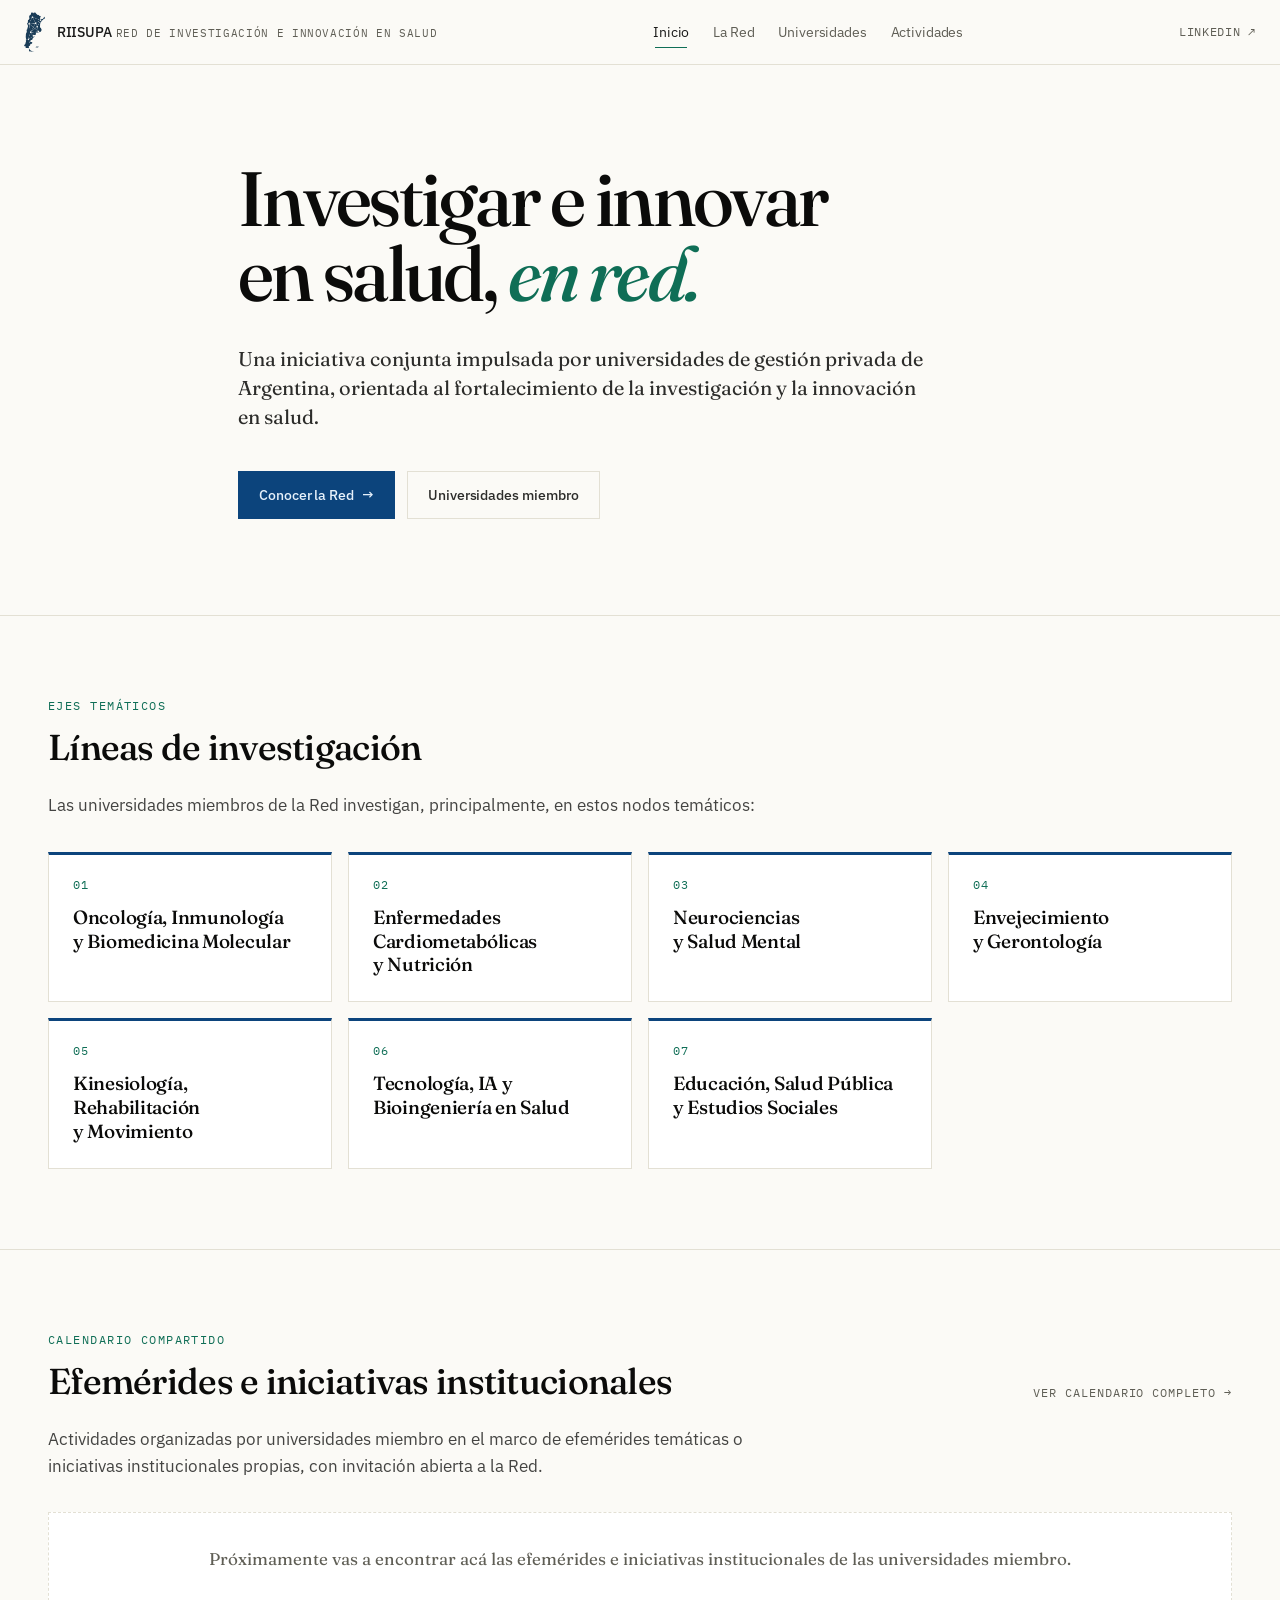
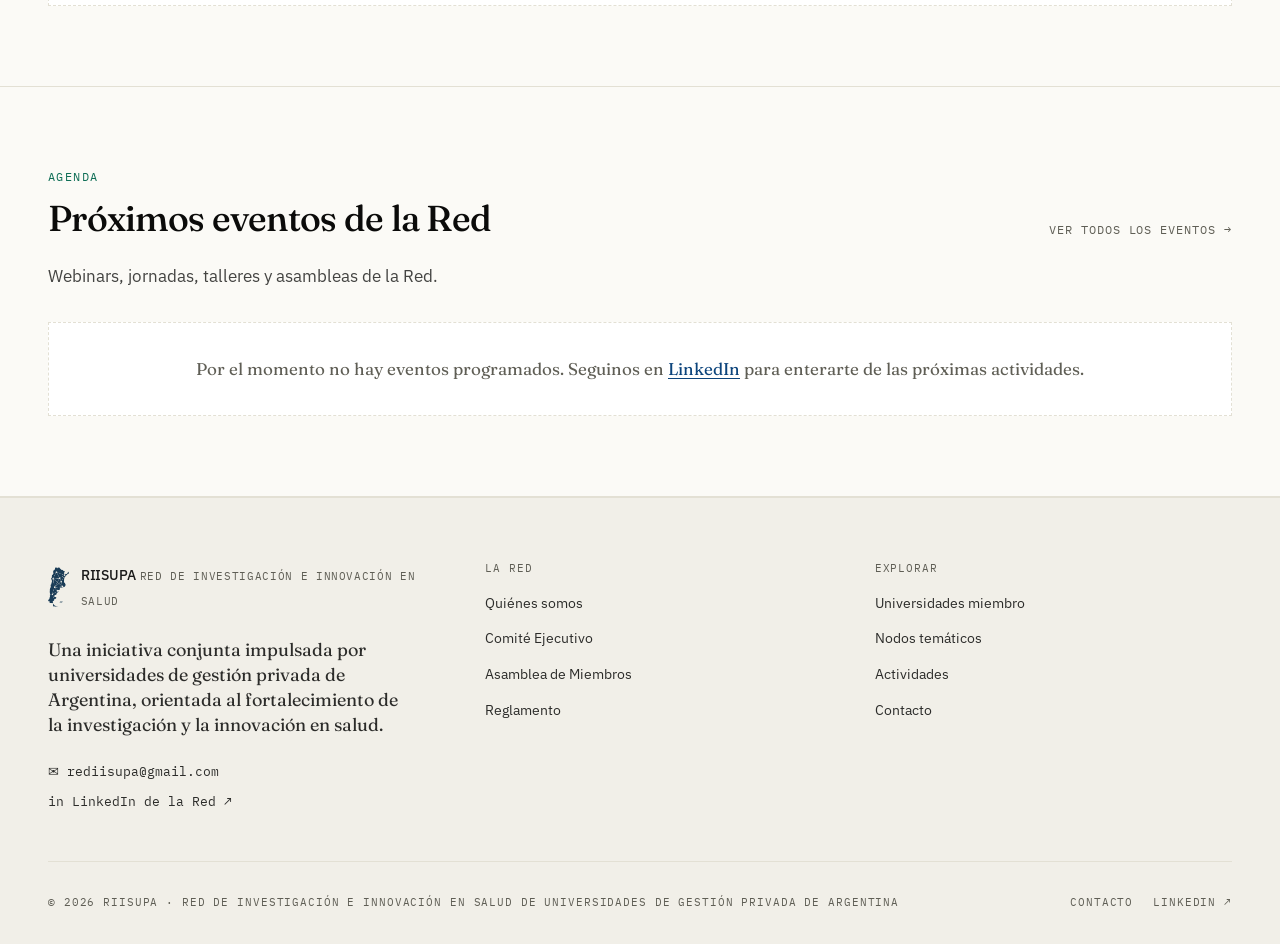
<file: index.html>
<!doctype html>
<html lang="es-AR">
<head>
  <meta charset="UTF-8" />
  <meta name="viewport" content="width=device-width, initial-scale=1.0" />
  <link rel="icon" type="image/svg+xml" href="favicon.svg" />
  <meta name="theme-color" content="#0C447C" />
  <title>RIISUPA · Investigación en Salud, en Red</title>
  <meta name="description" content="Red de Investigación e Innovación en Salud de Universidades de Gestión Privada de Argentina. Una iniciativa conjunta de 20 universidades, orientada al fortalecimiento de la investigación y la innovación en salud." />

  <meta property="og:type" content="website" />
  <meta property="og:title" content="RIISUPA · Investigación en Salud, en Red" />
  <meta property="og:description" content="Una iniciativa conjunta impulsada por universidades de gestión privada de Argentina, orientada al fortalecimiento de la investigación y la innovación en salud." />
  <meta property="og:locale" content="es_AR" />
  <meta property="og:site_name" content="RIISUPA" />

  <meta name="twitter:card" content="summary" />
  <meta name="twitter:title" content="RIISUPA · Investigación en Salud, en Red" />
  <meta name="twitter:description" content="Una iniciativa conjunta impulsada por universidades de gestión privada de Argentina, orientada al fortalecimiento de la investigación y la innovación en salud." />

  <link rel="stylesheet" href="https://fonts.googleapis.com/css2?family=Fraunces:ital,opsz,wght@0,9..144,400;0,9..144,500;0,9..144,600;1,9..144,400&family=IBM+Plex+Mono:wght@400;500&family=IBM+Plex+Sans:ital,wght@0,400;0,500;0,600;1,400&display=swap" />
  <link rel="stylesheet" href="assets/css/riisupa.css" />
</head>
<body>

  <a href="#main" class="skip-link">Saltar al contenido principal</a>

  <div data-slot="header"></div>

  <main id="main">

    <!-- HERO -------------------------------------------------------------- -->
    <section class="hero">
      <div class="container hero-inner">
        <h1 class="display-xl text-balance">
          Investigar e innovar en salud,
          <span class="italic-accent">en red.</span>
        </h1>
        <p class="lead" style="margin-top: 2rem; max-width: 720px;">
          Una iniciativa conjunta impulsada por universidades de gestión privada de Argentina, orientada al fortalecimiento de la investigación y la innovación en salud.
        </p>
        <div class="hero-cta">
          <a href="la_red.html" class="btn btn-primary">
            Conocer la Red
            <span aria-hidden="true">→</span>
          </a>
          <a href="universidades.html" class="btn btn-ghost">
            Universidades miembro
          </a>
        </div>
      </div>
    </section>

    <!-- NODOS TEMÁTICOS ---------------------------------------------------- -->
    <section class="section" id="nodos">
      <div class="container">
        <div class="section-header">
          <div>
            <p class="eyebrow">Ejes temáticos</p>
            <h2 class="display-md" style="margin-top: 0.75rem;">Líneas de investigación</h2>
          </div>
        </div>
        <p class="section-intro">
          Las universidades miembros de la Red investigan, principalmente, en estos nodos temáticos:
        </p>
        <ol class="nodos-grid" id="nodos-listado"></ol>
      </div>
    </section>

    <!-- CALENDARIO DE EFEMÉRIDES + INICIATIVAS INSTITUCIONALES ------------ -->
    <section class="section">
      <div class="container">
        <div class="section-header">
          <div>
            <p class="eyebrow">Calendario compartido</p>
            <h2 class="display-md" style="margin-top: 0.75rem;">Efemérides e iniciativas institucionales</h2>
          </div>
          <a href="eventos.html" class="section-link">Ver calendario completo →</a>
        </div>
        <p class="section-intro">
          Actividades organizadas por universidades miembro en el marco de efemérides temáticas o iniciativas institucionales propias, con invitación abierta a la Red.
        </p>
        <div id="efemerides-listado" style="display: flex; flex-direction: column; gap: 1rem;"></div>
      </div>
    </section>

    <!-- EVENTOS DE LA RED ------------------------------------------------- -->
    <section class="section">
      <div class="container">
        <div class="section-header">
          <div>
            <p class="eyebrow">Agenda</p>
            <h2 class="display-md" style="margin-top: 0.75rem;">Próximos eventos de la Red</h2>
          </div>
          <a href="eventos.html" class="section-link">Ver todos los eventos →</a>
        </div>
        <p class="section-intro">
          Webinars, jornadas, talleres y asambleas de la Red.
        </p>
        <div id="eventos-listado" style="display: flex; flex-direction: column; gap: 1rem;"></div>
      </div>
    </section>

  </main>

  <div data-slot="footer"></div>

  <script src="assets/js/data.js"></script>
  <script src="assets/js/riisupa.js"></script>
  <script>
    RIISUPA_UI.mount('inicio');

    const { escapeHTML, getUniversidad } = RIISUPA.helpers;
    const ahora = new Date();
    const CALENDARIO = ['efemeride', 'iniciativa-institucional'];

    /* -----------------------------------------------------------
       Nodos temáticos (solo el nombre de cada nodo)
       ----------------------------------------------------------- */
    document.getElementById('nodos-listado').innerHTML = RIISUPA.nodos.map((n, i) => `
      <li class="nodo-card" id="nodo-${n.id}">
        <span class="nodo-num" aria-hidden="true">${String(i + 1).padStart(2, '0')}</span>
        <h3 class="nodo-nombre">${escapeHTML(n.nombre)}</h3>
      </li>
    `).join('');

    /* -----------------------------------------------------------
       Actividades: calendario compartido + agenda de la Red
       ----------------------------------------------------------- */
    function tarjeta(e) {
      const f = RIISUPA_UI.partesFecha(e.fechaInicio);
      const organizador = e.organizador ? getUniversidad(e.organizador) : null;
      const esCalendario = CALENDARIO.includes(e.tipo);
      const dias = RIISUPA_UI.diasHasta(e.fechaInicio);
      const cuando = dias <= 0 ? 'Hoy' : dias === 1 ? 'Mañana' : `en ${dias} días`;
      return `
        <a href="eventos.html#${e.id}" class="evento-card">
          <div class="evento-fecha-block">
            <div class="evento-fecha-dia">${f.dia}</div>
            <div class="evento-fecha-mes">${f.mes}</div>
            <div class="evento-fecha-anio">${f.anio}</div>
          </div>
          <div>
            <div class="evento-body-head">
              <span class="tag ${esCalendario && e.tipo === 'efemeride' ? 'tag-accent' : 'tag-primary'}">${RIISUPA.tipoEventoLabels[e.tipo] || e.tipo}</span>
              ${!esCalendario ? `<span class="tag tag-accent">${cuando}</span>` : ''}
              ${e.modalidad ? `<span class="tag">${RIISUPA.modalidadLabels[e.modalidad] || e.modalidad}</span>` : ''}
              ${organizador ? `<span class="tag">Organiza: ${escapeHTML(organizador.sigla)}</span>` : ''}
            </div>
            <h3 class="evento-titulo">${escapeHTML(e.titulo)}</h3>
            ${e.resumen ? `<p class="evento-resumen">${escapeHTML(e.resumen)}</p>` : ''}
            <div class="evento-meta">
              <span class="evento-meta-item">${RIISUPA_UI.formatoFechaHora(e.fechaInicio)}</span>
            </div>
          </div>
        </a>
      `;
    }

    function renderLista(id, eventos, vacio) {
      document.getElementById(id).innerHTML = eventos.length
        ? eventos.map(tarjeta).join('')
        : `<p class="lista-vacia">${vacio}</p>`;
    }

    const proximos = RIISUPA.eventos
      .filter(e => RIISUPA_UI.esProximo(e, ahora))
      .sort((a, b) => RIISUPA_UI.parseFecha(a.fechaInicio) - RIISUPA_UI.parseFecha(b.fechaInicio));

    renderLista(
      'efemerides-listado',
      proximos.filter(e => CALENDARIO.includes(e.tipo)).slice(0, 4),
      'Próximamente vas a encontrar acá las efemérides e iniciativas institucionales de las universidades miembro.'
    );
    renderLista(
      'eventos-listado',
      proximos.filter(e => !CALENDARIO.includes(e.tipo)).slice(0, 4),
      `Por el momento no hay eventos programados. Seguinos en <a href="${RIISUPA.contacto.linkedin}" target="_blank" rel="noopener">LinkedIn</a> para enterarte de las próximas actividades.`
    );

    RIISUPA_UI.scrollToHash();
  </script>
</body>
</html>
</file>
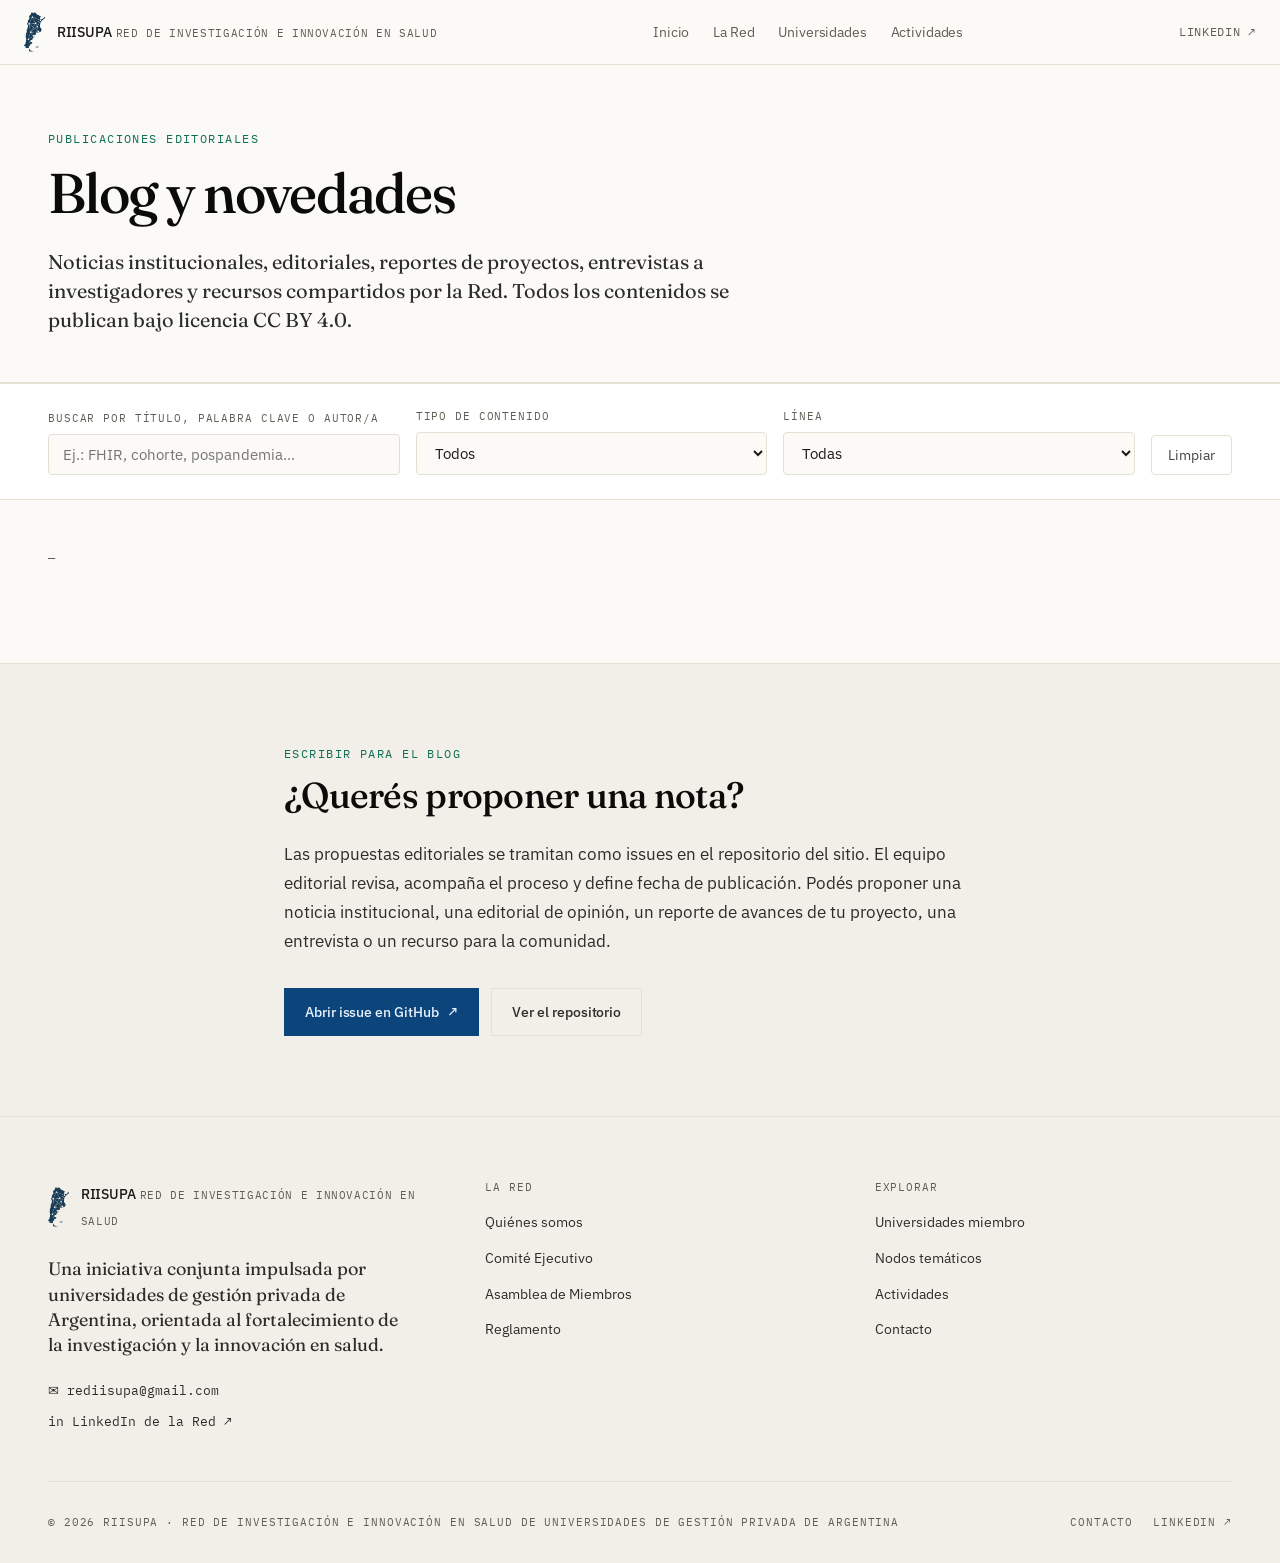
<file: blog.html>
<!doctype html>
<html lang="es-AR">
<head>
  <meta charset="UTF-8" />
  <meta name="viewport" content="width=device-width, initial-scale=1.0" />
  <link rel="icon" type="image/svg+xml" href="favicon.svg" />
  <meta name="theme-color" content="#0C447C" />
  <title>Blog y novedades · RIISUPA</title>
  <meta name="description" content="Noticias, editoriales, reportes de proyectos, entrevistas y recursos de la Red de Investigación e Innovación en Salud de Universidades de gestión Privada de Argentina." />

  <meta property="og:type" content="website" />
  <meta property="og:title" content="Blog y novedades · RIISUPA" />
  <meta property="og:description" content="Noticias, editoriales, reportes de proyectos y recursos de la Red de Investigación e Innovación en Salud de Universidades Privadas argentinas." />
  <meta property="og:locale" content="es_AR" />
  <meta property="og:site_name" content="RIISUPA" />

  <meta name="twitter:card" content="summary_large_image" />
  <meta name="twitter:title" content="Blog y novedades · RIISUPA" />
  <meta name="twitter:description" content="Noticias, editoriales, reportes de proyectos y recursos de la Red de Investigación e Innovación en Salud de Universidades Privadas argentinas." />


  <link rel="stylesheet" href="https://fonts.googleapis.com/css2?family=Fraunces:ital,opsz,wght@0,9..144,400;0,9..144,500;0,9..144,600;1,9..144,400&family=IBM+Plex+Mono:wght@400;500&family=IBM+Plex+Sans:ital,wght@0,400;0,500;0,600;1,400&display=swap" />
  <link rel="stylesheet" href="assets/css/riisupa.css" />

  <style>
    .post-feature {
      grid-column: 1 / -1;
      background: white;
      border: 1px solid var(--rule);
      padding: 2rem;
      display: grid;
      gap: 1.5rem;
      grid-template-columns: 1fr;
      text-decoration: none;
      color: inherit;
      transition: border-color 180ms ease;
    }

    .post-feature:hover {
      border-color: var(--primary-400);
      color: inherit;
    }

    @media (min-width: 768px) {
      .post-feature {
        grid-template-columns: 1fr 1fr;
        gap: 2.5rem;
        padding: 2.5rem;
      }
    }

    .post-feature-meta {
      display: flex;
      gap: 0.5rem;
      flex-wrap: wrap;
      align-items: center;
      margin-bottom: 1rem;
    }

    .post-feature h2 {
      font-family: var(--font-serif);
      font-size: clamp(1.5rem, 3vw, 2rem);
      line-height: 1.1;
      letter-spacing: -0.025em;
      font-weight: 500;
      margin: 0 0 1rem;
      color: var(--ink-900);
    }

    .post-feature p {
      font-family: var(--font-serif);
      font-size: 1.125rem;
      line-height: 1.5;
      color: var(--ink-700);
    }

    .post-feature-side {
      display: flex;
      flex-direction: column;
      justify-content: flex-end;
      gap: 1rem;
    }

    .post-card {
      background: white;
      border: 1px solid var(--rule);
      padding: 1.5rem;
      text-decoration: none;
      color: inherit;
      display: flex;
      flex-direction: column;
      transition: border-color 180ms ease;
    }

    .post-card:hover {
      border-color: var(--primary-400);
      color: inherit;
    }

    .post-card-meta {
      display: flex;
      gap: 0.5rem;
      flex-wrap: wrap;
      align-items: center;
      margin-bottom: 1rem;
    }

    .post-card h3 {
      font-family: var(--font-serif);
      font-size: 1.1875rem;
      line-height: 1.2;
      letter-spacing: -0.02em;
      font-weight: 500;
      color: var(--ink-900);
      margin: 0 0 0.75rem;
    }

    .post-card-bajada {
      font-size: 0.9375rem;
      line-height: 1.55;
      color: var(--ink-600);
      margin: 0;
      display: -webkit-box;
      -webkit-line-clamp: 3;
      -webkit-box-orient: vertical;
      overflow: hidden;
    }

    .post-card-footer {
      margin-top: auto;
      padding-top: 1.25rem;
      display: flex;
      justify-content: space-between;
      align-items: center;
      gap: 0.5rem;
    }

    .post-date {
      font-family: var(--font-mono);
      font-size: 0.6875rem;
      text-transform: uppercase;
      letter-spacing: 0.08em;
      color: var(--ink-500);
    }

    .read-time {
      font-family: var(--font-mono);
      font-size: 0.6875rem;
      color: var(--ink-500);
    }
  </style>
</head>
<body>

  <a href="#main" class="skip-link">Saltar al contenido principal</a>

  <div data-slot="header"></div>

  <main id="main">

    <header class="page-header">
      <div class="container">
        <p class="eyebrow">Publicaciones editoriales</p>
        <h1 class="display-lg text-balance">Blog y novedades</h1>
        <p class="lead">
          Noticias institucionales, editoriales, reportes de proyectos, entrevistas a investigadores y recursos compartidos por la Red. Todos los contenidos se publican bajo licencia CC BY 4.0.
        </p>
      </div>
    </header>

    <section class="filters">
      <div class="container">
        <form id="filtros-blog" style="--filter-count: 2;" class="filters-inner" onsubmit="event.preventDefault();" role="search" aria-label="Filtrar posts">
          <div class="filter-field">
            <label for="busqueda">Buscar por título, palabra clave o autor/a</label>
            <input type="search" id="busqueda" name="busqueda" placeholder="Ej.: FHIR, cohorte, pospandemia..." autocomplete="off" />
          </div>
          <div class="filter-field">
            <label for="tipo">Tipo de contenido</label>
            <select id="tipo" name="tipo">
              <option value="">Todos</option>
            </select>
          </div>
          <div class="filter-field">
            <label for="linea">Línea</label>
            <select id="linea" name="linea">
              <option value="">Todas</option>
            </select>
          </div>
          <button type="button" id="reset-filtros" class="filter-reset">Limpiar</button>
        </form>
      </div>
    </section>

    <section class="section" style="padding-top: 2rem;">
      <div class="container">
        <p class="results-meta" id="resultados-meta">—</p>
        <div class="grid" id="resultados" style="grid-template-columns: repeat(auto-fill, minmax(320px, 1fr));"></div>
      </div>
    </section>

    <section class="section" style="background: var(--surface-muted); border-bottom: 0;">
      <div class="container-narrow">
        <p class="eyebrow">Escribir para el blog</p>
        <h2 class="display-md" style="margin-top: 0.75rem;">¿Querés proponer una nota?</h2>
        <p style="margin-top: 1.5rem; font-size: 1.0625rem; line-height: 1.7; color: var(--ink-700);">
          Las propuestas editoriales se tramitan como issues en el repositorio del sitio. El equipo editorial revisa, acompaña el proceso y define fecha de publicación. Podés proponer una noticia institucional, una editorial de opinión, un reporte de avances de tu proyecto, una entrevista o un recurso para la comunidad.
        </p>
        <div style="margin-top: 2rem; display: flex; gap: 0.75rem; flex-wrap: wrap;">
          <a href="https://github.com/riisupa/riisupa.org.ar/issues/new?template=propuesta-post.yml" class="btn btn-primary">
            Abrir issue en GitHub
            <span aria-hidden="true">↗</span>
          </a>
          <a href="https://github.com/riisupa/riisupa.org.ar" class="btn btn-ghost">
            Ver el repositorio
          </a>
        </div>
      </div>
    </section>

  </main>

  <div data-slot="footer"></div>

  <script src="assets/js/data.js"></script>
  <script src="assets/js/riisupa.js"></script>
  <script>
    RIISUPA_UI.mount('blog');

    const posts = [...RIISUPA.posts].sort((a, b) => b.fechaPublicacion.localeCompare(a.fechaPublicacion));

    /* Selects */
    const tipoSelect = document.getElementById('tipo');
    const tiposUsados = [...new Set(posts.map(p => p.tipo))];
    tiposUsados.forEach(t => {
      const opt = document.createElement('option');
      opt.value = t;
      opt.textContent = RIISUPA.tipoPostLabels[t] || t;
      tipoSelect.appendChild(opt);
    });

    const lineaSelect = document.getElementById('linea');
    RIISUPA.lineas.filter(l => l.activa).forEach(l => {
      const opt = document.createElement('option');
      opt.value = l.id;
      opt.textContent = l.nombre;
      lineaSelect.appendChild(opt);
    });

    /* Separar destacados del resto */
    const destacados = posts.filter(p => p.destacado);
    const otros = posts.filter(p => !p.destacado);

    function renderAutores(post) {
      const internos = post.autores
        .map(id => RIISUPA.helpers.getInvestigador(id))
        .filter(Boolean)
        .map(i => RIISUPA.helpers.escapeHTML(i.nombre + ' ' + i.apellido));
      const externos = (post.autoresExternos || []).map(a => RIISUPA.helpers.escapeHTML(a.nombre));
      const todos = [...internos, ...externos];
      if (todos.length === 0) return 'RIISUPA';
      if (todos.length === 1) return todos[0];
      if (todos.length === 2) return todos.join(' + ');
      return todos[0] + ' y ' + (todos.length - 1) + ' más';
    }

    /* Render */
    function renderFeature(post) {
      const linea = post.linea ? RIISUPA.helpers.getLinea(post.linea) : null;
      return `
        <a href="#${post.id}" class="post-feature">
          <div>
            <div class="post-feature-meta">
              <span class="tag tag-accent">Destacado</span>
              <span class="tag">${RIISUPA.tipoPostLabels[post.tipo]}</span>
              ${linea ? `<span class="tag tag-primary">${RIISUPA.helpers.escapeHTML(linea.nombre)}</span>` : ''}
            </div>
            <h2>${RIISUPA.helpers.escapeHTML(post.titulo)}</h2>
            <p>${RIISUPA.helpers.escapeHTML(post.bajada)}</p>
          </div>
          <div class="post-feature-side">
            <div>
              <p class="metadata" style="margin-bottom: 0.375rem;">Publicado</p>
              <p style="font-family: var(--font-serif); font-size: 1.125rem; color: var(--ink-800);">${RIISUPA_UI.formatoFechaLarga(post.fechaPublicacion)}</p>
            </div>
            <div>
              <p class="metadata" style="margin-bottom: 0.375rem;">Autoría</p>
              <p style="font-size: 0.9375rem; color: var(--ink-700);">${renderAutores(post)}</p>
            </div>
            <div>
              <p class="metadata">${post.tiempoLectura} min de lectura</p>
            </div>
          </div>
        </a>
      `;
    }

    function renderCard(post) {
      const linea = post.linea ? RIISUPA.helpers.getLinea(post.linea) : null;
      return `
        <a href="#${post.id}" class="post-card" id="${post.id}">
          <div class="post-card-meta">
            <span class="tag">${RIISUPA.tipoPostLabels[post.tipo]}</span>
            ${linea ? `<span class="tag tag-primary">${RIISUPA.helpers.escapeHTML(linea.nombre)}</span>` : ''}
          </div>
          <h3>${RIISUPA.helpers.escapeHTML(post.titulo)}</h3>
          <p class="post-card-bajada">${RIISUPA.helpers.escapeHTML(post.bajada)}</p>
          <div class="post-card-footer">
            <span class="post-date">${RIISUPA_UI.formatoFechaCorta(post.fechaPublicacion)}</span>
            <span class="read-time">${post.tiempoLectura} min</span>
          </div>
        </a>
      `;
    }

    /* Filter logic */
    function filtrar(datos, state) {
      return datos.filter(p => {
        if (state.busqueda) {
          const q = RIISUPA.helpers.normalize(state.busqueda);
          const autoresNombres = p.autores.map(id => {
            const i = RIISUPA.helpers.getInvestigador(id);
            return i ? (i.nombre + ' ' + i.apellido) : '';
          }).join(' ');
          const hay = RIISUPA.helpers.normalize(
            p.titulo + ' ' + p.bajada + ' ' + p.tags.join(' ') + ' ' + autoresNombres
          );
          if (!hay.includes(q)) return false;
        }
        if (state.tipo && p.tipo !== state.tipo) return false;
        if (state.linea && p.linea !== state.linea) return false;
        return true;
      });
    }

    /* Render con feature + grid */
    function renderAll(filtrados) {
      const destacadosFiltrados = filtrados.filter(p => p.destacado);
      const otrosFiltrados = filtrados.filter(p => !p.destacado);
      const contenedor = document.getElementById('resultados');

      let html = '';
      if (destacadosFiltrados.length > 0) {
        html += renderFeature(destacadosFiltrados[0]);
      }
      destacadosFiltrados.slice(1).forEach(p => { html += renderCard(p); });
      otrosFiltrados.forEach(p => { html += renderCard(p); });

      contenedor.innerHTML = html || '<div class="empty-state" style="grid-column: 1 / -1;"><p>No hay posts que coincidan con los filtros.</p></div>';

      const metaEl = document.getElementById('resultados-meta');
      if (metaEl) metaEl.innerHTML = `<strong>${filtrados.length}</strong> de ${posts.length} publicaciones`;
    }

    /* Hook inicial */
    const selects = document.querySelectorAll('#filtros-blog select, #filtros-blog input[type="search"]');
    function aplicar() {
      const state = {};
      selects.forEach(el => { state[el.name] = el.value; });
      renderAll(filtrar(posts, state));
    }
    selects.forEach(el => el.addEventListener('input', aplicar));
    document.getElementById('reset-filtros').addEventListener('click', () => {
      selects.forEach(el => { el.value = ''; });
      aplicar();
    });
    aplicar();

    if (window.location.hash) {
      setTimeout(() => {
        const target = document.querySelector(window.location.hash);
        if (target) target.scrollIntoView({ behavior: 'smooth', block: 'start' });
      }, 100);
    }
  </script>
</body>
</html>
</file>
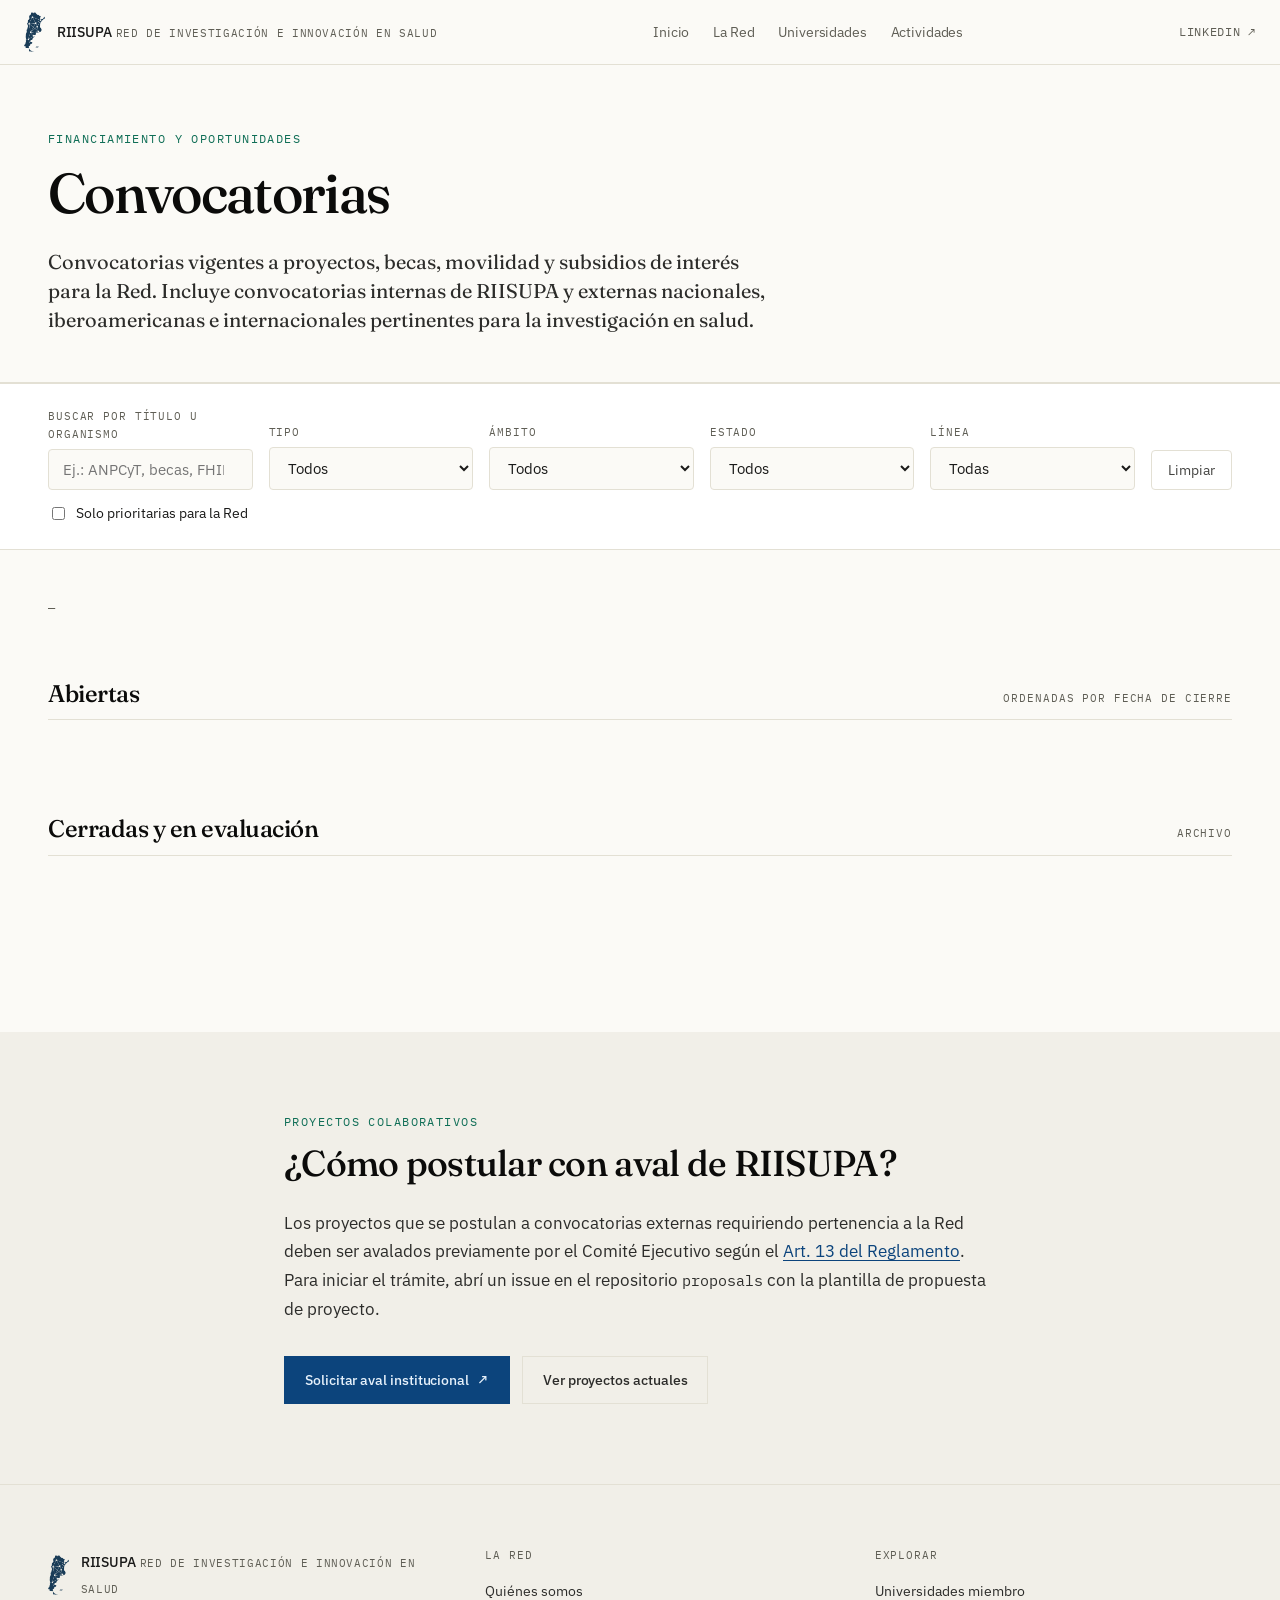
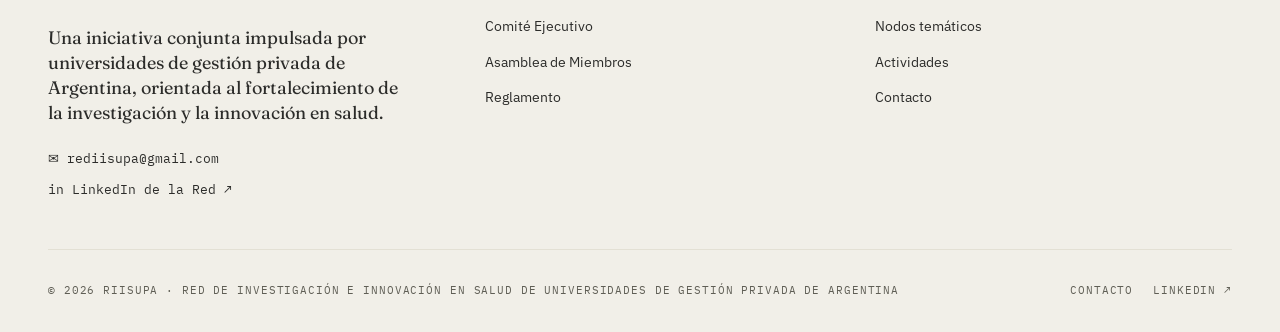
<file: convocatorias.html>
<!doctype html>
<html lang="es-AR">
<head>
  <meta charset="UTF-8" />
  <meta name="viewport" content="width=device-width, initial-scale=1.0" />
  <link rel="icon" type="image/svg+xml" href="favicon.svg" />
  <meta name="theme-color" content="#0C447C" />
  <title>Convocatorias · RIISUPA</title>
  <meta name="description" content="Convocatorias a proyectos, becas, movilidad y financiamiento. Nacionales, internacionales e iberoamericanas, con foco en salud e investigación colaborativa." />

  <meta property="og:type" content="website" />
  <meta property="og:title" content="Convocatorias · RIISUPA" />
  <meta property="og:description" content="Convocatorias abiertas a proyectos, becas y movilidad en investigación en salud. Oportunidades nacionales, iberoamericanas e internacionales." />
  <meta property="og:locale" content="es_AR" />
  <meta property="og:site_name" content="RIISUPA" />

  <meta name="twitter:card" content="summary_large_image" />
  <meta name="twitter:title" content="Convocatorias · RIISUPA" />
  <meta name="twitter:description" content="Convocatorias abiertas a proyectos, becas y movilidad en investigación en salud. Oportunidades nacionales, iberoamericanas e internacionales." />


  <link rel="stylesheet" href="https://fonts.googleapis.com/css2?family=Fraunces:ital,opsz,wght@0,9..144,400;0,9..144,500;0,9..144,600;1,9..144,400&family=IBM+Plex+Mono:wght@400;500&family=IBM+Plex+Sans:ital,wght@0,400;0,500;0,600;1,400&display=swap" />
  <link rel="stylesheet" href="assets/css/riisupa.css" />

  <style>
    .conv-card {
      background: white;
      border: 1px solid var(--rule);
      padding: 1.75rem;
      display: grid;
      gap: 1.25rem;
      grid-template-columns: 1fr;
      text-decoration: none;
      color: inherit;
      transition: border-color 180ms ease;
    }

    @media (min-width: 768px) {
      .conv-card {
        grid-template-columns: 1fr 240px;
        gap: 2rem;
      }
    }

    .conv-card:hover {
      border-color: var(--primary-400);
      color: inherit;
    }

    .conv-card.prioritaria {
      border-left: 3px solid var(--accent-600);
    }

    .conv-header {
      display: flex;
      gap: 0.5rem;
      flex-wrap: wrap;
      align-items: center;
      margin-bottom: 0.75rem;
    }

    .conv-titulo {
      font-family: var(--font-serif);
      font-size: 1.25rem;
      line-height: 1.2;
      letter-spacing: -0.02em;
      color: var(--ink-900);
      font-weight: 500;
      margin: 0 0 0.5rem;
    }

    .conv-organismo {
      font-family: var(--font-mono);
      font-size: 0.75rem;
      text-transform: uppercase;
      letter-spacing: 0.06em;
      color: var(--ink-600);
      margin: 0 0 1rem;
    }

    .conv-descripcion {
      font-size: 0.9375rem;
      line-height: 1.55;
      color: var(--ink-700);
      margin: 0;
      display: -webkit-box;
      -webkit-line-clamp: 3;
      -webkit-box-orient: vertical;
      overflow: hidden;
    }

    .conv-aside {
      background: var(--surface-muted);
      padding: 1.25rem;
      display: flex;
      flex-direction: column;
      gap: 1rem;
    }

    .conv-aside-block {
      display: flex;
      flex-direction: column;
      gap: 0.25rem;
    }

    .conv-aside-block dt {
      font-family: var(--font-mono);
      font-size: 0.6875rem;
      text-transform: uppercase;
      letter-spacing: 0.08em;
      color: var(--ink-500);
      margin: 0;
    }

    .conv-aside-block dd {
      margin: 0;
      font-family: var(--font-serif);
      font-size: 1.0625rem;
      color: var(--ink-800);
      line-height: 1.2;
    }

    .conv-deadline {
      background: var(--accent-50);
      padding: 0.625rem 0.875rem;
      margin: 0;
    }

    .conv-deadline.urgente {
      background: var(--amber-50);
    }

    .conv-deadline.vencido {
      background: var(--surface-muted);
    }

    .conv-deadline-dias {
      font-family: var(--font-mono);
      font-size: 0.75rem;
      color: var(--accent-800);
      font-weight: 500;
      letter-spacing: 0.02em;
    }

    .conv-deadline.urgente .conv-deadline-dias {
      color: var(--amber-800);
    }

    .conv-deadline.vencido .conv-deadline-dias {
      color: var(--ink-500);
    }

    .conv-meta {
      margin-top: 1rem;
      padding-top: 0.875rem;
      border-top: 1px solid var(--rule);
      display: flex;
      gap: 1.25rem;
      flex-wrap: wrap;
      align-items: center;
    }

    .conv-meta-item {
      display: flex;
      align-items: center;
      gap: 0.375rem;
      font-family: var(--font-mono);
      font-size: 0.6875rem;
      text-transform: uppercase;
      letter-spacing: 0.06em;
      color: var(--ink-500);
    }

    .conv-meta-link {
      margin-left: auto;
      font-family: var(--font-mono);
      font-size: 0.75rem;
      text-transform: uppercase;
      letter-spacing: 0.06em;
      color: var(--primary-800);
      text-decoration: none;
    }

    .section-divider-conv {
      margin: 3rem 0 2rem;
      padding-bottom: 0.75rem;
      border-bottom: 1px solid var(--ink-200);
      display: flex;
      align-items: baseline;
      justify-content: space-between;
      gap: 1rem;
      flex-wrap: wrap;
    }

    .section-divider-conv h2 {
      font-family: var(--font-serif);
      font-size: 1.5rem;
      font-weight: 500;
      letter-spacing: -0.02em;
      margin: 0;
    }

    .prioritaria-badge {
      background: var(--accent-600);
      color: white;
      padding: 0.125rem 0.625rem;
      font-family: var(--font-mono);
      font-size: 0.625rem;
      text-transform: uppercase;
      letter-spacing: 0.08em;
      font-weight: 500;
      border-radius: 999px;
    }
  </style>
</head>
<body>

  <a href="#main" class="skip-link">Saltar al contenido principal</a>

  <div data-slot="header"></div>

  <main id="main">

    <header class="page-header">
      <div class="container">
        <p class="eyebrow">Financiamiento y oportunidades</p>
        <h1 class="display-lg text-balance">Convocatorias</h1>
        <p class="lead">
          Convocatorias vigentes a proyectos, becas, movilidad y subsidios de interés para la Red. Incluye convocatorias internas de RIISUPA y externas nacionales, iberoamericanas e internacionales pertinentes para la investigación en salud.
        </p>
      </div>
    </header>

    <section class="filters">
      <div class="container">
        <form id="filtros-conv" style="--filter-count: 4;" class="filters-inner" onsubmit="event.preventDefault();" role="search" aria-label="Filtrar convocatorias">
          <div class="filter-field">
            <label for="busqueda">Buscar por título u organismo</label>
            <input type="search" id="busqueda" name="busqueda" placeholder="Ej.: ANPCyT, becas, FHIR..." autocomplete="off" />
          </div>
          <div class="filter-field">
            <label for="tipo">Tipo</label>
            <select id="tipo" name="tipo">
              <option value="">Todos</option>
            </select>
          </div>
          <div class="filter-field">
            <label for="ambito">Ámbito</label>
            <select id="ambito" name="ambito">
              <option value="">Todos</option>
            </select>
          </div>
          <div class="filter-field">
            <label for="estado">Estado</label>
            <select id="estado" name="estado">
              <option value="">Todos</option>
            </select>
          </div>
          <div class="filter-field">
            <label for="linea">Línea</label>
            <select id="linea" name="linea">
              <option value="">Todas</option>
            </select>
          </div>
          <button type="button" id="reset-filtros" class="filter-reset">Limpiar</button>
        </form>
        <div style="padding-top: 0.75rem; display: flex; gap: 1rem; flex-wrap: wrap; align-items: center; font-size: 0.875rem;">
          <label style="display: inline-flex; align-items: center; gap: 0.5rem; cursor: pointer;">
            <input type="checkbox" id="solo-prioritarias" />
            <span>Solo prioritarias para la Red</span>
          </label>
        </div>
      </div>
    </section>

    <section class="section" style="padding-top: 2rem; border-bottom: 0;">
      <div class="container">
        <p class="results-meta" id="resultados-meta">—</p>

        <div id="seccion-abiertas">
          <div class="section-divider-conv">
            <h2>Abiertas</h2>
            <span class="metadata">Ordenadas por fecha de cierre</span>
          </div>
          <div id="resultados-abiertas" style="display: flex; flex-direction: column; gap: 1rem;"></div>
        </div>

        <div id="seccion-cerradas" style="margin-top: 4rem;">
          <div class="section-divider-conv">
            <h2>Cerradas y en evaluación</h2>
            <span class="metadata">Archivo</span>
          </div>
          <div id="resultados-cerradas" style="display: flex; flex-direction: column; gap: 1rem;"></div>
        </div>
      </div>
    </section>

    <section class="section" style="background: var(--surface-muted); border-bottom: 0; margin-top: 4rem;">
      <div class="container-narrow">
        <p class="eyebrow">Proyectos colaborativos</p>
        <h2 class="display-md" style="margin-top: 0.75rem;">¿Cómo postular con aval de RIISUPA?</h2>
        <p style="margin-top: 1.5rem; font-size: 1.0625rem; line-height: 1.7; color: var(--ink-700);">
          Los proyectos que se postulan a convocatorias externas requiriendo pertenencia a la Red deben ser avalados previamente por el Comité Ejecutivo según el <a href="reglamento.html#articulo-13">Art. 13 del Reglamento</a>. Para iniciar el trámite, abrí un issue en el repositorio <code style="font-family: var(--font-mono); font-size: 0.9375rem;">proposals</code> con la plantilla de propuesta de proyecto.
        </p>
        <div style="margin-top: 2rem; display: flex; gap: 0.75rem; flex-wrap: wrap;">
          <a href="https://github.com/riisupa/proposals/issues/new?template=propuesta-proyecto.yml" class="btn btn-primary">
            Solicitar aval institucional
            <span aria-hidden="true">↗</span>
          </a>
          <a href="proyectos.html" class="btn btn-ghost">
            Ver proyectos actuales
          </a>
        </div>
      </div>
    </section>

  </main>

  <div data-slot="footer"></div>

  <script src="assets/js/data.js"></script>
  <script src="assets/js/riisupa.js"></script>
  <script>
    RIISUPA_UI.mount('convocatorias');

    const convocatorias = [...RIISUPA.convocatorias];

    /* Selects */
    const tipoSelect = document.getElementById('tipo');
    [...new Set(convocatorias.map(c => c.tipo))].forEach(t => {
      const opt = document.createElement('option');
      opt.value = t;
      opt.textContent = RIISUPA.tipoConvocatoriaLabels[t] || t;
      tipoSelect.appendChild(opt);
    });

    const ambitoSelect = document.getElementById('ambito');
    [...new Set(convocatorias.map(c => c.ambito))].forEach(a => {
      const opt = document.createElement('option');
      opt.value = a;
      opt.textContent = RIISUPA.ambitoLabels[a] || a;
      ambitoSelect.appendChild(opt);
    });

    const estadoSelect = document.getElementById('estado');
    [...new Set(convocatorias.map(c => c.estado))].forEach(e => {
      const opt = document.createElement('option');
      opt.value = e;
      opt.textContent = RIISUPA.estadoConvocatoriaLabels[e] || e;
      estadoSelect.appendChild(opt);
    });

    const lineaSelect = document.getElementById('linea');
    RIISUPA.lineas.filter(l => l.activa).forEach(l => {
      const opt = document.createElement('option');
      opt.value = l.id;
      opt.textContent = l.nombre;
      lineaSelect.appendChild(opt);
    });

    /* Render */
    function formatoMonto(monto, moneda) {
      if (!monto) return '—';
      return new Intl.NumberFormat('es-AR', {
        style: 'currency',
        currency: moneda,
        maximumFractionDigits: 0,
      }).format(monto);
    }

    function renderConvocatoria(c) {
      const diasRestantes = RIISUPA_UI.diasHasta(c.fechaCierre);
      const esAbierta = c.estado === 'abierta' && diasRestantes >= 0;

      let deadlineClass = '';
      let deadlineText = '';
      if (diasRestantes < 0) {
        deadlineClass = 'vencido';
        deadlineText = 'Cerrada';
      } else if (diasRestantes === 0) {
        deadlineClass = 'urgente';
        deadlineText = 'Cierra hoy';
      } else if (diasRestantes === 1) {
        deadlineClass = 'urgente';
        deadlineText = 'Cierra mañana';
      } else if (diasRestantes <= 14) {
        deadlineClass = 'urgente';
        deadlineText = `Cierra en ${diasRestantes} días`;
      } else {
        deadlineText = `Cierra en ${diasRestantes} días`;
      }

      const ambitoTag = c.ambito === 'internacional' || c.ambito === 'iberoamericano' ? 'tag tag-primary' : 'tag';

      return `
        <article class="conv-card ${c.prioritariaParaRed ? 'prioritaria' : ''}" id="${c.id}">
          <div>
            <div class="conv-header">
              <span class="tag tag-primary">${RIISUPA.tipoConvocatoriaLabels[c.tipo]}</span>
              <span class="${ambitoTag}">${RIISUPA.ambitoLabels[c.ambito]}</span>
              ${c.prioritariaParaRed ? '<span class="prioritaria-badge">Prioritaria</span>' : ''}
              <span class="tag">${RIISUPA.estadoConvocatoriaLabels[c.estado]}</span>
            </div>
            <h3 class="conv-titulo">${RIISUPA.helpers.escapeHTML(c.titulo)}</h3>
            <p class="conv-organismo">${RIISUPA.helpers.escapeHTML(c.organismo)}</p>
            <p class="conv-descripcion">${RIISUPA.helpers.escapeHTML(c.descripcion)}</p>

            <div class="conv-meta">
              <span class="conv-meta-item">Apertura: ${RIISUPA_UI.formatoFechaCorta(c.fechaApertura)}</span>
              <span class="conv-meta-item">Cierre: ${RIISUPA_UI.formatoFechaCorta(c.fechaCierre)}</span>
              <a href="${c.linkOficial}" target="_blank" rel="noopener" class="conv-meta-link">Sitio oficial ↗</a>
            </div>
          </div>

          <aside class="conv-aside">
            <div class="conv-deadline ${deadlineClass}">
              <p class="conv-deadline-dias">${deadlineText}</p>
            </div>

            ${c.montoMaximo ? `
              <div class="conv-aside-block">
                <dt>Monto máximo</dt>
                <dd>${formatoMonto(c.montoMaximo, c.moneda)}</dd>
              </div>
            ` : ''}

            ${c.duracionMaxima ? `
              <div class="conv-aside-block">
                <dt>Duración</dt>
                <dd>${RIISUPA.helpers.escapeHTML(c.duracionMaxima)}</dd>
              </div>
            ` : ''}

            <div class="conv-aside-block">
              <dt>Fuente</dt>
              <dd style="font-size: 0.875rem; font-family: var(--font-sans);">${RIISUPA.helpers.escapeHTML(c.fuente)}</dd>
            </div>
          </aside>
        </article>
      `;
    }

    function filtrar(datos, state) {
      const soloPrior = document.getElementById('solo-prioritarias').checked;
      return datos.filter(c => {
        if (state.busqueda) {
          const q = RIISUPA.helpers.normalize(state.busqueda);
          const hay = RIISUPA.helpers.normalize(
            c.titulo + ' ' + c.organismo + ' ' + c.fuente + ' ' + c.descripcion
          );
          if (!hay.includes(q)) return false;
        }
        if (state.tipo && c.tipo !== state.tipo) return false;
        if (state.ambito && c.ambito !== state.ambito) return false;
        if (state.estado && c.estado !== state.estado) return false;
        if (state.linea && !c.lineas.includes(state.linea)) return false;
        if (soloPrior && !c.prioritariaParaRed) return false;
        return true;
      });
    }

    function renderAll(filtrados) {
      const abiertas = filtrados
        .filter(c => c.estado === 'abierta' && RIISUPA_UI.diasHasta(c.fechaCierre) >= 0)
        .sort((a, b) => new Date(a.fechaCierre) - new Date(b.fechaCierre));
      const otras = filtrados
        .filter(c => !(c.estado === 'abierta' && RIISUPA_UI.diasHasta(c.fechaCierre) >= 0))
        .sort((a, b) => new Date(b.fechaCierre) - new Date(a.fechaCierre));

      const abiertasEl = document.getElementById('resultados-abiertas');
      const cerradasEl = document.getElementById('resultados-cerradas');
      const seccionCerradas = document.getElementById('seccion-cerradas');

      abiertasEl.innerHTML = abiertas.length
        ? abiertas.map(renderConvocatoria).join('')
        : '<p style="padding: 2rem; text-align: center; color: var(--ink-500); font-family: var(--font-serif); font-size: 1.0625rem; background: white; border: 1px dashed var(--ink-200);">Sin convocatorias abiertas que coincidan con los filtros.</p>';

      cerradasEl.innerHTML = otras.length
        ? otras.map(renderConvocatoria).join('')
        : '<p style="padding: 2rem; text-align: center; color: var(--ink-500); font-family: var(--font-serif); font-size: 1.0625rem; background: white; border: 1px dashed var(--ink-200);">Sin convocatorias en el archivo.</p>';

      seccionCerradas.style.display = otras.length > 0 ? 'block' : 'none';

      const metaEl = document.getElementById('resultados-meta');
      if (metaEl) metaEl.innerHTML = `<strong>${abiertas.length}</strong> abiertas · <strong>${otras.length}</strong> cerradas/evaluación · de ${convocatorias.length} totales`;
    }

    const selects = document.querySelectorAll('#filtros-conv select, #filtros-conv input[type="search"]');
    function aplicar() {
      const state = {};
      selects.forEach(el => { state[el.name] = el.value; });
      renderAll(filtrar(convocatorias, state));
    }
    selects.forEach(el => el.addEventListener('input', aplicar));
    document.getElementById('solo-prioritarias').addEventListener('change', aplicar);
    document.getElementById('reset-filtros').addEventListener('click', () => {
      selects.forEach(el => { el.value = ''; });
      document.getElementById('solo-prioritarias').checked = false;
      aplicar();
    });
    aplicar();

    if (window.location.hash) {
      setTimeout(() => {
        const target = document.querySelector(window.location.hash);
        if (target) target.scrollIntoView({ behavior: 'smooth', block: 'start' });
      }, 100);
    }
  </script>
</body>
</html>
</file>
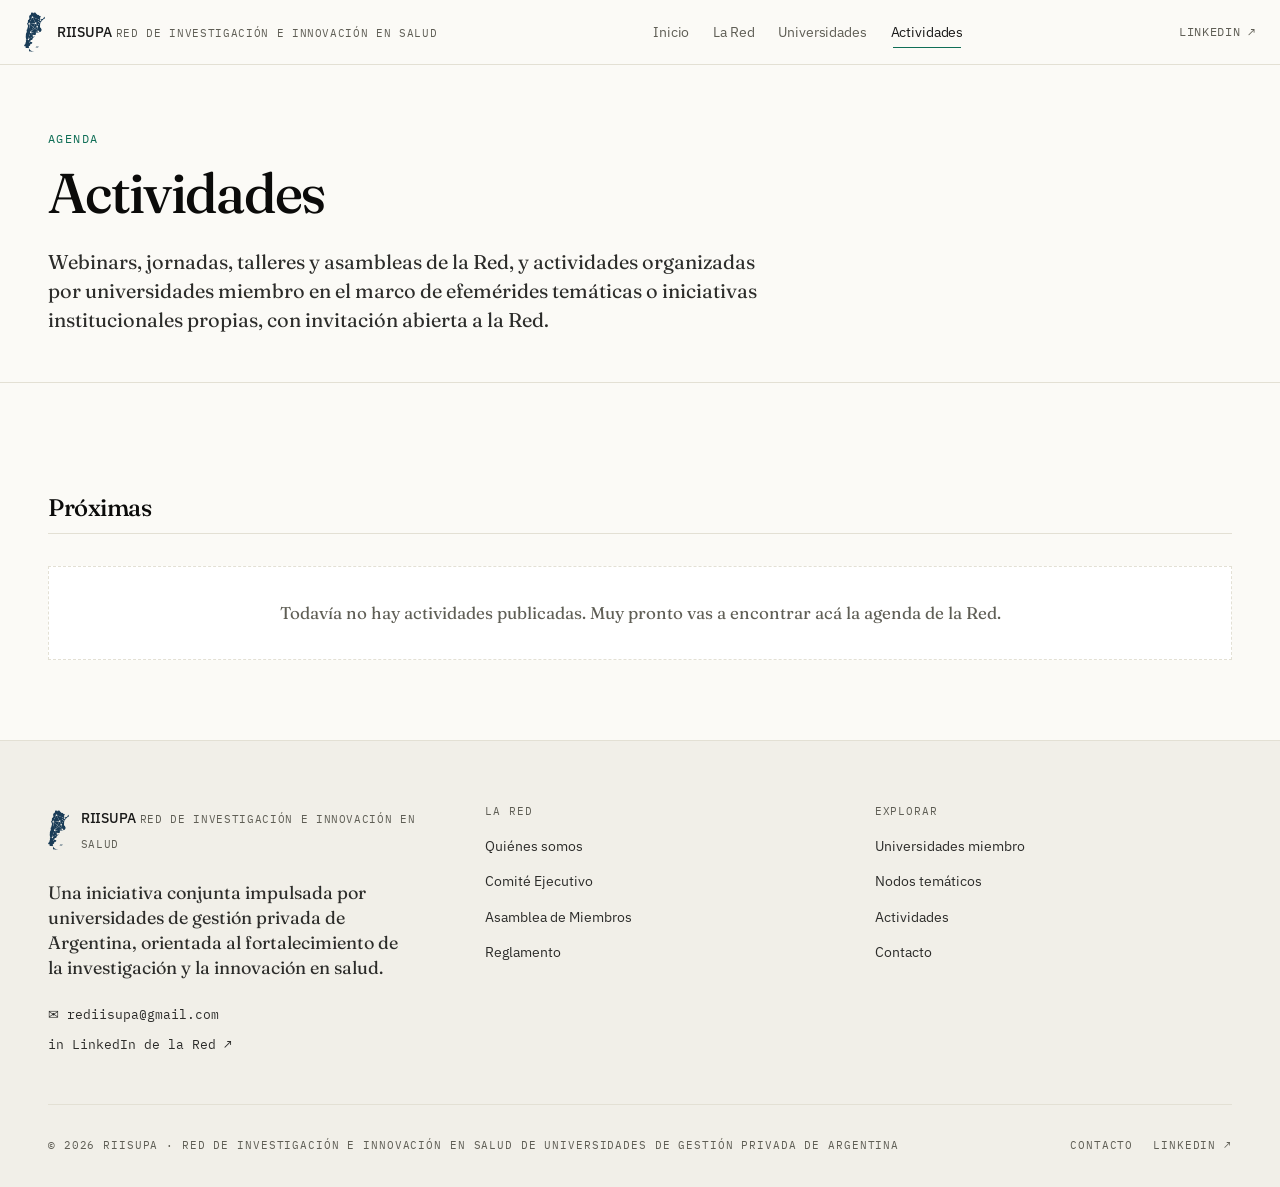
<file: eventos.html>
<!doctype html>
<html lang="es-AR">
<head>
  <meta charset="UTF-8" />
  <meta name="viewport" content="width=device-width, initial-scale=1.0" />
  <link rel="icon" type="image/svg+xml" href="favicon.svg" />
  <meta name="theme-color" content="#0C447C" />
  <title>Actividades · RIISUPA</title>
  <meta name="description" content="Agenda de RIISUPA: webinars, jornadas, talleres y asambleas de la Red, y efemérides e iniciativas institucionales de las universidades miembro." />

  <meta property="og:type" content="website" />
  <meta property="og:title" content="Actividades · RIISUPA" />
  <meta property="og:description" content="Agenda de RIISUPA: webinars, jornadas, talleres y asambleas de la Red, y efemérides e iniciativas institucionales de las universidades miembro." />
  <meta property="og:locale" content="es_AR" />
  <meta property="og:site_name" content="RIISUPA" />

  <meta name="twitter:card" content="summary" />
  <meta name="twitter:title" content="Actividades · RIISUPA" />
  <meta name="twitter:description" content="Agenda de RIISUPA: webinars, jornadas, talleres y asambleas de la Red, y efemérides e iniciativas institucionales de las universidades miembro." />

  <link rel="stylesheet" href="https://fonts.googleapis.com/css2?family=Fraunces:ital,opsz,wght@0,9..144,400;0,9..144,500;0,9..144,600;1,9..144,400&family=IBM+Plex+Mono:wght@400;500&family=IBM+Plex+Sans:ital,wght@0,400;0,500;0,600;1,400&display=swap" />
  <link rel="stylesheet" href="assets/css/riisupa.css" />
</head>
<body>

  <a href="#main" class="skip-link">Saltar al contenido principal</a>

  <div data-slot="header"></div>

  <main id="main">

    <header class="page-header">
      <div class="container">
        <p class="eyebrow">Agenda</p>
        <h1 class="display-lg text-balance">Actividades</h1>
        <p class="lead">
          Webinars, jornadas, talleres y asambleas de la Red, y actividades organizadas por universidades miembro en el marco de efemérides temáticas o iniciativas institucionales propias, con invitación abierta a la Red.
        </p>
      </div>
    </header>

    <section class="filters" id="filtros-bloque" hidden>
      <div class="container">
        <form id="filtros-eventos" style="--filter-count: 3;" class="filters-inner" onsubmit="event.preventDefault();" role="search" aria-label="Filtrar actividades">
          <div class="filter-field">
            <label for="busqueda">Buscar por título o palabra clave</label>
            <input type="search" id="busqueda" name="busqueda" placeholder="Ej.: salud mental, jornada..." autocomplete="off" />
          </div>
          <div class="filter-field">
            <label for="tipo">Tipo</label>
            <select id="tipo" name="tipo">
              <option value="">Todos</option>
            </select>
          </div>
          <div class="filter-field">
            <label for="modalidad">Modalidad</label>
            <select id="modalidad" name="modalidad">
              <option value="">Todas</option>
            </select>
          </div>
          <button type="button" id="reset-filtros" class="filter-reset">Limpiar</button>
        </form>
      </div>
    </section>

    <section class="section" style="padding-top: 2rem; border-bottom: 0;">
      <div class="container">
        <p class="results-meta" id="resultados-meta"></p>

        <div id="seccion-proximos">
          <div class="section-divider-eventos">
            <h2>Próximas</h2>
          </div>
          <div id="resultados-proximos" style="display: flex; flex-direction: column; gap: 1rem;"></div>
        </div>

        <div id="seccion-pasados" style="margin-top: 4rem;" hidden>
          <div class="section-divider-eventos">
            <h2>Archivo</h2>
            <span class="metadata">Actividades realizadas</span>
          </div>
          <div id="resultados-pasados" style="display: flex; flex-direction: column; gap: 1rem;"></div>
        </div>
      </div>
    </section>

  </main>

  <div data-slot="footer"></div>

  <script src="assets/js/data.js"></script>
  <script src="assets/js/riisupa.js"></script>
  <script>
    RIISUPA_UI.mount('eventos');

    const { escapeHTML, normalize, getUniversidad } = RIISUPA.helpers;
    const eventos = [...RIISUPA.eventos];
    const ahora = new Date();
    const linkStyle = 'font-family: var(--font-mono); font-size: 0.75rem; text-transform: uppercase; letter-spacing: 0.06em; color: var(--primary-800);';

    /* Opciones de filtros a partir de los datos cargados */
    function llenarSelect(id, valores, labels) {
      const select = document.getElementById(id);
      [...new Set(valores.filter(Boolean))].forEach(v => {
        const opt = document.createElement('option');
        opt.value = v;
        opt.textContent = labels[v] || v;
        select.appendChild(opt);
      });
    }
    llenarSelect('tipo', eventos.map(e => e.tipo), RIISUPA.tipoEventoLabels);
    llenarSelect('modalidad', eventos.map(e => e.modalidad), RIISUPA.modalidadLabels);

    function renderEvento(e, esPasado) {
      const f = RIISUPA_UI.partesFecha(e.fechaInicio);
      const organizador = e.organizador ? getUniversidad(e.organizador) : null;

      let badgeDias = '';
      if (!esPasado) {
        const dias = RIISUPA_UI.diasHasta(e.fechaInicio);
        const label = dias <= 0 ? 'Hoy' : dias === 1 ? 'Mañana' : `en ${dias} días`;
        badgeDias = `<span class="dias-restantes ${dias <= 14 ? 'urgente' : ''}">${label}</span>`;
      }

      const acciones = [];
      if (!esPasado && e.linkInscripcion) acciones.push(`<a href="${e.linkInscripcion}" target="_blank" rel="noopener" style="${linkStyle}">Inscribirse ↗</a>`);
      if (esPasado && e.linkVideo) acciones.push(`<a href="${e.linkVideo}" target="_blank" rel="noopener" style="${linkStyle}">Ver grabación ↗</a>`);
      if (esPasado && e.linkMateriales) acciones.push(`<a href="${e.linkMateriales}" target="_blank" rel="noopener" style="${linkStyle}">Materiales ↗</a>`);

      return `
        <article class="evento-card" id="${e.id}">
          <div class="evento-fecha-block ${esPasado ? 'pasado' : ''}">
            <div class="evento-fecha-dia">${f.dia}</div>
            <div class="evento-fecha-mes">${f.mes}</div>
            <div class="evento-fecha-anio">${f.anio}</div>
          </div>
          <div>
            <div class="evento-body-head">
              <span class="tag tag-primary">${RIISUPA.tipoEventoLabels[e.tipo] || escapeHTML(e.tipo)}</span>
              ${e.modalidad ? `<span class="tag">${RIISUPA.modalidadLabels[e.modalidad] || escapeHTML(e.modalidad)}</span>` : ''}
              ${!esPasado && e.estado === 'confirmado' ? '<span class="tag tag-accent">Confirmado</span>' : ''}
              ${badgeDias}
            </div>
            <h3 class="evento-titulo">${escapeHTML(e.titulo)}</h3>
            ${e.resumen ? `<p class="evento-resumen">${escapeHTML(e.resumen)}</p>` : ''}
            <div class="evento-meta">
              <span class="evento-meta-item">${RIISUPA_UI.formatoFechaHora(e.fechaInicio)}</span>
              ${e.duracionMinutos ? `<span class="evento-meta-item">${e.duracionMinutos} minutos</span>` : ''}
              ${e.ubicacion ? `<span class="evento-meta-item">${escapeHTML(e.ubicacion)}</span>` : ''}
              ${organizador ? `<span class="evento-meta-item">Organiza: ${escapeHTML(organizador.sigla)}</span>` : ''}
              ${acciones.length ? `<span style="margin-left: auto;">${acciones.join(' · ')}</span>` : ''}
            </div>
          </div>
        </article>
      `;
    }

    function filtrar(datos, state) {
      return datos.filter(e => {
        if (state.busqueda) {
          const q = normalize(state.busqueda);
          if (!normalize(e.titulo + ' ' + (e.resumen || '')).includes(q)) return false;
        }
        if (state.tipo && e.tipo !== state.tipo) return false;
        if (state.modalidad && e.modalidad !== state.modalidad) return false;
        return true;
      });
    }

    function renderAll(filtrados) {
      const porFecha = (a, b) => RIISUPA_UI.parseFecha(a.fechaInicio) - RIISUPA_UI.parseFecha(b.fechaInicio);
      const proximos = filtrados.filter(e => RIISUPA_UI.esProximo(e, ahora)).sort(porFecha);
      const pasados = filtrados.filter(e => !RIISUPA_UI.esProximo(e, ahora) && e.estado !== 'cancelado').sort((a, b) => porFecha(b, a));

      const vacio = eventos.length === 0
        ? 'Todavía no hay actividades publicadas. Muy pronto vas a encontrar acá la agenda de la Red.'
        : 'No hay actividades próximas que coincidan con la búsqueda.';
      document.getElementById('resultados-proximos').innerHTML = proximos.length
        ? proximos.map(e => renderEvento(e, false)).join('')
        : `<p class="lista-vacia">${vacio}</p>`;

      document.getElementById('resultados-pasados').innerHTML = pasados.map(e => renderEvento(e, true)).join('');
      document.getElementById('seccion-pasados').hidden = pasados.length === 0;

      document.getElementById('resultados-meta').innerHTML = eventos.length
        ? `<strong>${proximos.length}</strong> próximas · <strong>${pasados.length}</strong> en archivo`
        : '';
    }

    /* Los filtros solo se muestran cuando hay actividades cargadas */
    document.getElementById('filtros-bloque').hidden = eventos.length === 0;

    const selects = document.querySelectorAll('#filtros-eventos select, #filtros-eventos input[type="search"]');
    function aplicar() {
      const state = {};
      selects.forEach(el => { state[el.name] = el.value; });
      renderAll(filtrar(eventos, state));
    }
    selects.forEach(el => el.addEventListener('input', aplicar));
    document.getElementById('reset-filtros').addEventListener('click', () => {
      selects.forEach(el => { el.value = ''; });
      aplicar();
    });
    aplicar();

    RIISUPA_UI.scrollToHash();
  </script>
</body>
</html>
</file>
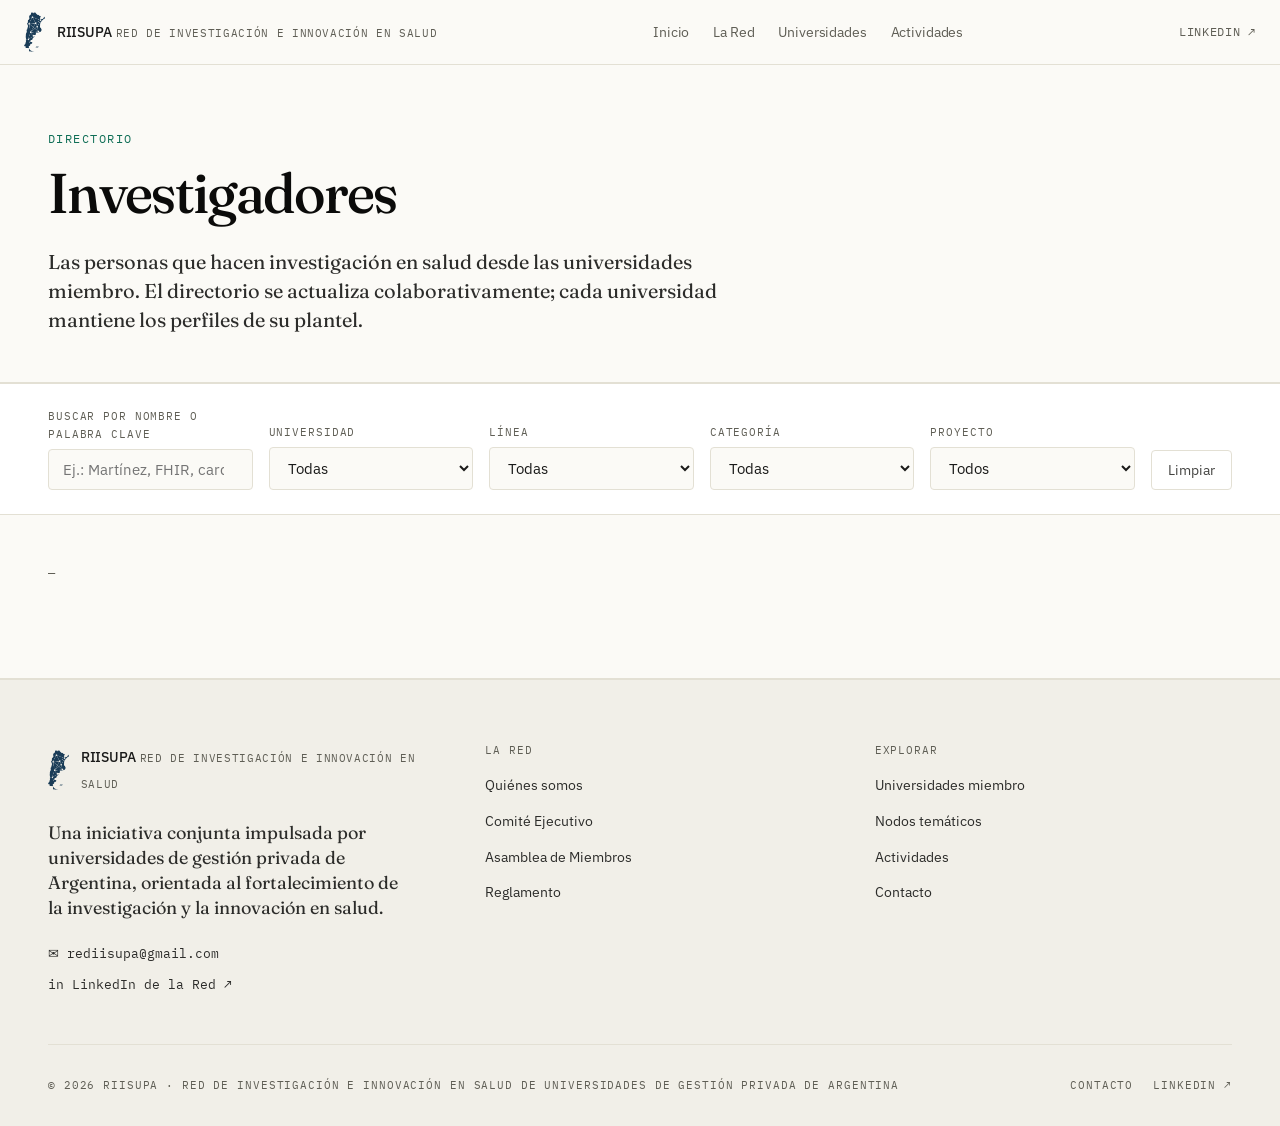
<file: investigadores.html>
<!doctype html>
<html lang="es-AR">
<head>
  <meta charset="UTF-8" />
  <meta name="viewport" content="width=device-width, initial-scale=1.0" />
  <link rel="icon" type="image/svg+xml" href="favicon.svg" />
  <meta name="theme-color" content="#0C447C" />
  <title>Investigadores · RIISUPA</title>
  <meta name="description" content="Directorio de investigadores de las universidades miembros de RIISUPA con filtros por universidad, línea temática y proyecto." />

  <meta property="og:type" content="website" />
  <meta property="og:title" content="Investigadores · RIISUPA" />
  <meta property="og:description" content="Directorio de investigadores de las universidades miembros de RIISUPA, con filtros por universidad, línea temática y proyecto." />
  <meta property="og:locale" content="es_AR" />
  <meta property="og:site_name" content="RIISUPA" />

  <meta name="twitter:card" content="summary_large_image" />
  <meta name="twitter:title" content="Investigadores · RIISUPA" />
  <meta name="twitter:description" content="Directorio de investigadores de las universidades miembros de RIISUPA, con filtros por universidad, línea temática y proyecto." />


  <link rel="stylesheet" href="https://fonts.googleapis.com/css2?family=Fraunces:ital,opsz,wght@0,9..144,400;0,9..144,500;0,9..144,600;1,9..144,400&family=IBM+Plex+Mono:wght@400;500&family=IBM+Plex+Sans:ital,wght@0,400;0,500;0,600;1,400&display=swap" />
  <link rel="stylesheet" href="assets/css/riisupa.css" />
</head>
<body>

  <a href="#main" class="skip-link">Saltar al contenido principal</a>

  <div data-slot="header"></div>

  <main id="main">

    <header class="page-header">
      <div class="container">
        <p class="eyebrow">Directorio</p>
        <h1 class="display-lg text-balance">Investigadores</h1>
        <p class="lead">
          Las personas que hacen investigación en salud desde las universidades miembro. El directorio se actualiza colaborativamente; cada universidad mantiene los perfiles de su plantel.
        </p>
      </div>
    </header>

    <section class="filters">
      <div class="container">
        <form id="filtros-investigadores" style="--filter-count: 4;" class="filters-inner" onsubmit="event.preventDefault();" role="search" aria-label="Filtrar investigadores">
          <div class="filter-field">
            <label for="busqueda">Buscar por nombre o palabra clave</label>
            <input type="search" id="busqueda" name="busqueda" placeholder="Ej.: Martínez, FHIR, cardiología..." autocomplete="off" />
          </div>
          <div class="filter-field">
            <label for="universidad">Universidad</label>
            <select id="universidad" name="universidad">
              <option value="">Todas</option>
            </select>
          </div>
          <div class="filter-field">
            <label for="linea">Línea</label>
            <select id="linea" name="linea">
              <option value="">Todas</option>
            </select>
          </div>
          <div class="filter-field">
            <label for="categoria">Categoría</label>
            <select id="categoria" name="categoria">
              <option value="">Todas</option>
            </select>
          </div>
          <div class="filter-field">
            <label for="proyecto">Proyecto</label>
            <select id="proyecto" name="proyecto">
              <option value="">Todos</option>
            </select>
          </div>
          <button type="button" id="reset-filtros" class="filter-reset">Limpiar</button>
        </form>
      </div>
    </section>

    <section class="section" style="padding-top: 2rem;">
      <div class="container">
        <p class="results-meta" id="resultados-meta">—</p>
        <div class="grid" id="resultados" style="grid-template-columns: repeat(auto-fill, minmax(320px, 1fr));"></div>
      </div>
    </section>

  </main>

  <div data-slot="footer"></div>

  <script src="assets/js/data.js"></script>
  <script src="assets/js/riisupa.js"></script>
  <script>
    RIISUPA_UI.mount('investigadores');

    const activos = RIISUPA.investigadores.filter(i => i.activo);

    /* Populate selects */
    const uniSelect = document.getElementById('universidad');
    [...RIISUPA.universidades].sort((a, b) => a.sigla.localeCompare(b.sigla)).forEach(u => {
      const opt = document.createElement('option');
      opt.value = u.id;
      opt.textContent = u.sigla + ' — ' + u.nombre;
      uniSelect.appendChild(opt);
    });

    const lineaSelect = document.getElementById('linea');
    RIISUPA.lineas.filter(l => l.activa).forEach(l => {
      const opt = document.createElement('option');
      opt.value = l.id;
      opt.textContent = l.nombre;
      lineaSelect.appendChild(opt);
    });

    const catSelect = document.getElementById('categoria');
    const categoriasUsadas = [...new Set(activos.map(i => i.categoria))];
    categoriasUsadas.forEach(c => {
      const opt = document.createElement('option');
      opt.value = c;
      opt.textContent = RIISUPA.categoriaLabels[c] || c;
      catSelect.appendChild(opt);
    });

    const proySelect = document.getElementById('proyecto');
    RIISUPA.proyectos.forEach(p => {
      const opt = document.createElement('option');
      opt.value = p.id;
      opt.textContent = p.titulo.length > 70 ? p.titulo.slice(0, 67) + '…' : p.titulo;
      proySelect.appendChild(opt);
    });

    /* Card render */
    function renderInvestigador(inv) {
      const inicial = (inv.nombre[0] + inv.apellido[0]).toUpperCase();
      const afiliaciones = inv.universidades
        .map(id => RIISUPA.helpers.getUniversidad(id))
        .filter(Boolean)
        .map(u => `<li style="font-size: 0.875rem; color: var(--ink-700);">${RIISUPA.helpers.escapeHTML(u.nombre)} <small style="color: var(--ink-500);">(${RIISUPA.helpers.escapeHTML(u.sigla)})</small></li>`)
        .join('');
      const lineasLabels = inv.lineas
        .map(id => RIISUPA.helpers.getLinea(id))
        .filter(Boolean)
        .map(l => `<span class="tag tag-primary">${RIISUPA.helpers.escapeHTML(l.nombre)}</span>`)
        .join('');
      const proyectosIP = RIISUPA.proyectos.filter(p => p.investigadorPrincipal === inv.id).length;
      const orcid = inv.orcid ? `<a href="https://orcid.org/${inv.orcid}" target="_blank" rel="noopener" style="font-family: var(--font-mono); font-size: 0.75rem;">ORCID ↗</a>` : '';
      return `
        <article class="card" id="${inv.id}">
          <div style="display: flex; gap: 1rem; align-items: flex-start;">
            <div class="card-avatar" aria-hidden="true">${inicial}</div>
            <div style="flex: 1; min-width: 0;">
              <h3 class="card-title" style="font-size: 1.125rem;">${RIISUPA.helpers.escapeHTML(inv.nombre)} ${RIISUPA.helpers.escapeHTML(inv.apellido)}</h3>
              <p style="margin: 0.25rem 0 0; font-size: 0.875rem; color: var(--ink-600);">${RIISUPA.helpers.escapeHTML(inv.cargo)}</p>
              <p class="metadata" style="margin-top: 0.5rem;">${RIISUPA.categoriaLabels[inv.categoria]}</p>
            </div>
          </div>

          <div style="margin-top: 1.25rem; padding-top: 1rem; border-top: 1px solid var(--rule);">
            <p class="metadata">Afiliación</p>
            <ul style="list-style: none; padding: 0; margin: 0.5rem 0 0; display: flex; flex-direction: column; gap: 0.25rem;">
              ${afiliaciones}
            </ul>
          </div>

          ${lineasLabels ? `<div class="card-tags">${lineasLabels}</div>` : ''}

          <div style="margin-top: 1rem; padding-top: 1rem; border-top: 1px solid var(--rule); display: flex; justify-content: space-between; align-items: center; gap: 0.5rem;">
            <span class="metadata">${proyectosIP > 0 ? 'Lidera ' + proyectosIP + ' proyecto' + (proyectosIP === 1 ? '' : 's') : 'Participante'}</span>
            ${orcid}
          </div>
        </article>
      `;
    }

    /* Filter logic */
    function filtrar(datos, state) {
      return datos.filter(inv => {
        if (state.busqueda) {
          const q = RIISUPA.helpers.normalize(state.busqueda);
          const hay = RIISUPA.helpers.normalize(
            inv.nombre + ' ' + inv.apellido + ' ' + inv.cargo + ' ' + inv.palabrasClave.join(' ') + ' ' + inv.bio
          );
          if (!hay.includes(q)) return false;
        }
        if (state.universidad && !inv.universidades.includes(state.universidad)) return false;
        if (state.linea && !inv.lineas.includes(state.linea)) return false;
        if (state.categoria && inv.categoria !== state.categoria) return false;
        if (state.proyecto) {
          const proy = RIISUPA.helpers.getProyecto(state.proyecto);
          if (!proy) return false;
          const involved = proy.investigadorPrincipal === inv.id;
          if (!involved) return false;
        }
        return true;
      });
    }

    RIISUPA_UI.initFiltros({
      filtrosId: 'filtros-investigadores',
      resultadosId: 'resultados',
      metaId: 'resultados-meta',
      resetId: 'reset-filtros',
      datos: activos.sort((a, b) => a.apellido.localeCompare(b.apellido)),
      filtrar,
      render: renderInvestigador,
      etiquetaResultado: 'investigadores',
    });

    if (window.location.hash) {
      setTimeout(() => {
        const target = document.querySelector(window.location.hash);
        if (target) target.scrollIntoView({ behavior: 'smooth', block: 'start' });
      }, 100);
    }
  </script>
</body>
</html>
</file>
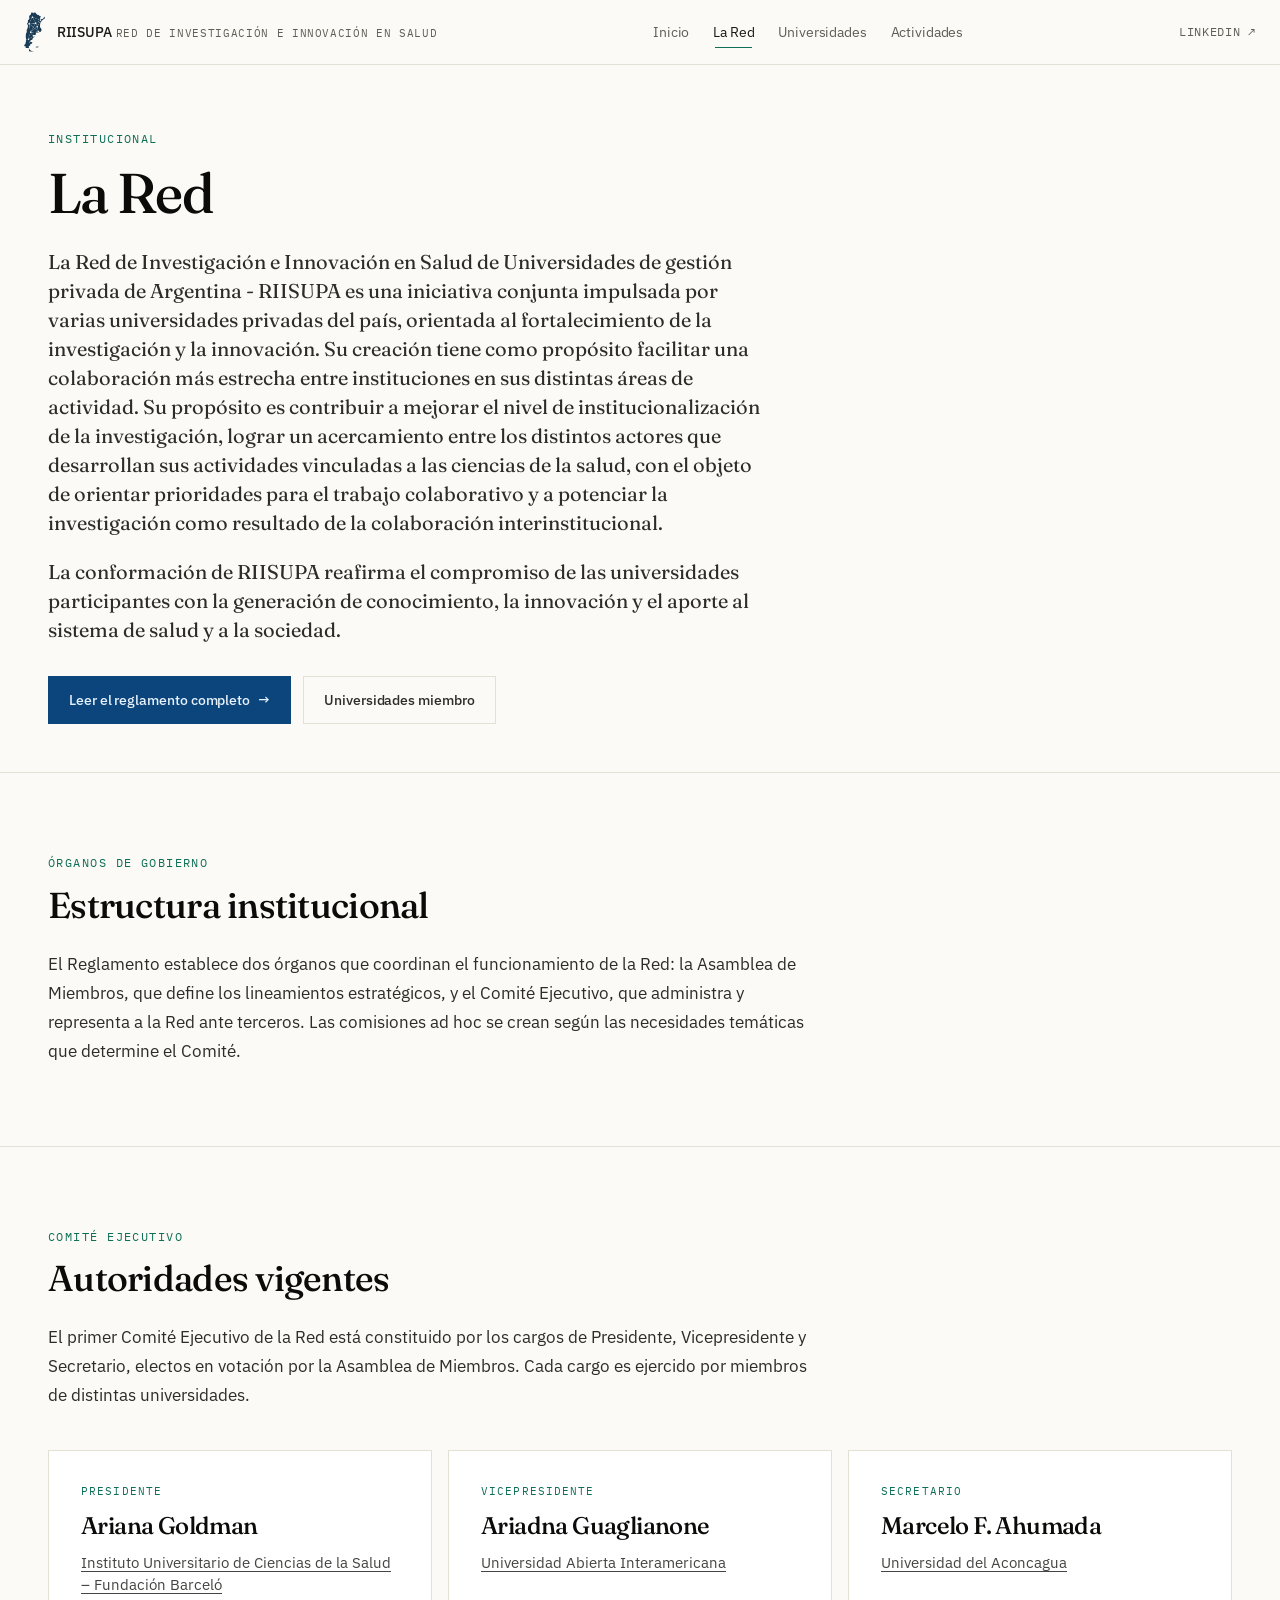
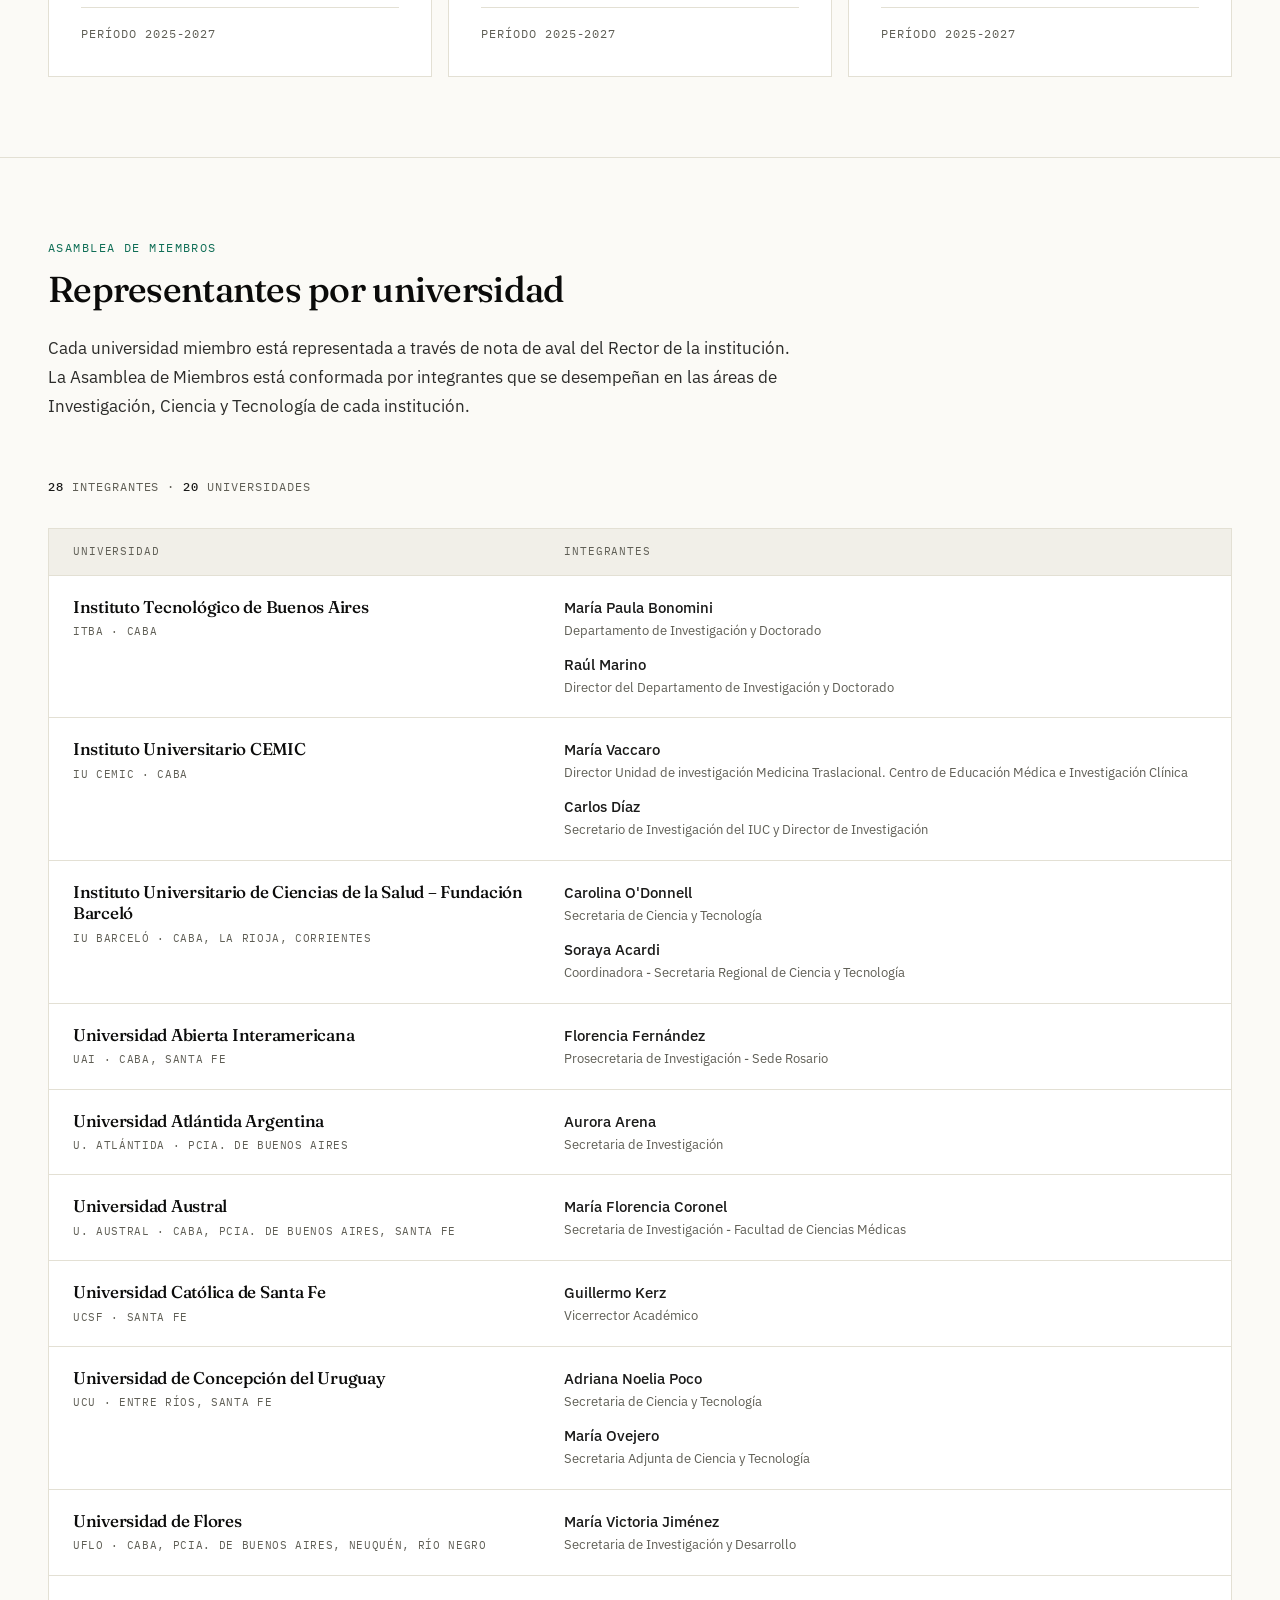
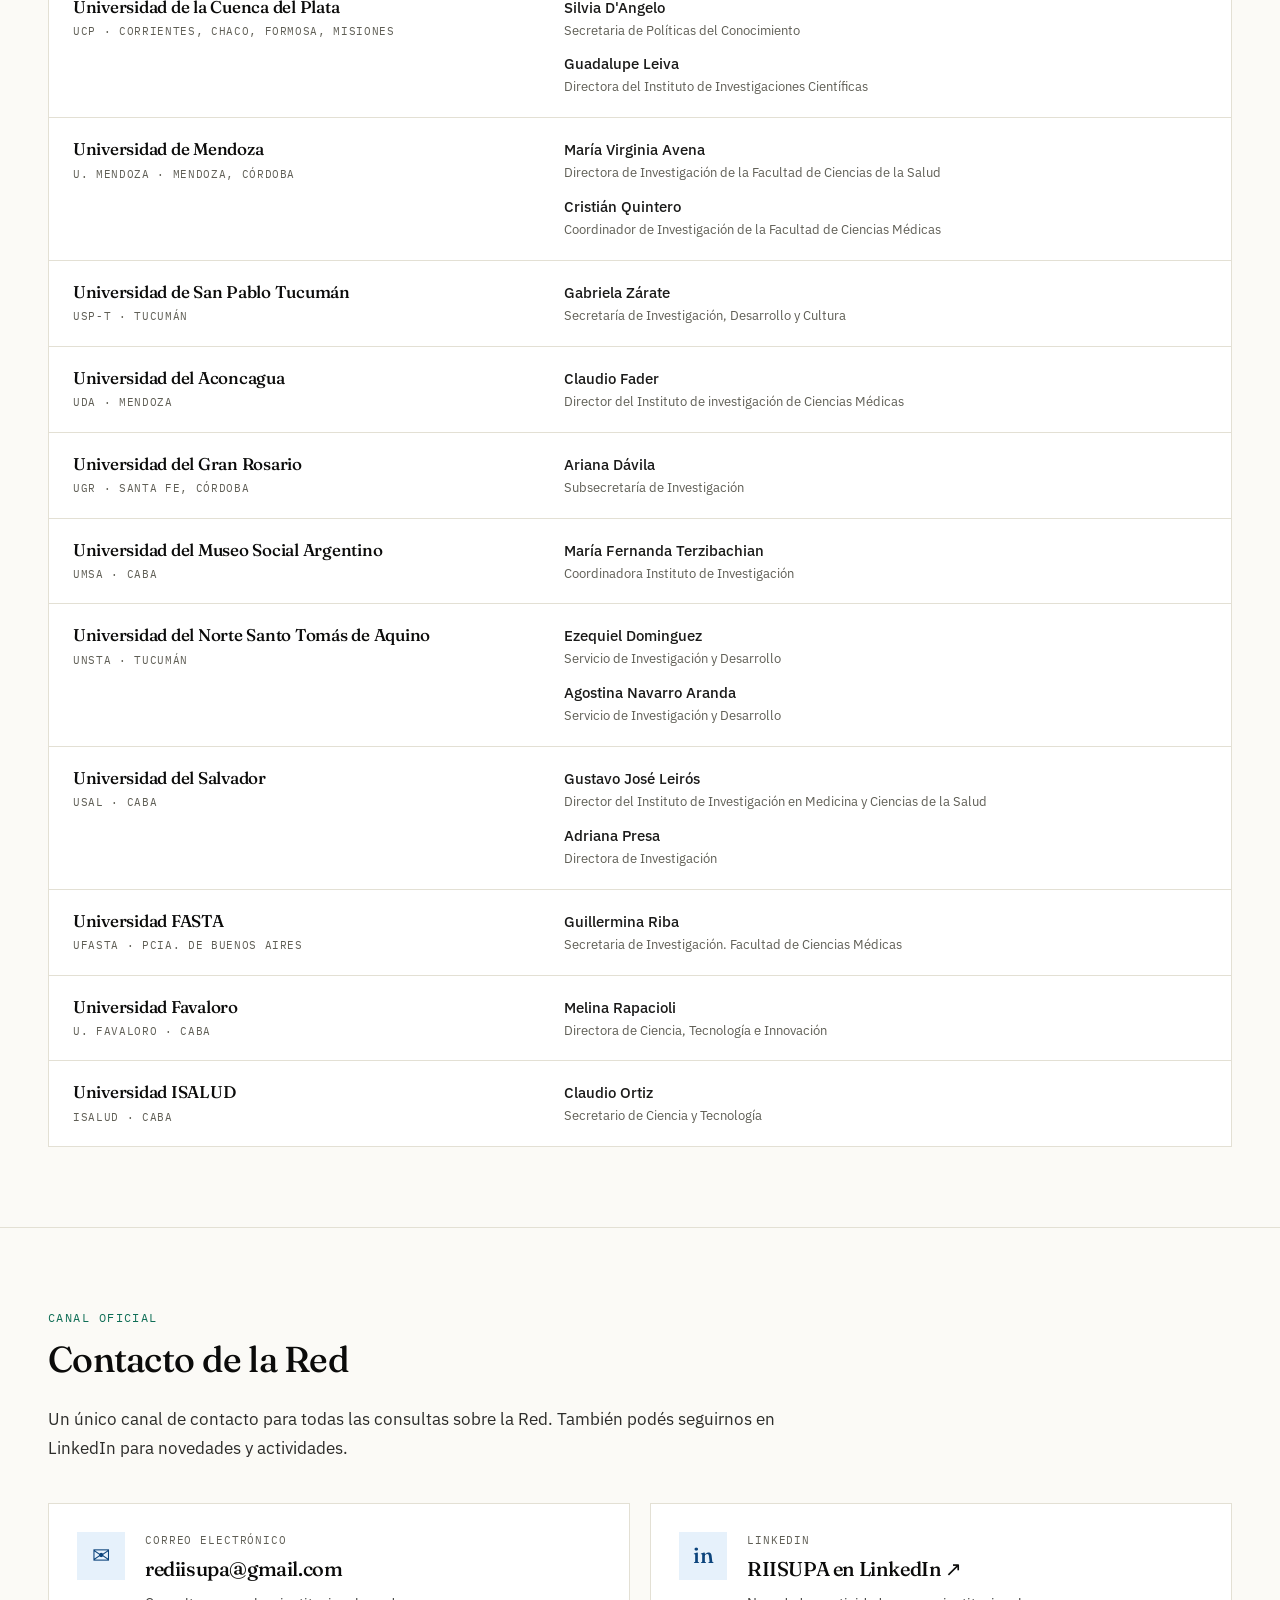
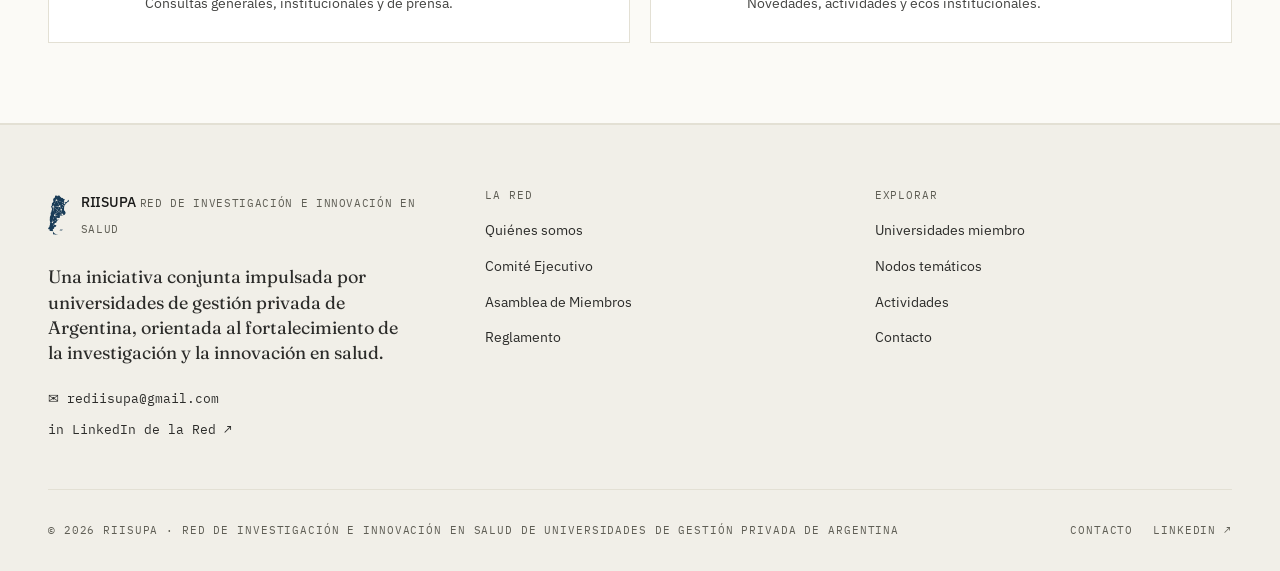
<file: la_red.html>
<!doctype html>
<html lang="es-AR">
<head>
  <meta charset="UTF-8" />
  <meta name="viewport" content="width=device-width, initial-scale=1.0" />
  <link rel="icon" type="image/svg+xml" href="favicon.svg" />
  <meta name="theme-color" content="#0C447C" />
  <title>La Red · RIISUPA</title>
  <meta name="description" content="Qué es RIISUPA, su estructura institucional, el Comité Ejecutivo, los integrantes de la Asamblea de Miembros por universidad y el canal de contacto oficial de la Red." />

  <meta property="og:type" content="website" />
  <meta property="og:title" content="La Red · RIISUPA" />
  <meta property="og:description" content="Qué es RIISUPA, su estructura institucional, el Comité Ejecutivo y los integrantes de la Asamblea de Miembros por universidad." />
  <meta property="og:locale" content="es_AR" />
  <meta property="og:site_name" content="RIISUPA" />

  <meta name="twitter:card" content="summary" />
  <meta name="twitter:title" content="La Red · RIISUPA" />
  <meta name="twitter:description" content="Qué es RIISUPA, su estructura institucional, el Comité Ejecutivo y los integrantes de la Asamblea de Miembros por universidad." />

  <link rel="stylesheet" href="https://fonts.googleapis.com/css2?family=Fraunces:ital,opsz,wght@0,9..144,400;0,9..144,500;0,9..144,600;1,9..144,400&family=IBM+Plex+Mono:wght@400;500&family=IBM+Plex+Sans:ital,wght@0,400;0,500;0,600;1,400&display=swap" />
  <link rel="stylesheet" href="assets/css/riisupa.css" />

  <style>
    .texto-institucional {
      max-width: 760px;
      margin-top: 1.5rem;
      font-size: 1.0625rem;
      line-height: 1.7;
      color: var(--ink-700);
    }

    .page-header .lead + .lead { margin-top: 1.25rem; }

    /* Comité Ejecutivo */
    .autoridades-grid {
      display: grid;
      gap: 1rem;
      grid-template-columns: repeat(auto-fit, minmax(260px, 1fr));
      margin-top: 2.5rem;
    }

    .autoridad-card {
      background: var(--surface-raised);
      border: 1px solid var(--rule);
      padding: 2rem;
      display: flex;
      flex-direction: column;
      gap: 0.75rem;
    }

    .autoridad-role {
      font-family: var(--font-mono);
      font-size: 0.6875rem;
      text-transform: uppercase;
      letter-spacing: 0.1em;
      color: var(--accent-600);
      margin: 0;
    }

    .autoridad-nombre {
      font-family: var(--font-serif);
      font-size: 1.5rem;
      line-height: 1.15;
      letter-spacing: -0.025em;
      color: var(--ink-900);
      font-weight: 500;
      margin: 0;
    }

    .autoridad-uni {
      font-size: 0.9375rem;
      line-height: 1.45;
      color: var(--ink-600);
      margin: 0;
    }

    .autoridad-uni a { color: inherit; }
    .autoridad-uni a:hover { color: var(--primary-800); }

    .autoridad-periodo {
      margin-top: auto;
      padding-top: 1rem;
      border-top: 1px solid var(--rule);
      font-family: var(--font-mono);
      font-size: 0.75rem;
      text-transform: uppercase;
      letter-spacing: 0.08em;
      color: var(--ink-500);
    }

    /* Asamblea de Miembros */
    .asamblea-table {
      background: var(--surface-raised);
      border: 1px solid var(--rule);
      margin-top: 1rem;
    }

    .asamblea-row {
      display: grid;
      grid-template-columns: 1fr;
      gap: 0.875rem;
      padding: 1.25rem 1.5rem;
      border-bottom: 1px solid var(--rule);
      scroll-margin-top: 5rem;
    }

    .asamblea-row:last-child { border-bottom: 0; }

    .asamblea-header { display: none; }

    @media (min-width: 768px) {
      .asamblea-row {
        grid-template-columns: 5fr 7fr;
        gap: 2rem;
        align-items: start;
      }

      .asamblea-header {
        display: grid;
        background: var(--surface-muted);
        border-bottom: 1px solid var(--ink-200);
        padding-top: 0.875rem;
        padding-bottom: 0.875rem;
      }
    }

    .col-label {
      font-family: var(--font-mono);
      font-size: 0.6875rem;
      text-transform: uppercase;
      letter-spacing: 0.08em;
      color: var(--ink-500);
      margin: 0;
    }

    .asamblea-uni-nombre {
      font-family: var(--font-serif);
      font-size: 1.0625rem;
      line-height: 1.25;
      letter-spacing: -0.015em;
      color: var(--ink-900);
      font-weight: 500;
      margin: 0;
    }

    .asamblea-uni-nombre a {
      color: inherit;
      text-decoration: none;
    }

    .asamblea-uni-nombre a:hover { color: var(--primary-800); }

    .asamblea-uni-sedes {
      font-family: var(--font-mono);
      font-size: 0.6875rem;
      text-transform: uppercase;
      letter-spacing: 0.06em;
      line-height: 1.5;
      color: var(--ink-500);
      margin: 0.375rem 0 0;
    }

    .integrantes-lista {
      list-style: none;
      margin: 0;
      padding: 0;
      display: grid;
      gap: 0.75rem;
    }

    .rep-nombre {
      font-size: 0.9375rem;
      font-weight: 500;
      color: var(--ink-800);
      margin: 0;
    }

    .rep-cargo {
      font-size: 0.8125rem;
      line-height: 1.45;
      color: var(--ink-500);
      margin: 0.125rem 0 0;
    }

    /* Contacto */
    .contacto-canales {
      margin-top: 2.5rem;
      display: grid;
      gap: 1.25rem;
      grid-template-columns: 1fr;
    }

    @media (min-width: 768px) {
      .contacto-canales { grid-template-columns: 1fr 1fr; }
    }

    .contacto-canal-card {
      display: grid;
      grid-template-columns: auto 1fr;
      gap: 1.25rem;
      padding: 1.75rem;
      background: var(--surface-raised);
      border: 1px solid var(--rule);
      text-decoration: none;
      color: inherit;
      transition: border-color 180ms ease;
      align-items: start;
    }

    .contacto-canal-card:hover { border-color: var(--primary-400); color: inherit; }

    .contacto-canal-icon {
      width: 48px;
      height: 48px;
      display: flex;
      align-items: center;
      justify-content: center;
      background: var(--primary-50);
      color: var(--primary-800);
      font-family: var(--font-serif);
      font-size: 1.375rem;
      font-weight: 500;
    }

    .contacto-canal-label {
      font-family: var(--font-mono);
      font-size: 0.6875rem;
      text-transform: uppercase;
      letter-spacing: 0.08em;
      color: var(--ink-500);
      margin: 0;
    }

    .contacto-canal-value {
      font-family: var(--font-serif);
      font-size: 1.25rem;
      color: var(--ink-900);
      font-weight: 500;
      margin: 0.25rem 0 0.5rem;
      letter-spacing: -0.02em;
      word-break: break-word;
    }

    .contacto-canal-hint {
      font-size: 0.875rem;
      color: var(--ink-600);
      margin: 0;
      line-height: 1.5;
    }
  </style>
</head>
<body>

  <a href="#main" class="skip-link">Saltar al contenido principal</a>

  <div data-slot="header"></div>

  <main id="main">

    <header class="page-header">
      <div class="container">
        <p class="eyebrow">Institucional</p>
        <h1 class="display-lg text-balance">La Red</h1>
        <p class="lead">
          La Red de Investigación e Innovación en Salud de Universidades de gestión privada de Argentina - RIISUPA es una iniciativa conjunta impulsada por varias universidades privadas del país, orientada al fortalecimiento de la investigación y la innovación. Su creación tiene como propósito facilitar una colaboración más estrecha entre instituciones en sus distintas áreas de actividad. Su propósito es contribuir a mejorar el nivel de institucionalización de la investigación, lograr un acercamiento entre los distintos actores que desarrollan sus actividades vinculadas a las ciencias de la salud, con el objeto de orientar prioridades para el trabajo colaborativo y a potenciar la investigación como resultado de la colaboración interinstitucional.
        </p>
        <p class="lead">
          La conformación de RIISUPA reafirma el compromiso de las universidades participantes con la generación de conocimiento, la innovación y el aporte al sistema de salud y a la sociedad.
        </p>
        <div style="margin-top: 2rem; display: flex; gap: 0.75rem; flex-wrap: wrap;">
          <a href="reglamento.html" class="btn btn-primary">
            Leer el reglamento completo
            <span aria-hidden="true">→</span>
          </a>
          <a href="universidades.html" class="btn btn-ghost">
            Universidades miembro
          </a>
        </div>
      </div>
    </header>

    <section class="section" id="estructura">
      <div class="container">
        <p class="eyebrow">Órganos de gobierno</p>
        <h2 class="display-md" style="margin-top: 0.75rem;">Estructura institucional</h2>
        <p class="texto-institucional">
          El Reglamento establece dos órganos que coordinan el funcionamiento de la Red: la Asamblea de Miembros, que define los lineamientos estratégicos, y el Comité Ejecutivo, que administra y representa a la Red ante terceros. Las comisiones ad hoc se crean según las necesidades temáticas que determine el Comité.
        </p>
      </div>
    </section>

    <section class="section" id="comite">
      <div class="container">
        <p class="eyebrow">Comité Ejecutivo</p>
        <h2 class="display-md" style="margin-top: 0.75rem;">Autoridades vigentes</h2>
        <p class="texto-institucional">
          El primer Comité Ejecutivo de la Red está constituido por los cargos de Presidente, Vicepresidente y Secretario, electos en votación por la Asamblea de Miembros. Cada cargo es ejercido por miembros de distintas universidades.
        </p>

        <div class="autoridades-grid" id="comite-cards"></div>
      </div>
    </section>

    <section class="section" id="asamblea">
      <div class="container">
        <p class="eyebrow">Asamblea de Miembros</p>
        <h2 class="display-md" style="margin-top: 0.75rem;">Representantes por universidad</h2>
        <p class="texto-institucional">
          Cada universidad miembro está representada a través de nota de aval del Rector de la institución. La Asamblea de Miembros está conformada por integrantes que se desempeñan en las áreas de Investigación, Ciencia y Tecnología de cada institución.
        </p>

        <p class="results-meta" id="asamblea-meta" style="margin-top: 2.5rem;">—</p>
        <div class="asamblea-table">
          <div class="asamblea-row asamblea-header" aria-hidden="true">
            <p class="col-label">Universidad</p>
            <p class="col-label">Integrantes</p>
          </div>
          <div id="asamblea-rows"></div>
        </div>
      </div>
    </section>

    <section class="section" id="contacto">
      <div class="container">
        <p class="eyebrow">Canal oficial</p>
        <h2 class="display-md" style="margin-top: 0.75rem;">Contacto de la Red</h2>
        <p class="texto-institucional">
          Un único canal de contacto para todas las consultas sobre la Red. También podés seguirnos en LinkedIn para novedades y actividades.
        </p>

        <div class="contacto-canales">
          <a href="mailto:rediisupa@gmail.com" class="contacto-canal-card" id="contacto-email">
            <div class="contacto-canal-icon" aria-hidden="true">✉</div>
            <div>
              <p class="contacto-canal-label">Correo electrónico</p>
              <p class="contacto-canal-value">rediisupa@gmail.com</p>
              <p class="contacto-canal-hint">Consultas generales, institucionales y de prensa.</p>
            </div>
          </a>

          <a href="#" target="_blank" rel="noopener" class="contacto-canal-card" id="contacto-linkedin">
            <div class="contacto-canal-icon" aria-hidden="true">in</div>
            <div>
              <p class="contacto-canal-label">LinkedIn</p>
              <p class="contacto-canal-value">RIISUPA en LinkedIn ↗</p>
              <p class="contacto-canal-hint">Novedades, actividades y ecos institucionales.</p>
            </div>
          </a>
        </div>
      </div>
    </section>

  </main>

  <div data-slot="footer"></div>

  <script src="assets/js/data.js"></script>
  <script src="assets/js/riisupa.js"></script>
  <script>
    RIISUPA_UI.mount('la-red');

    const { escapeHTML, getUniversidad, integrantesDe } = RIISUPA.helpers;

    /* Contacto: un solo lugar para el mail y el LinkedIn (data.js) */
    const mail = document.getElementById('contacto-email');
    mail.href = 'mailto:' + RIISUPA.contacto.email;
    mail.querySelector('.contacto-canal-value').textContent = RIISUPA.contacto.email;
    document.getElementById('contacto-linkedin').href = RIISUPA.contacto.linkedin;

    /* Comité Ejecutivo */
    document.getElementById('comite-cards').innerHTML = RIISUPA.comiteEjecutivo.map(a => {
      const u = getUniversidad(a.universidad);
      return `
        <article class="autoridad-card">
          <p class="autoridad-role">${escapeHTML(a.cargo)}</p>
          <p class="autoridad-nombre">${escapeHTML(a.nombre)}</p>
          <p class="autoridad-uni">${u ? `<a href="universidades.html#${u.id}">${escapeHTML(u.nombre)}</a>` : ''}</p>
          <p class="autoridad-periodo">Período ${escapeHTML(a.periodo)}</p>
        </article>
      `;
    }).join('');

    /* Asamblea de Miembros: todas las personas, agrupadas por universidad */
    const universidades = [...RIISUPA.universidades]
      .sort((a, b) => a.nombre.localeCompare(b.nombre, 'es'));

    document.getElementById('asamblea-rows').innerHTML = universidades.map(u => {
      const personas = integrantesDe(u.id);
      const lista = personas.length
        ? `<ul class="integrantes-lista">${personas.map(p => `
            <li>
              <p class="rep-nombre">${escapeHTML(p.nombre)}</p>
              <p class="rep-cargo">${escapeHTML(p.cargo)}</p>
            </li>`).join('')}
          </ul>`
        : '<p class="rep-cargo" style="font-style: italic;">Por confirmar</p>';
      return `
        <div class="asamblea-row" id="asamblea-${u.id}">
          <div>
            <p class="asamblea-uni-nombre"><a href="universidades.html#${u.id}">${escapeHTML(u.nombre)}</a></p>
            <p class="asamblea-uni-sedes">${escapeHTML(u.sigla)} · ${u.sedes.map(escapeHTML).join(', ')}</p>
          </div>
          ${lista}
        </div>
      `;
    }).join('');

    document.getElementById('asamblea-meta').innerHTML =
      `<strong>${RIISUPA.integrantes.length}</strong> integrantes · <strong>${universidades.length}</strong> universidades`;

    RIISUPA_UI.scrollToHash();
  </script>
</body>
</html>
</file>
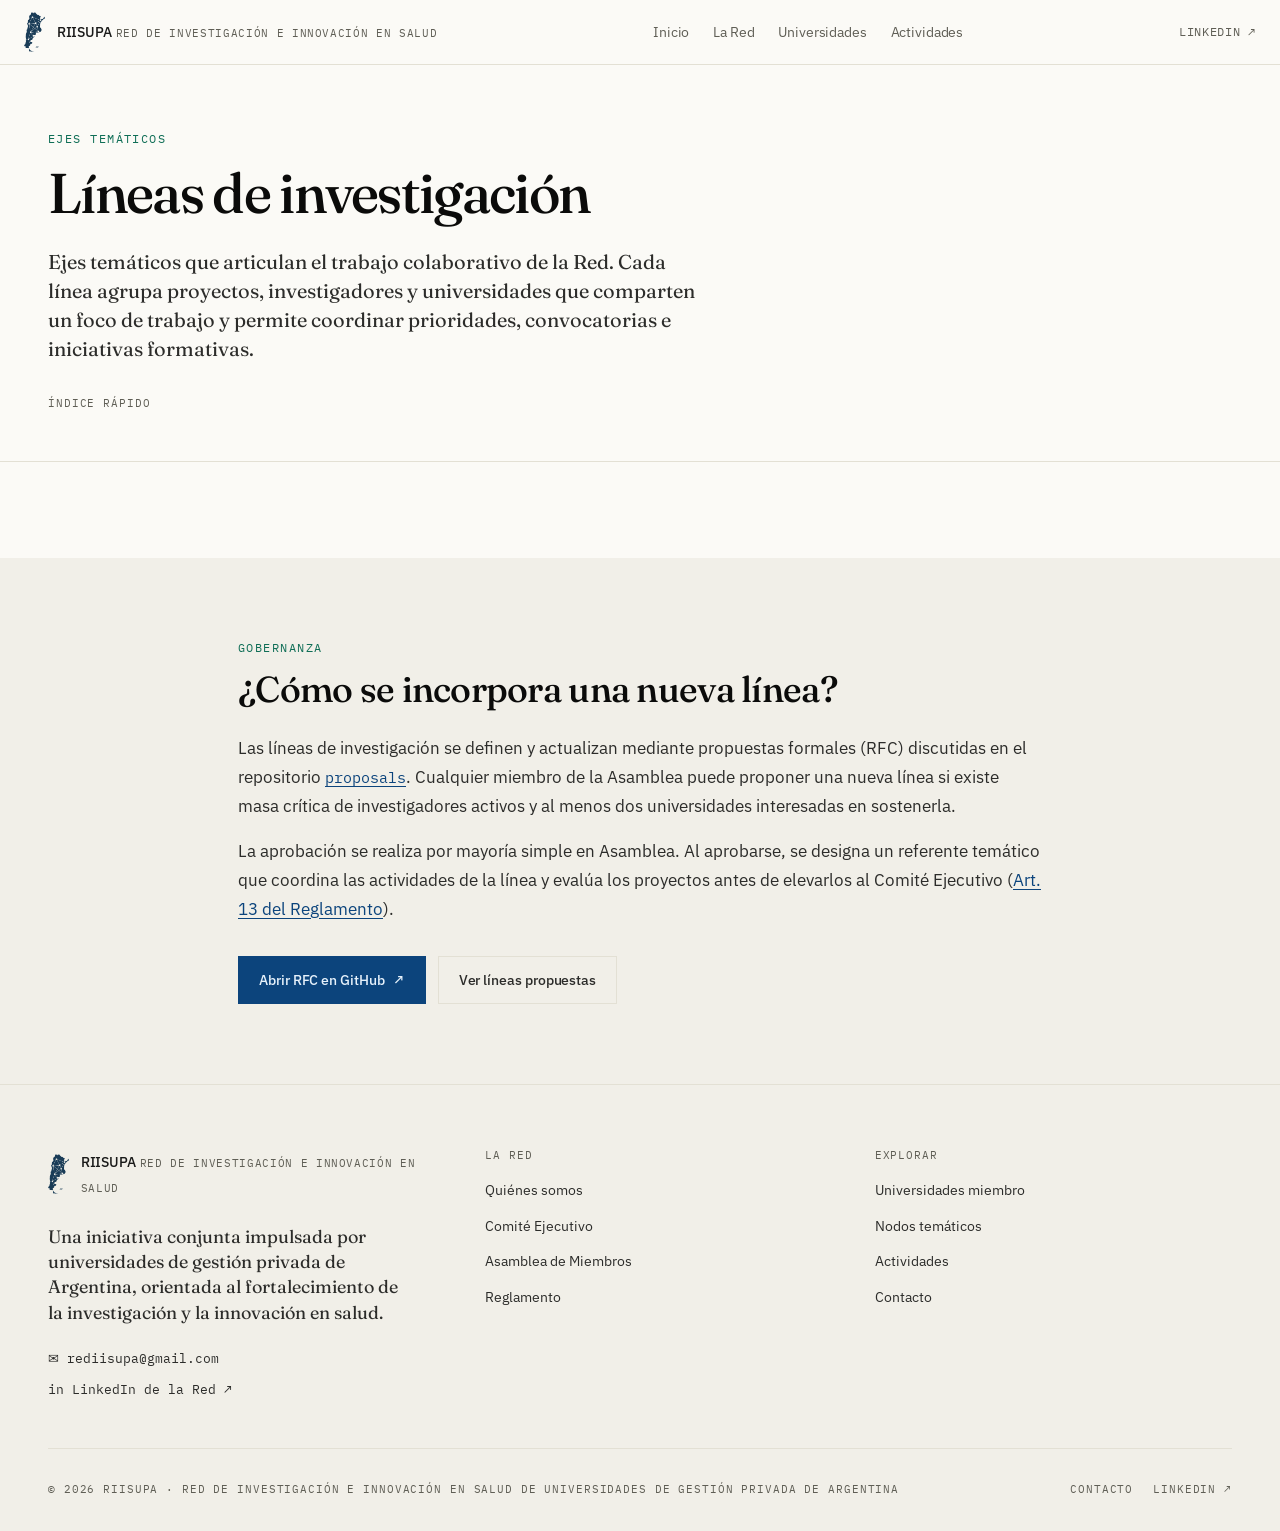
<file: lineas_investigacion.html>
<!doctype html>
<html lang="es-AR">
<head>
  <meta charset="UTF-8" />
  <meta name="viewport" content="width=device-width, initial-scale=1.0" />
  <link rel="icon" type="image/svg+xml" href="favicon.svg" />
  <meta name="theme-color" content="#0C447C" />
  <title>Líneas de investigación · RIISUPA</title>
  <meta name="description" content="Líneas temáticas de investigación en salud que articulan el trabajo colaborativo de la Red." />

  <meta property="og:type" content="website" />
  <meta property="og:title" content="Líneas de investigación · RIISUPA" />
  <meta property="og:description" content="Ejes temáticos que articulan el trabajo colaborativo de la Red. Proyectos, investigadores y universidades por cada línea." />
  <meta property="og:locale" content="es_AR" />
  <meta property="og:site_name" content="RIISUPA" />

  <meta name="twitter:card" content="summary_large_image" />
  <meta name="twitter:title" content="Líneas de investigación · RIISUPA" />
  <meta name="twitter:description" content="Ejes temáticos que articulan el trabajo colaborativo de la Red. Proyectos, investigadores y universidades por cada línea." />


  <link rel="stylesheet" href="https://fonts.googleapis.com/css2?family=Fraunces:ital,opsz,wght@0,9..144,400;0,9..144,500;0,9..144,600;1,9..144,400&family=IBM+Plex+Mono:wght@400;500&family=IBM+Plex+Sans:ital,wght@0,400;0,500;0,600;1,400&display=swap" />
  <link rel="stylesheet" href="assets/css/riisupa.css" />
</head>
<body>

  <a href="#main" class="skip-link">Saltar al contenido principal</a>

  <div data-slot="header"></div>

  <main id="main">

    <header class="page-header">
      <div class="container">
        <p class="eyebrow">Ejes temáticos</p>
        <h1 class="display-lg text-balance">Líneas de investigación</h1>
        <p class="lead">
          Ejes temáticos que articulan el trabajo colaborativo de la Red. Cada línea agrupa proyectos, investigadores y universidades que comparten un foco de trabajo y permite coordinar prioridades, convocatorias e iniciativas formativas.
        </p>
        <div style="margin-top: 2rem; display: flex; gap: 1rem; flex-wrap: wrap; align-items: center;">
          <p class="metadata">Índice rápido</p>
          <nav style="display: flex; gap: 0.5rem; flex-wrap: wrap;" id="indice-lineas"></nav>
        </div>
      </div>
    </header>

    <section style="padding: 3rem 0;">
      <div class="container">
        <div id="lineas-detalle" style="display: flex; flex-direction: column; gap: 0;"></div>
      </div>
    </section>

    <section class="section" style="background: var(--surface-muted); border-bottom: 0;">
      <div class="container" style="max-width: 900px;">
        <p class="eyebrow">Gobernanza</p>
        <h2 class="display-md" style="margin-top: 0.75rem;">¿Cómo se incorpora una nueva línea?</h2>
        <p style="margin-top: 1.5rem; font-size: 1.0625rem; line-height: 1.7; color: var(--ink-700);">
          Las líneas de investigación se definen y actualizan mediante propuestas formales (RFC) discutidas en el repositorio <a href="https://github.com/riisupa/proposals"><code style="font-family: var(--font-mono); font-size: 0.9375rem;">proposals</code></a>. Cualquier miembro de la Asamblea puede proponer una nueva línea si existe masa crítica de investigadores activos y al menos dos universidades interesadas en sostenerla.
        </p>
        <p style="margin-top: 1rem; font-size: 1.0625rem; line-height: 1.7; color: var(--ink-700);">
          La aprobación se realiza por mayoría simple en Asamblea. Al aprobarse, se designa un referente temático que coordina las actividades de la línea y evalúa los proyectos antes de elevarlos al Comité Ejecutivo (<a href="reglamento.html#articulo-13">Art. 13 del Reglamento</a>).
        </p>
        <div style="margin-top: 2rem; display: flex; gap: 0.75rem; flex-wrap: wrap;">
          <a href="https://github.com/riisupa/proposals" class="btn btn-primary">
            Abrir RFC en GitHub
            <span aria-hidden="true">↗</span>
          </a>
          <a href="https://github.com/riisupa/proposals" class="btn btn-ghost">
            Ver líneas propuestas
          </a>
        </div>
      </div>
    </section>

  </main>

  <div data-slot="footer"></div>

  <script src="assets/js/data.js"></script>
  <script src="assets/js/riisupa.js"></script>
  <script>
    RIISUPA_UI.mount('lineas');

    const lineasActivas = RIISUPA.lineas.filter(l => l.activa);

    /* Quick nav */
    document.getElementById('indice-lineas').innerHTML = lineasActivas.map(l =>
      `<a href="#${l.id}" style="font-family: var(--font-mono); font-size: 0.75rem; text-transform: uppercase; letter-spacing: 0.06em; padding: 0.375rem 0.75rem; background: white; border: 1px solid var(--ink-200); text-decoration: none; color: var(--ink-700);">${RIISUPA.helpers.escapeHTML(l.nombre)}</a>`
    ).join('');

    /* Detalle de cada línea */
    document.getElementById('lineas-detalle').innerHTML = lineasActivas.map((linea, idx) => {
      const proyectos = RIISUPA.proyectos.filter(p => p.linea === linea.id);
      const investigadores = RIISUPA.investigadores.filter(i => i.activo && i.lineas.includes(linea.id));
      const universidades = [...new Set(
        proyectos.flatMap(p => p.universidadesParticipantes).concat(
          RIISUPA.universidades.filter(u => u.lineas.includes(linea.id)).map(u => u.id)
        )
      )];

      const colorMap = {
        primary: 'var(--primary-50)',
        accent: 'var(--accent-50)',
        amber: 'var(--amber-50)',
        coral: 'var(--coral-50)',
      };
      const bg = colorMap[linea.color] || 'var(--surface-muted)';

      const proyectosHTML = proyectos.length ? proyectos.map(p => {
        const coordinadora = RIISUPA.helpers.getUniversidad(p.universidadCoordinadora);
        const estadoLabel = RIISUPA.estadoLabels[p.estado];
        let estadoTag = 'tag';
        if (['avalado', 'en-ejecucion'].includes(p.estado)) estadoTag = 'tag tag-accent';
        else if (['en-evaluacion', 'propuesta'].includes(p.estado)) estadoTag = 'tag tag-primary';
        return `
          <a href="proyectos.html#${p.id}" class="card as-link" style="padding: 1.25rem;">
            <div style="display: flex; gap: 0.375rem; flex-wrap: wrap; margin-bottom: 0.75rem;">
              <span class="${estadoTag}">${estadoLabel}</span>
              ${p.usaFHIR ? '<span class="tag tag-accent">FHIR R4</span>' : ''}
            </div>
            <h4 style="font-family: var(--font-serif); font-size: 1.0625rem; line-height: 1.25; letter-spacing: -0.02em; font-weight: 500; color: var(--ink-900); margin: 0;">${RIISUPA.helpers.escapeHTML(p.titulo)}</h4>
            <p style="margin-top: 0.5rem; font-size: 0.8125rem; color: var(--ink-500); font-family: var(--font-mono); text-transform: uppercase; letter-spacing: 0.06em;">Coord.: ${RIISUPA.helpers.escapeHTML(coordinadora.sigla)} · ${p.universidadesParticipantes.length} U.</p>
          </a>
        `;
      }).join('') : `<p style="grid-column: 1/-1; padding: 2rem; text-align: center; color: var(--ink-500); font-family: var(--font-serif); font-size: 1.0625rem;">Aún no hay proyectos asociados a esta línea.</p>`;

      const investigadoresHTML = investigadores.length ? investigadores.slice(0, 6).map(inv => {
        const inicial = (inv.nombre[0] + inv.apellido[0]).toUpperCase();
        return `
          <div style="display: flex; align-items: center; gap: 0.75rem; padding: 0.75rem; background: white; border: 1px solid var(--ink-200);">
            <span style="width: 36px; height: 36px; border-radius: 50%; background: var(--primary-50); color: var(--primary-800); display: flex; align-items: center; justify-content: center; font-family: var(--font-serif); font-size: 0.875rem; font-weight: 500; flex-shrink: 0;">${inicial}</span>
            <span style="min-width: 0;">
              <span style="display: block; font-size: 0.875rem; color: var(--ink-800);">${RIISUPA.helpers.escapeHTML(inv.nombre + ' ' + inv.apellido)}</span>
              <span style="display: block; font-size: 0.75rem; color: var(--ink-500); font-family: var(--font-mono); text-transform: uppercase; letter-spacing: 0.06em;">${RIISUPA.categoriaLabels[inv.categoria]}</span>
            </span>
          </div>
        `;
      }).join('') : `<p style="grid-column: 1/-1; color: var(--ink-500); font-size: 0.875rem;">Sin investigadores declarados todavía en esta línea.</p>`;

      return `
        <section id="${linea.id}" style="border-top: ${idx === 0 ? '0' : '1px solid var(--ink-200)'}; padding: 3rem 0;">
          <div style="display: grid; gap: 3rem; grid-template-columns: 1fr;" class="linea-grid">
            <div>
              <div style="display: inline-block; padding: 0.375rem 0.875rem; background: ${bg}; border-radius: 4px;">
                <span class="metadata" style="color: var(--ink-700);">Línea ${String(idx + 1).padStart(2, '0')}</span>
              </div>
              <h2 class="display-md" style="margin-top: 1rem;">${RIISUPA.helpers.escapeHTML(linea.nombre)}</h2>
              <p style="margin-top: 1.5rem; font-size: 1.0625rem; line-height: 1.7; color: var(--ink-700); max-width: 720px;">
                ${RIISUPA.helpers.escapeHTML(linea.descripcion)}
              </p>

              <dl style="margin-top: 2rem; padding-top: 1.5rem; border-top: 1px solid var(--ink-200); display: grid; grid-template-columns: repeat(3, 1fr); gap: 1rem; max-width: 480px;">
                <div>
                  <dt class="metadata">Proyectos</dt>
                  <dd style="margin: 0.25rem 0 0; font-family: var(--font-serif); font-size: 1.5rem; color: var(--primary-800); font-weight: 500;">${proyectos.length}</dd>
                </div>
                <div>
                  <dt class="metadata">Investigadores</dt>
                  <dd style="margin: 0.25rem 0 0; font-family: var(--font-serif); font-size: 1.5rem; color: var(--primary-800); font-weight: 500;">${investigadores.length}</dd>
                </div>
                <div>
                  <dt class="metadata">Universidades</dt>
                  <dd style="margin: 0.25rem 0 0; font-family: var(--font-serif); font-size: 1.5rem; color: var(--primary-800); font-weight: 500;">${universidades.length}</dd>
                </div>
              </dl>
            </div>

            <div>
              <p class="eyebrow" style="margin-bottom: 1rem;">Proyectos en esta línea</p>
              <div style="display: grid; gap: 0.75rem; grid-template-columns: repeat(auto-fill, minmax(260px, 1fr));">
                ${proyectosHTML}
              </div>

              ${investigadores.length ? `
                <p class="eyebrow" style="margin-top: 2.5rem; margin-bottom: 1rem;">Investigadores referentes</p>
                <div style="display: grid; gap: 0.5rem; grid-template-columns: repeat(auto-fill, minmax(220px, 1fr));">
                  ${investigadoresHTML}
                </div>
              ` : ''}
            </div>
          </div>
        </section>
      `;
    }).join('');

    /* Media query for two-column layout */
    const style = document.createElement('style');
    style.textContent = `
      @media (min-width: 1024px) {
        .linea-grid { grid-template-columns: 1fr 2fr !important; gap: 4rem !important; }
      }
    `;
    document.head.appendChild(style);

    if (window.location.hash) {
      setTimeout(() => {
        const target = document.querySelector(window.location.hash);
        if (target) target.scrollIntoView({ behavior: 'smooth', block: 'start' });
      }, 100);
    }
  </script>
</body>
</html>
</file>
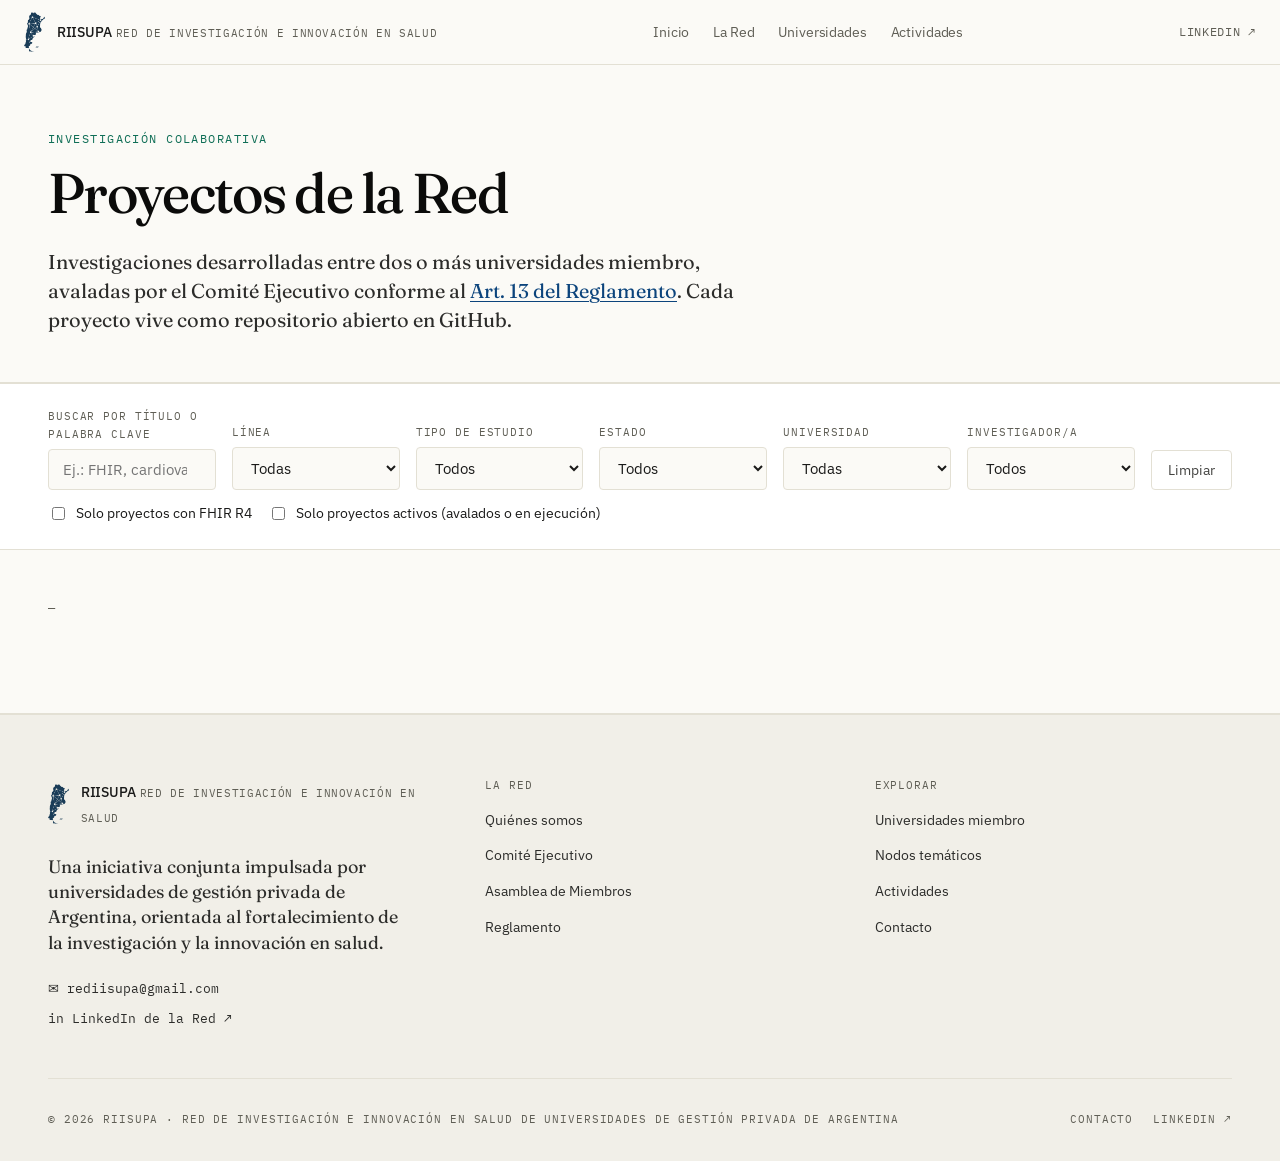
<file: proyectos.html>
<!doctype html>
<html lang="es-AR">
<head>
  <meta charset="UTF-8" />
  <meta name="viewport" content="width=device-width, initial-scale=1.0" />
  <link rel="icon" type="image/svg+xml" href="favicon.svg" />
  <meta name="theme-color" content="#0C447C" />
  <title>Proyectos de investigación · RIISUPA</title>
  <meta name="description" content="Proyectos de investigación colaborativos avalados por RIISUPA. Filtrables por línea temática, tipo de estudio, universidad participante e investigador." />

  <meta property="og:type" content="website" />
  <meta property="og:title" content="Proyectos de investigación · RIISUPA" />
  <meta property="og:description" content="Proyectos colaborativos avalados por la Red, filtrables por línea temática, tipo de estudio, universidad participante e investigador." />
  <meta property="og:locale" content="es_AR" />
  <meta property="og:site_name" content="RIISUPA" />

  <meta name="twitter:card" content="summary_large_image" />
  <meta name="twitter:title" content="Proyectos de investigación · RIISUPA" />
  <meta name="twitter:description" content="Proyectos colaborativos avalados por la Red, filtrables por línea temática, tipo de estudio, universidad participante e investigador." />


  <link rel="stylesheet" href="https://fonts.googleapis.com/css2?family=Fraunces:ital,opsz,wght@0,9..144,400;0,9..144,500;0,9..144,600;1,9..144,400&family=IBM+Plex+Mono:wght@400;500&family=IBM+Plex+Sans:ital,wght@0,400;0,500;0,600;1,400&display=swap" />
  <link rel="stylesheet" href="assets/css/riisupa.css" />
</head>
<body>

  <a href="#main" class="skip-link">Saltar al contenido principal</a>

  <div data-slot="header"></div>

  <main id="main">

    <header class="page-header">
      <div class="container">
        <p class="eyebrow">Investigación colaborativa</p>
        <h1 class="display-lg text-balance">Proyectos de la Red</h1>
        <p class="lead">
          Investigaciones desarrolladas entre dos o más universidades miembro, avaladas por el Comité Ejecutivo conforme al <a href="reglamento.html#articulo-13">Art. 13 del Reglamento</a>. Cada proyecto vive como repositorio abierto en GitHub.
        </p>
      </div>
    </header>

    <section class="filters">
      <div class="container">
        <form id="filtros-proyectos" style="--filter-count: 5;" class="filters-inner" onsubmit="event.preventDefault();" role="search" aria-label="Filtrar proyectos">
          <div class="filter-field">
            <label for="busqueda">Buscar por título o palabra clave</label>
            <input type="search" id="busqueda" name="busqueda" placeholder="Ej.: FHIR, cardiovascular, cohorte..." autocomplete="off" />
          </div>
          <div class="filter-field">
            <label for="linea">Línea</label>
            <select id="linea" name="linea">
              <option value="">Todas</option>
            </select>
          </div>
          <div class="filter-field">
            <label for="tipoEstudio">Tipo de estudio</label>
            <select id="tipoEstudio" name="tipoEstudio">
              <option value="">Todos</option>
            </select>
          </div>
          <div class="filter-field">
            <label for="estado">Estado</label>
            <select id="estado" name="estado">
              <option value="">Todos</option>
            </select>
          </div>
          <div class="filter-field">
            <label for="universidad">Universidad</label>
            <select id="universidad" name="universidad">
              <option value="">Todas</option>
            </select>
          </div>
          <div class="filter-field">
            <label for="investigador">Investigador/a</label>
            <select id="investigador" name="investigador">
              <option value="">Todos</option>
            </select>
          </div>
          <button type="button" id="reset-filtros" class="filter-reset">Limpiar</button>
        </form>
        <div style="padding-top: 0.75rem; display: flex; gap: 1rem; flex-wrap: wrap; align-items: center; font-size: 0.875rem;">
          <label style="display: inline-flex; align-items: center; gap: 0.5rem; cursor: pointer;">
            <input type="checkbox" id="solo-fhir" />
            <span>Solo proyectos con FHIR R4</span>
          </label>
          <label style="display: inline-flex; align-items: center; gap: 0.5rem; cursor: pointer;">
            <input type="checkbox" id="solo-activos" />
            <span>Solo proyectos activos (avalados o en ejecución)</span>
          </label>
        </div>
      </div>
    </section>

    <section class="section" style="padding-top: 2rem;">
      <div class="container">
        <p class="results-meta" id="resultados-meta">—</p>
        <div class="grid" id="resultados" style="grid-template-columns: repeat(auto-fill, minmax(340px, 1fr));"></div>
      </div>
    </section>

  </main>

  <div data-slot="footer"></div>

  <script src="assets/js/data.js"></script>
  <script src="assets/js/riisupa.js"></script>
  <script>
    RIISUPA_UI.mount('proyectos');

    /* Populate selects */
    const lineaSelect = document.getElementById('linea');
    RIISUPA.lineas.filter(l => l.activa).forEach(l => {
      const opt = document.createElement('option');
      opt.value = l.id;
      opt.textContent = l.nombre;
      lineaSelect.appendChild(opt);
    });

    const tipoSelect = document.getElementById('tipoEstudio');
    const tiposUsados = [...new Set(RIISUPA.proyectos.map(p => p.tipoEstudio))];
    tiposUsados.forEach(t => {
      const opt = document.createElement('option');
      opt.value = t;
      opt.textContent = RIISUPA.tipoEstudioLabels[t] || t;
      tipoSelect.appendChild(opt);
    });

    const estadoSelect = document.getElementById('estado');
    const estadosUsados = [...new Set(RIISUPA.proyectos.map(p => p.estado))];
    estadosUsados.forEach(e => {
      const opt = document.createElement('option');
      opt.value = e;
      opt.textContent = RIISUPA.estadoLabels[e] || e;
      estadoSelect.appendChild(opt);
    });

    const uniSelect = document.getElementById('universidad');
    [...RIISUPA.universidades].sort((a, b) => a.sigla.localeCompare(b.sigla)).forEach(u => {
      const opt = document.createElement('option');
      opt.value = u.id;
      opt.textContent = u.sigla;
      uniSelect.appendChild(opt);
    });

    const invSelect = document.getElementById('investigador');
    [...RIISUPA.investigadores]
      .filter(i => i.activo)
      .sort((a, b) => a.apellido.localeCompare(b.apellido))
      .forEach(i => {
        const opt = document.createElement('option');
        opt.value = i.id;
        opt.textContent = i.apellido + ', ' + i.nombre;
        invSelect.appendChild(opt);
      });

    /* Card render */
    function renderProyecto(p) {
      const coordinadora = RIISUPA.helpers.getUniversidad(p.universidadCoordinadora);
      const linea = RIISUPA.helpers.getLinea(p.linea);
      const ip = RIISUPA.helpers.getInvestigador(p.investigadorPrincipal);
      const estadoLabel = RIISUPA.estadoLabels[p.estado];
      const tipoLabel = RIISUPA.tipoEstudioLabels[p.tipoEstudio] || p.tipoEstudio;
      let estadoTag = 'tag';
      if (['avalado', 'en-ejecucion'].includes(p.estado)) estadoTag = 'tag tag-accent';
      else if (['en-evaluacion', 'propuesta'].includes(p.estado)) estadoTag = 'tag tag-primary';

      const universidadesLabels = p.universidadesParticipantes
        .map(id => RIISUPA.helpers.getUniversidad(id))
        .filter(Boolean)
        .map(u => RIISUPA.helpers.escapeHTML(u.sigla))
        .join(' · ');

      const palabras = p.palabrasClave
        .slice(0, 5)
        .map(k => `<span class="tag">${RIISUPA.helpers.escapeHTML(k)}</span>`)
        .join('');

      const contactoCoord = coordinadora && coordinadora.representanteTitular
        ? coordinadora.representanteTitular.email
        : null;

      const fechaInicioFmt = RIISUPA_UI.formatoFechaLarga(p.fechaInicio);

      return `
        <article class="card" id="${p.id}">
          <div class="card-head" style="flex-direction: row;">
            <div style="display: flex; gap: 0.375rem; flex-wrap: wrap;">
              <span class="${estadoTag}">${estadoLabel}</span>
              ${p.usaFHIR ? '<span class="tag tag-accent">FHIR R4</span>' : ''}
            </div>
            <span class="metadata">${p.universidadesParticipantes.length} U.</span>
          </div>

          <h3 class="card-title" style="margin-top: 1rem;">${RIISUPA.helpers.escapeHTML(p.titulo)}</h3>
          <p class="card-description" style="-webkit-line-clamp: 4;">${RIISUPA.helpers.escapeHTML(p.resumen)}</p>

          <dl class="card-meta">
            <div>
              <dt>Línea</dt>
              <dd>${RIISUPA.helpers.escapeHTML(linea.nombre)}</dd>
            </div>
            <div>
              <dt>Tipo de estudio</dt>
              <dd>${RIISUPA.helpers.escapeHTML(tipoLabel)}</dd>
            </div>
            <div>
              <dt>U. coordinadora</dt>
              <dd>${RIISUPA.helpers.escapeHTML(coordinadora.sigla)}</dd>
            </div>
            <div>
              <dt>Inicio</dt>
              <dd>${fechaInicioFmt}</dd>
            </div>
          </dl>

          <div style="margin-top: 1rem; padding-top: 1rem; border-top: 1px solid var(--rule);">
            <p class="metadata">Investigador/a principal</p>
            <p style="margin-top: 0.375rem; font-size: 0.9375rem; color: var(--ink-700);">
              ${ip ? RIISUPA.helpers.escapeHTML(ip.nombre + ' ' + ip.apellido) : '—'}
            </p>
          </div>

          ${contactoCoord ? `
          <div style="margin-top: 0.75rem;">
            <p class="metadata">Contacto de la U. coordinadora</p>
            <p style="margin-top: 0.375rem; font-size: 0.8125rem; color: var(--primary-800); font-family: var(--font-mono); word-break: break-all;">
              <a href="mailto:${RIISUPA.helpers.escapeHTML(contactoCoord)}" style="color: inherit; text-decoration: none;">${RIISUPA.helpers.escapeHTML(contactoCoord)}</a>
            </p>
          </div>
          ` : ''}

          <div style="margin-top: 0.75rem;">
            <p class="metadata">Universidades participantes</p>
            <p style="margin-top: 0.375rem; font-size: 0.8125rem; color: var(--ink-600); font-family: var(--font-mono);">
              ${universidadesLabels}
            </p>
          </div>

          ${palabras ? `<div class="card-tags">${palabras}</div>` : ''}
        </article>
      `;
    }

    /* Filter logic */
    function filtrar(datos, state) {
      const soloFhir = document.getElementById('solo-fhir').checked;
      const soloActivos = document.getElementById('solo-activos').checked;
      return datos.filter(p => {
        if (state.busqueda) {
          const q = RIISUPA.helpers.normalize(state.busqueda);
          const hay = RIISUPA.helpers.normalize(
            p.titulo + ' ' + p.resumen + ' ' + p.palabrasClave.join(' ')
          );
          if (!hay.includes(q)) return false;
        }
        if (state.linea && p.linea !== state.linea) return false;
        if (state.tipoEstudio && p.tipoEstudio !== state.tipoEstudio) return false;
        if (state.estado && p.estado !== state.estado) return false;
        if (state.universidad && !p.universidadesParticipantes.includes(state.universidad)) return false;
        if (state.investigador && p.investigadorPrincipal !== state.investigador) return false;
        if (soloFhir && !p.usaFHIR) return false;
        if (soloActivos && !['avalado', 'en-ejecucion'].includes(p.estado)) return false;
        return true;
      });
    }

    RIISUPA_UI.initFiltros({
      filtrosId: 'filtros-proyectos',
      resultadosId: 'resultados',
      metaId: 'resultados-meta',
      resetId: 'reset-filtros',
      datos: [...RIISUPA.proyectos].sort((a, b) => b.fechaInicio.localeCompare(a.fechaInicio)),
      filtrar,
      render: renderProyecto,
      etiquetaResultado: 'proyectos',
    });

    /* Extra checkboxes trigger re-render */
    document.getElementById('solo-fhir').addEventListener('change', () => {
      document.querySelector('#filtros-proyectos input[type="search"]').dispatchEvent(new Event('input'));
    });
    document.getElementById('solo-activos').addEventListener('change', () => {
      document.querySelector('#filtros-proyectos input[type="search"]').dispatchEvent(new Event('input'));
    });

    document.getElementById('reset-filtros').addEventListener('click', () => {
      document.getElementById('solo-fhir').checked = false;
      document.getElementById('solo-activos').checked = false;
    });

    if (window.location.hash) {
      setTimeout(() => {
        const target = document.querySelector(window.location.hash);
        if (target) target.scrollIntoView({ behavior: 'smooth', block: 'start' });
      }, 100);
    }
  </script>
</body>
</html>
</file>
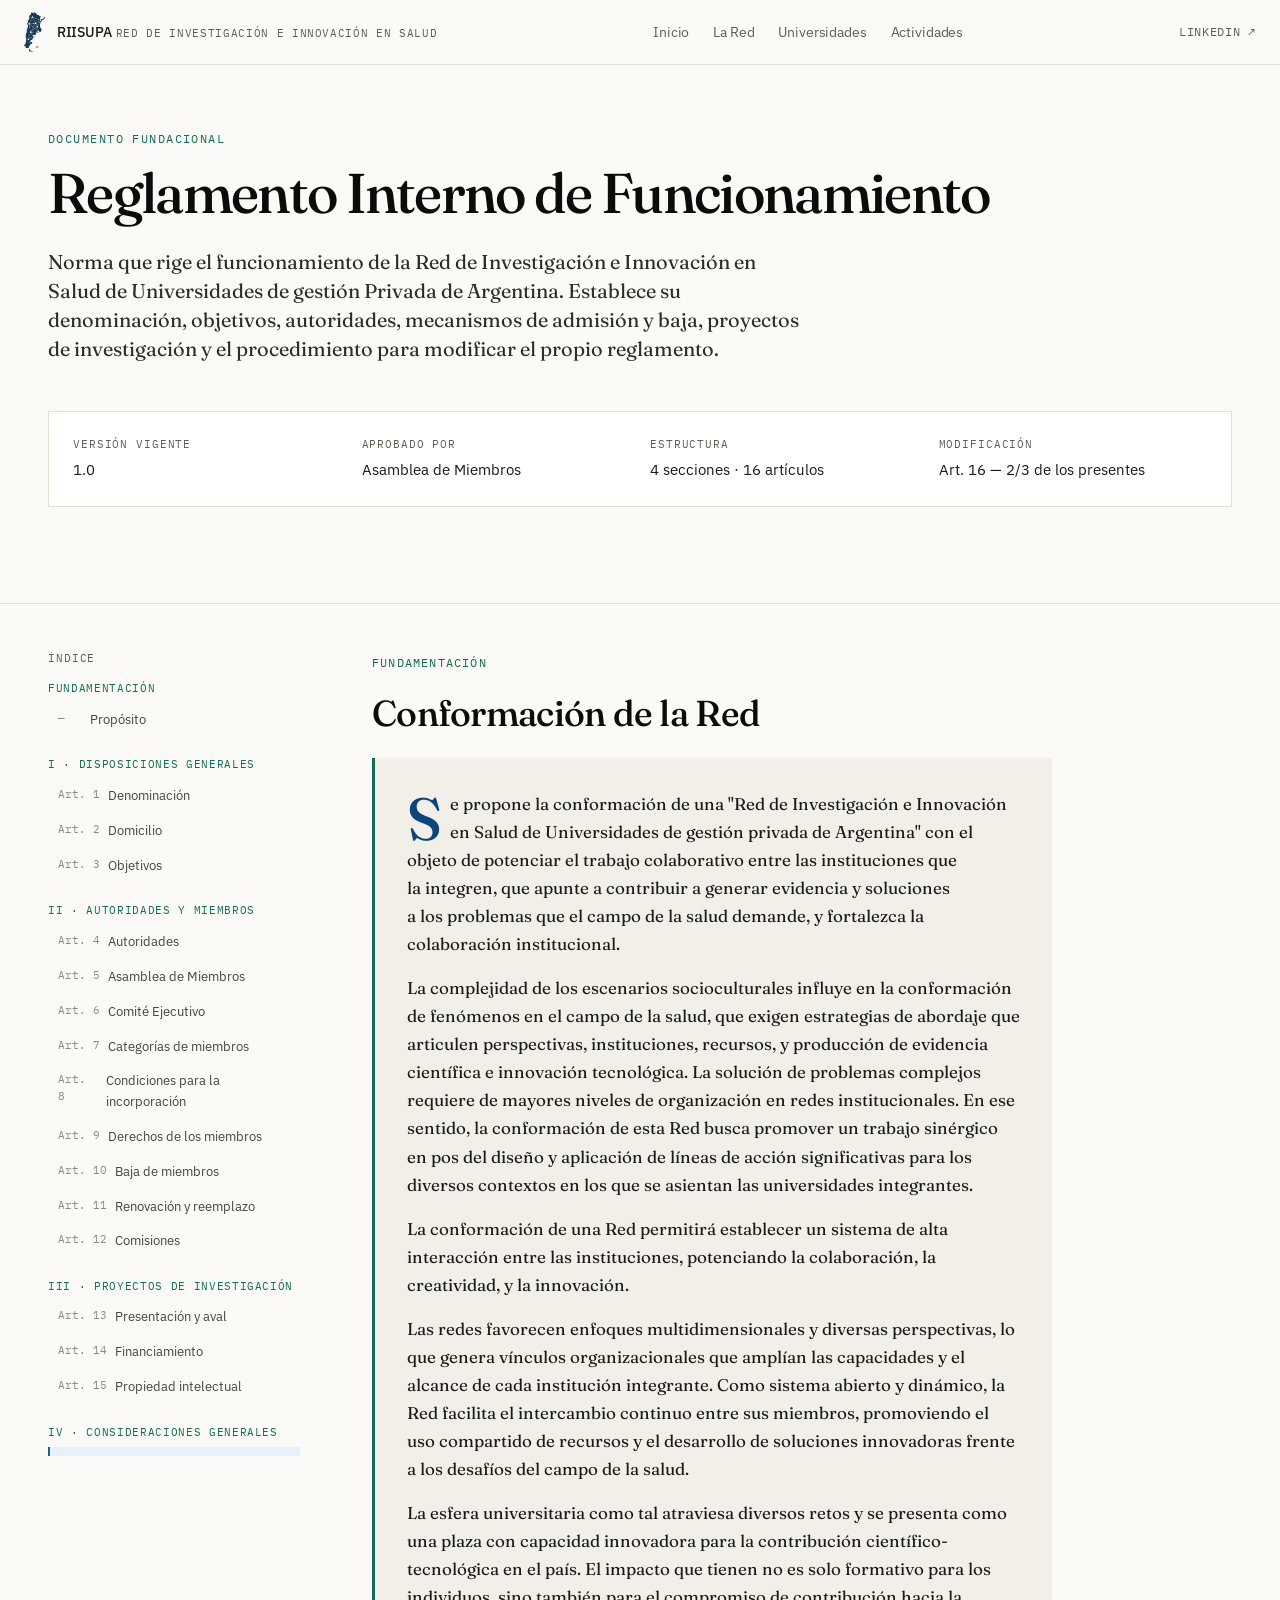
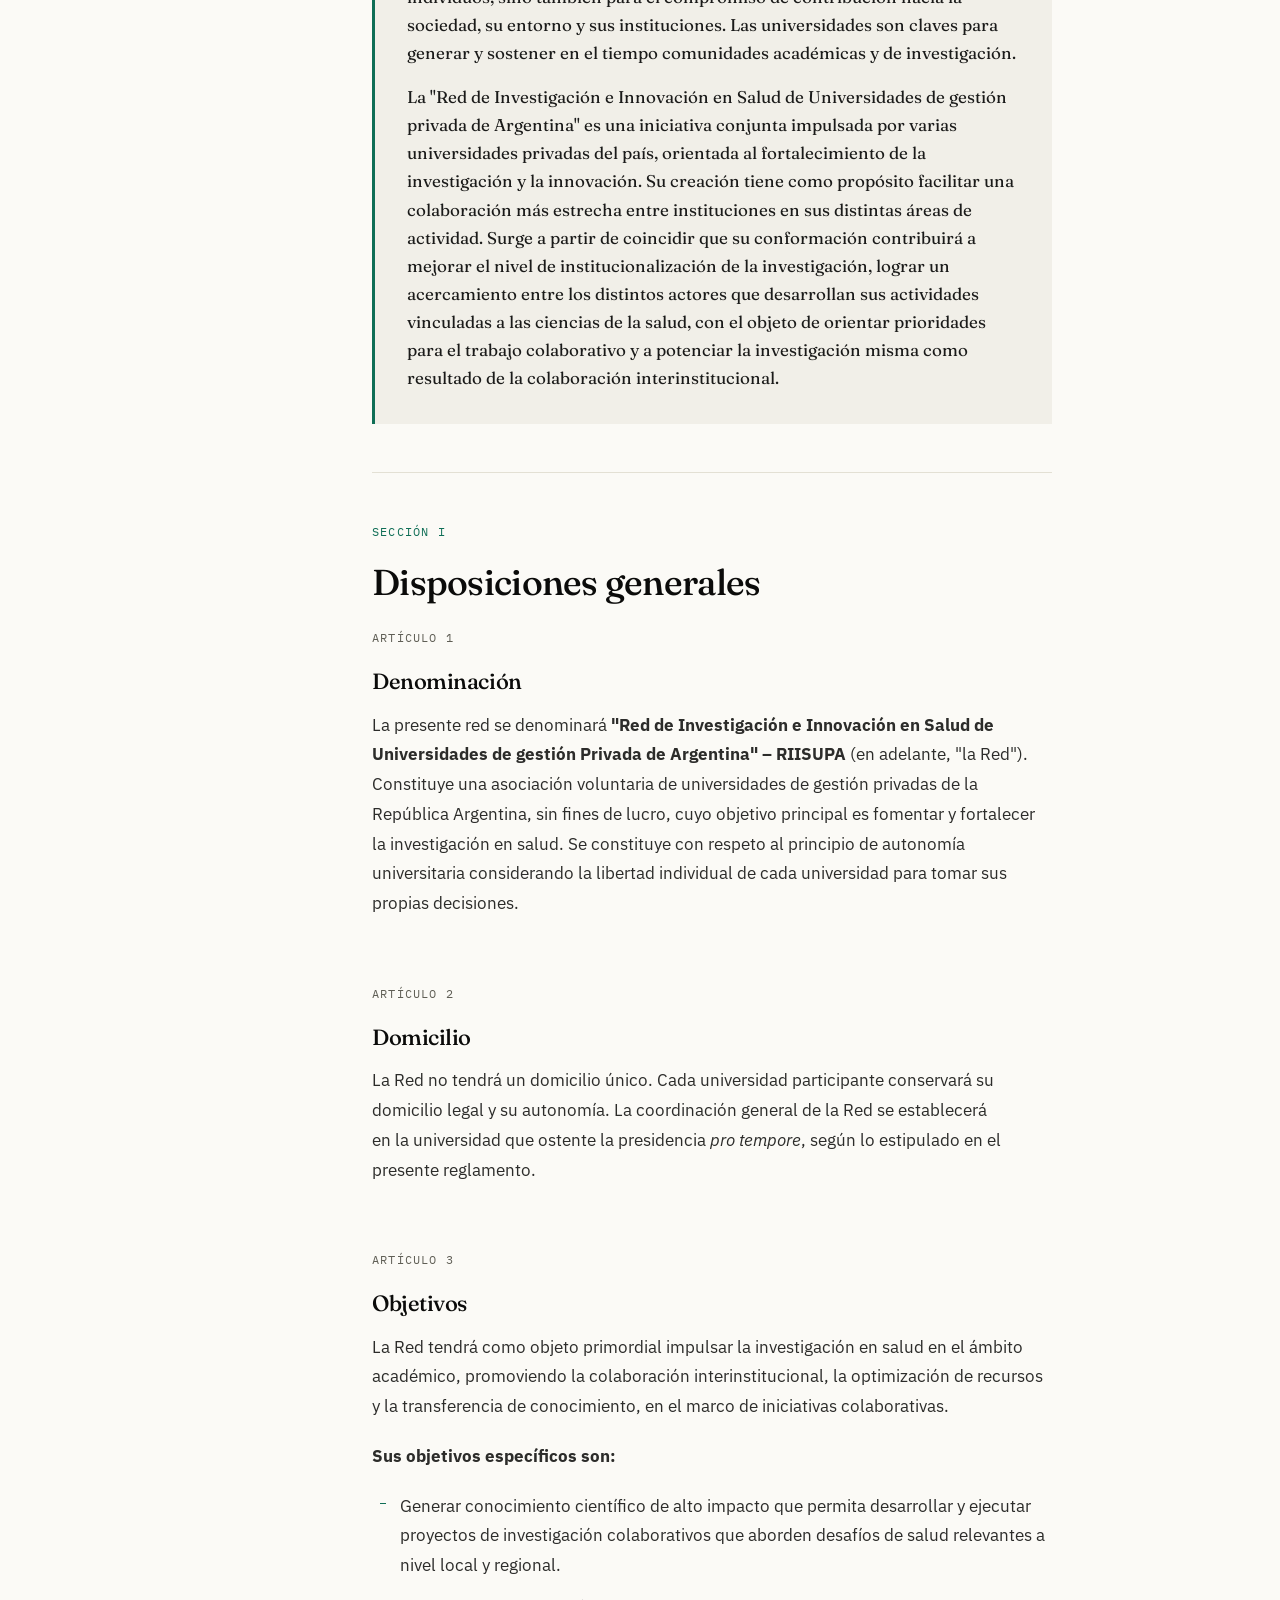
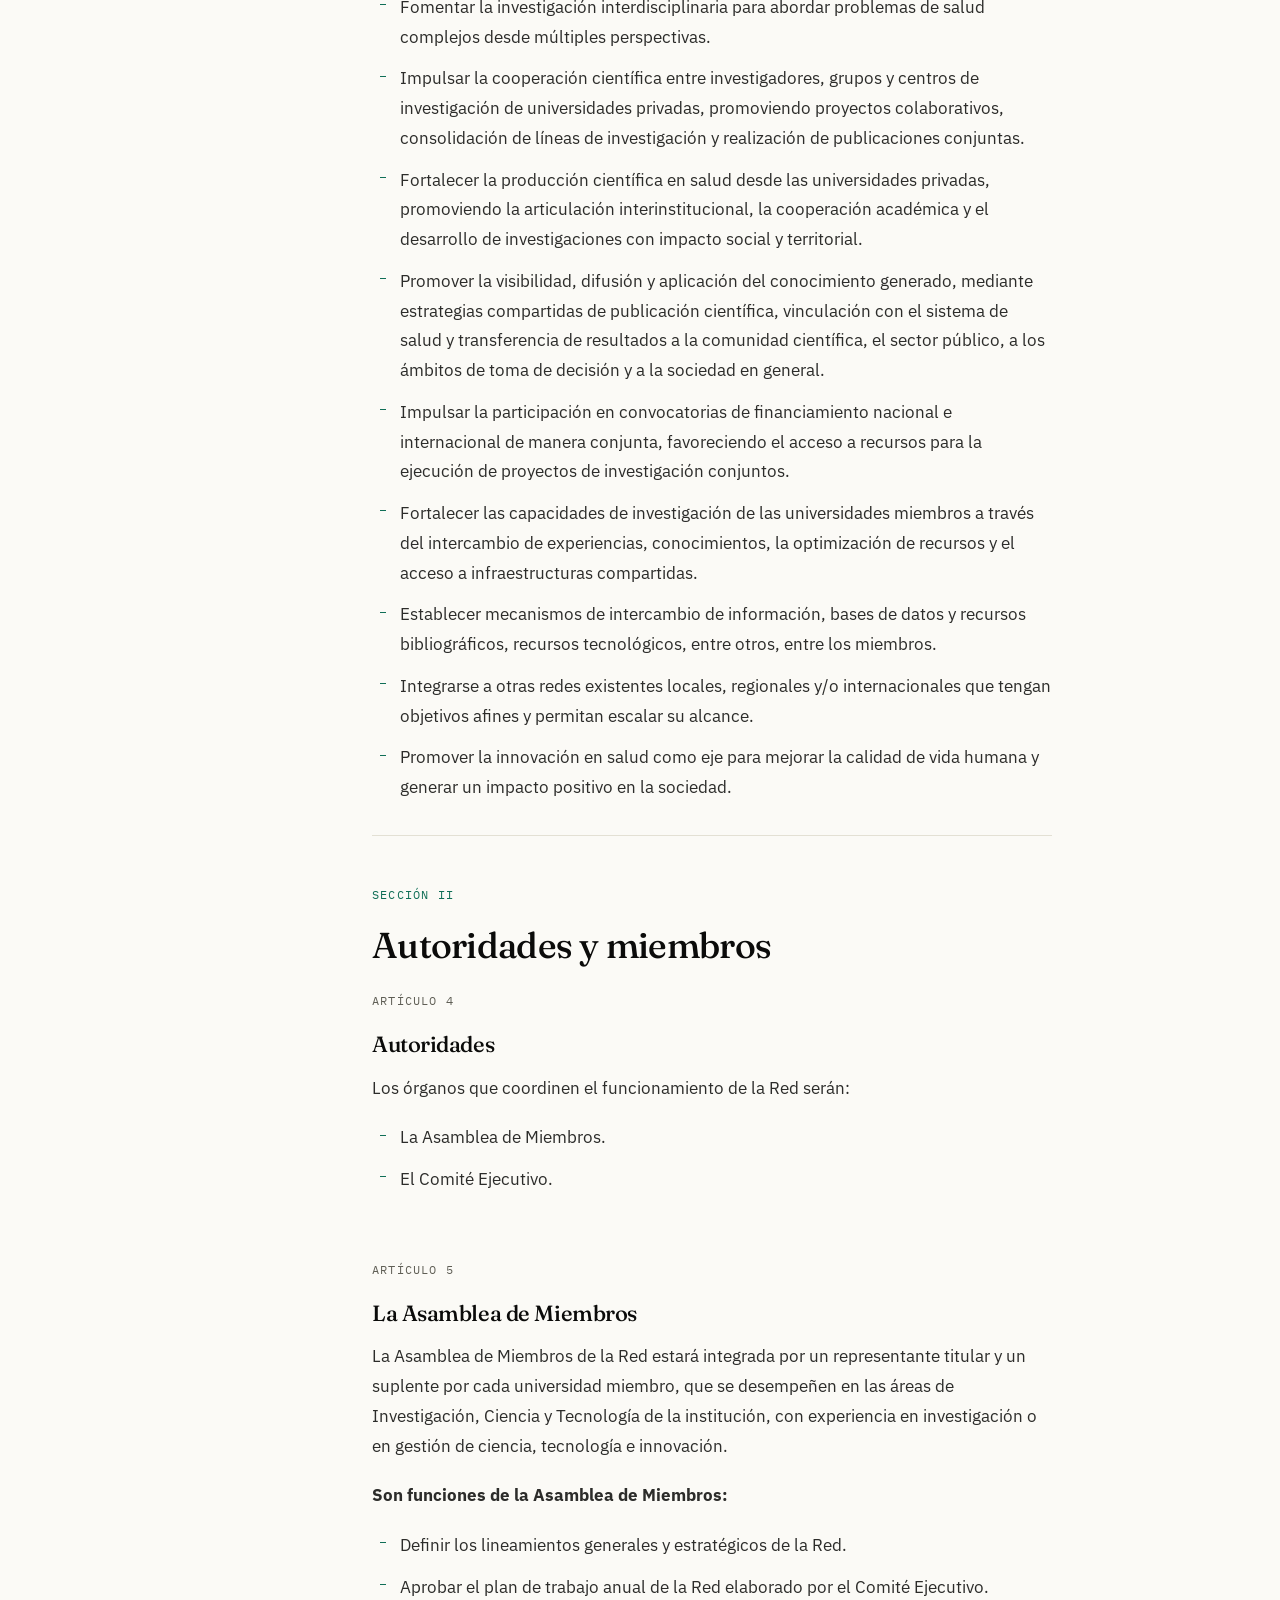
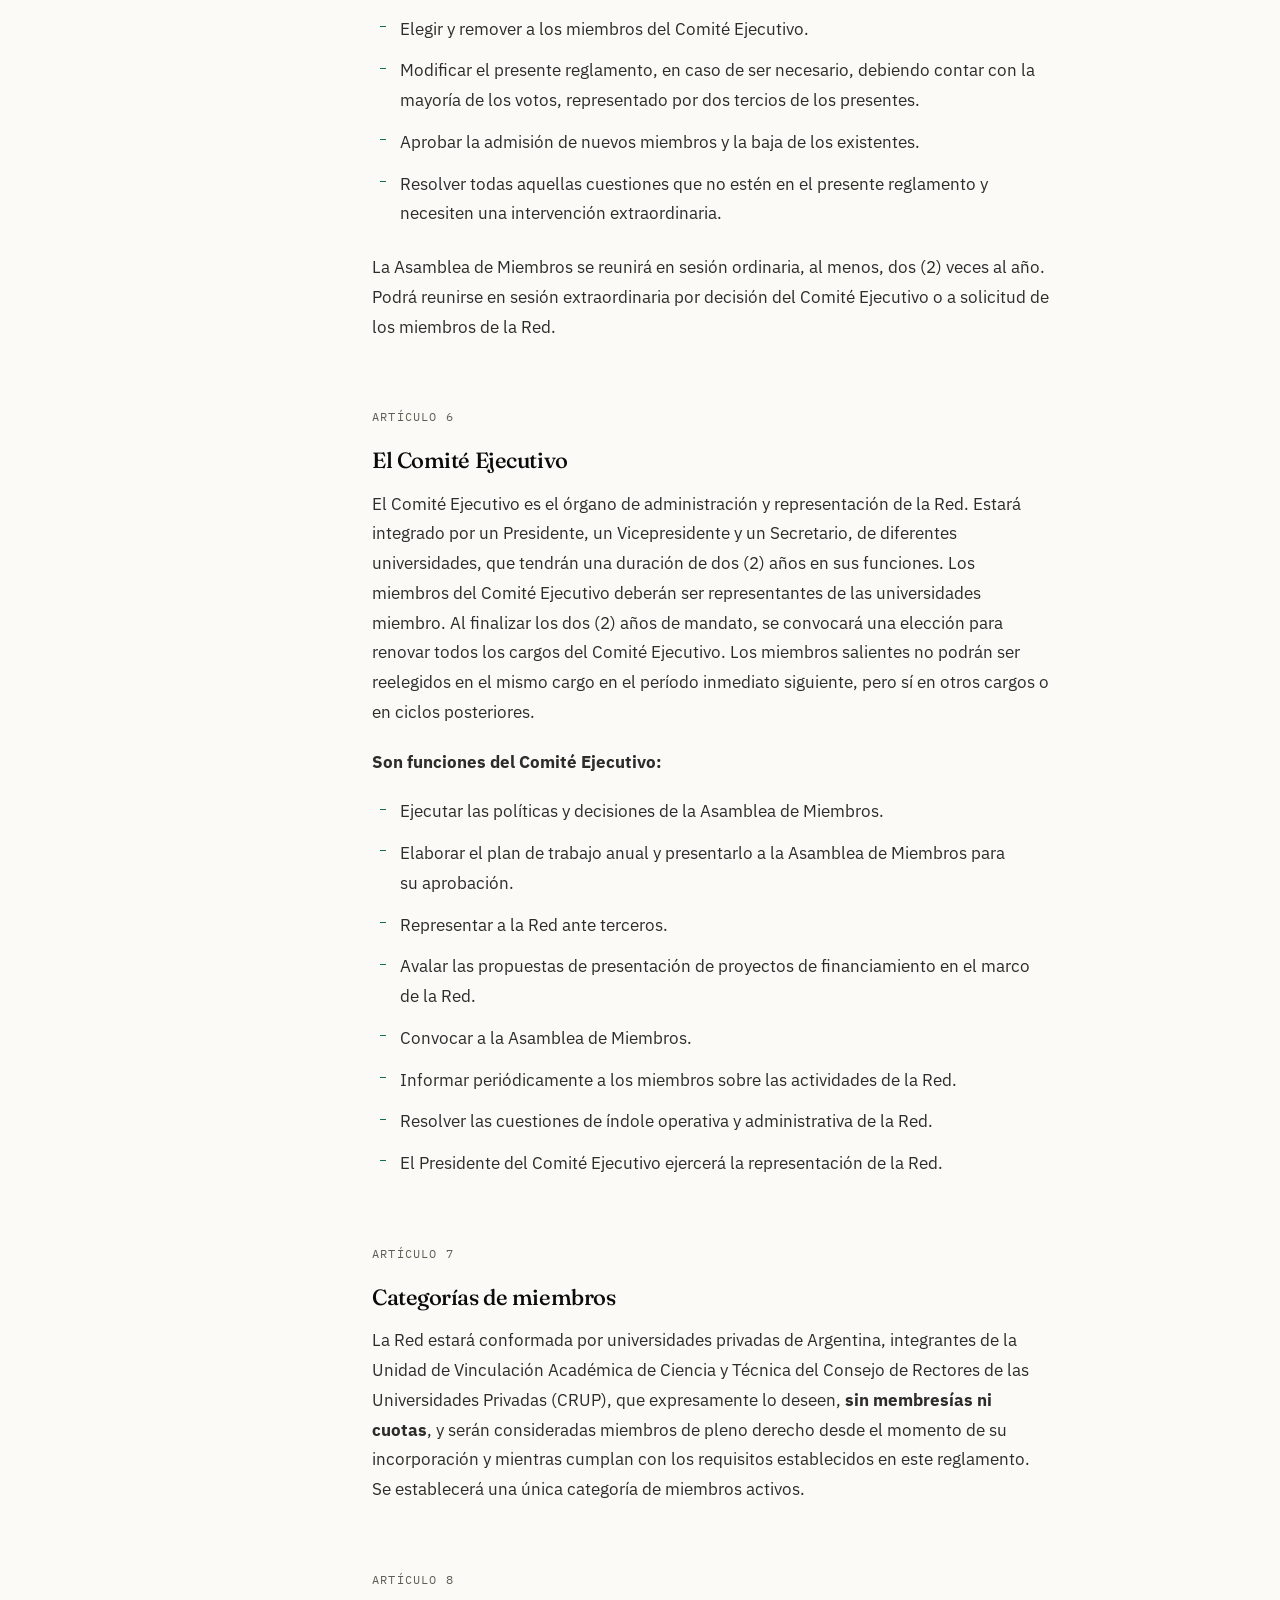
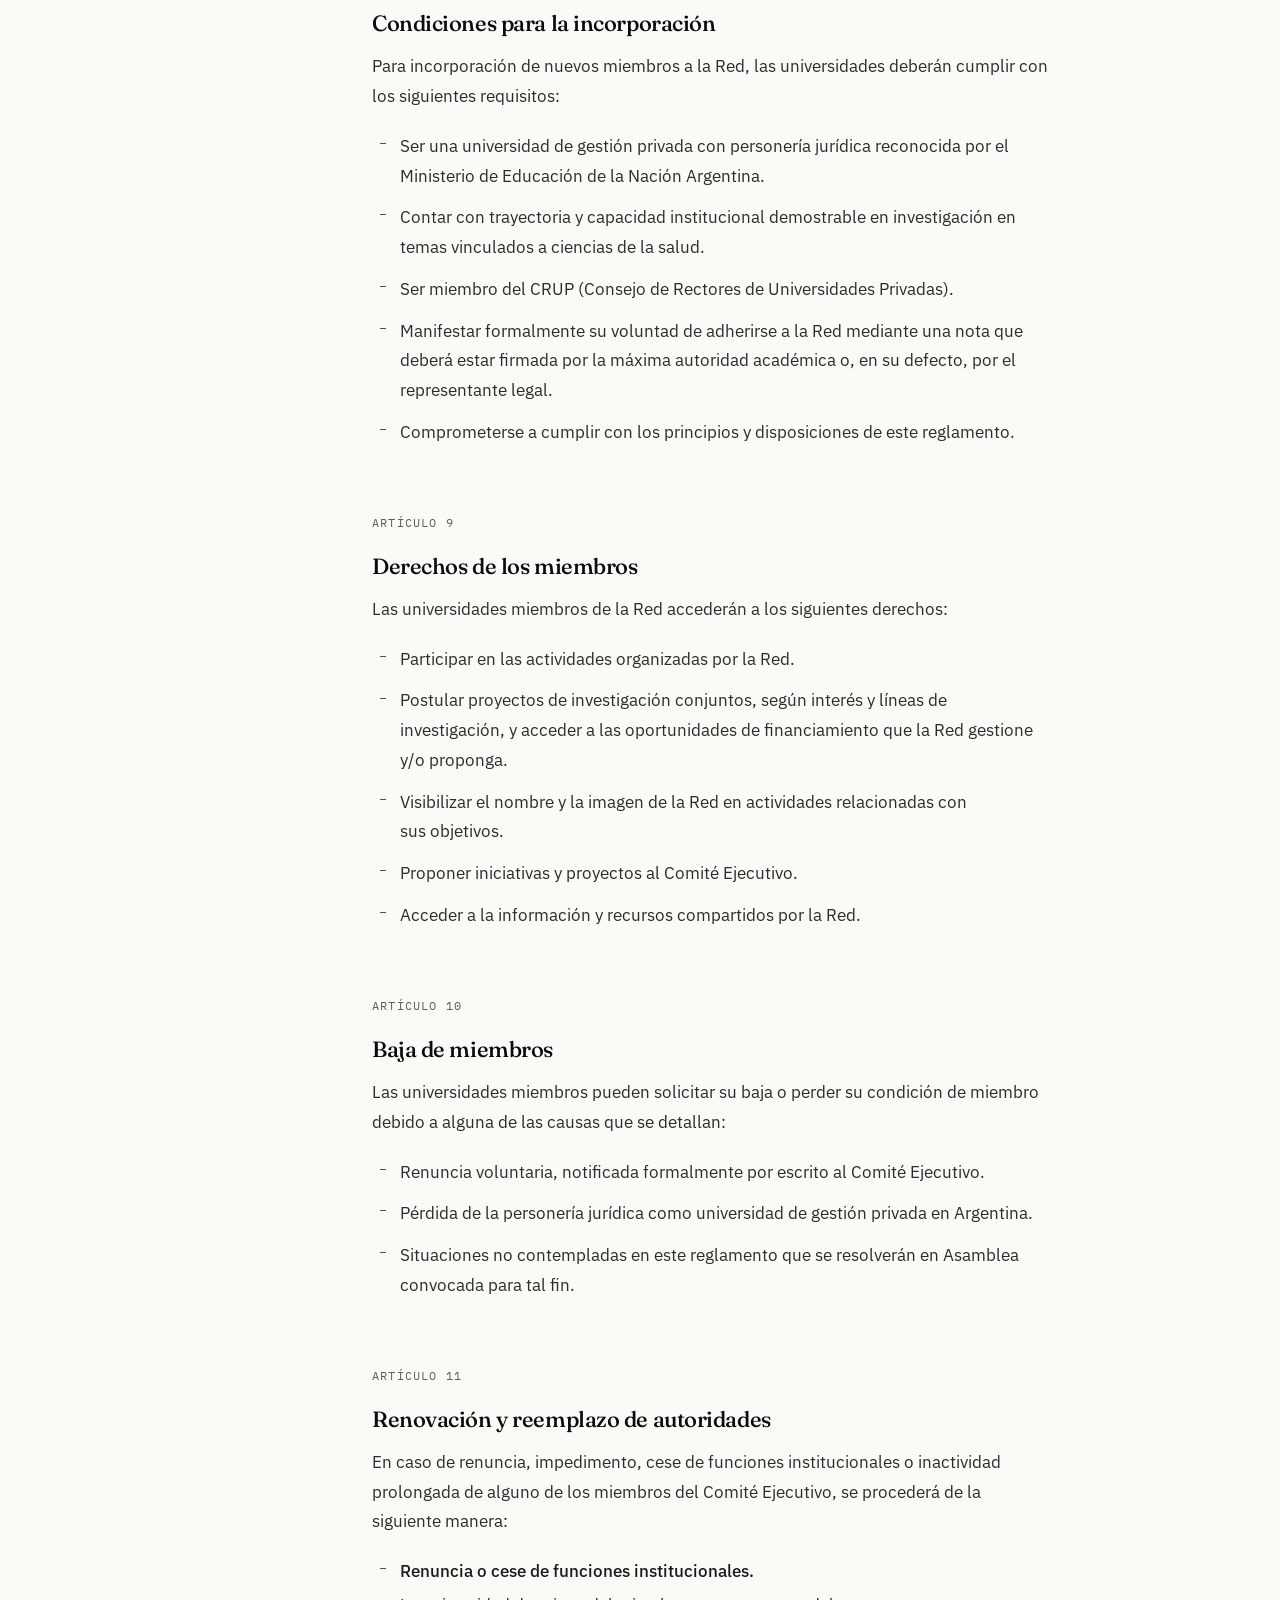
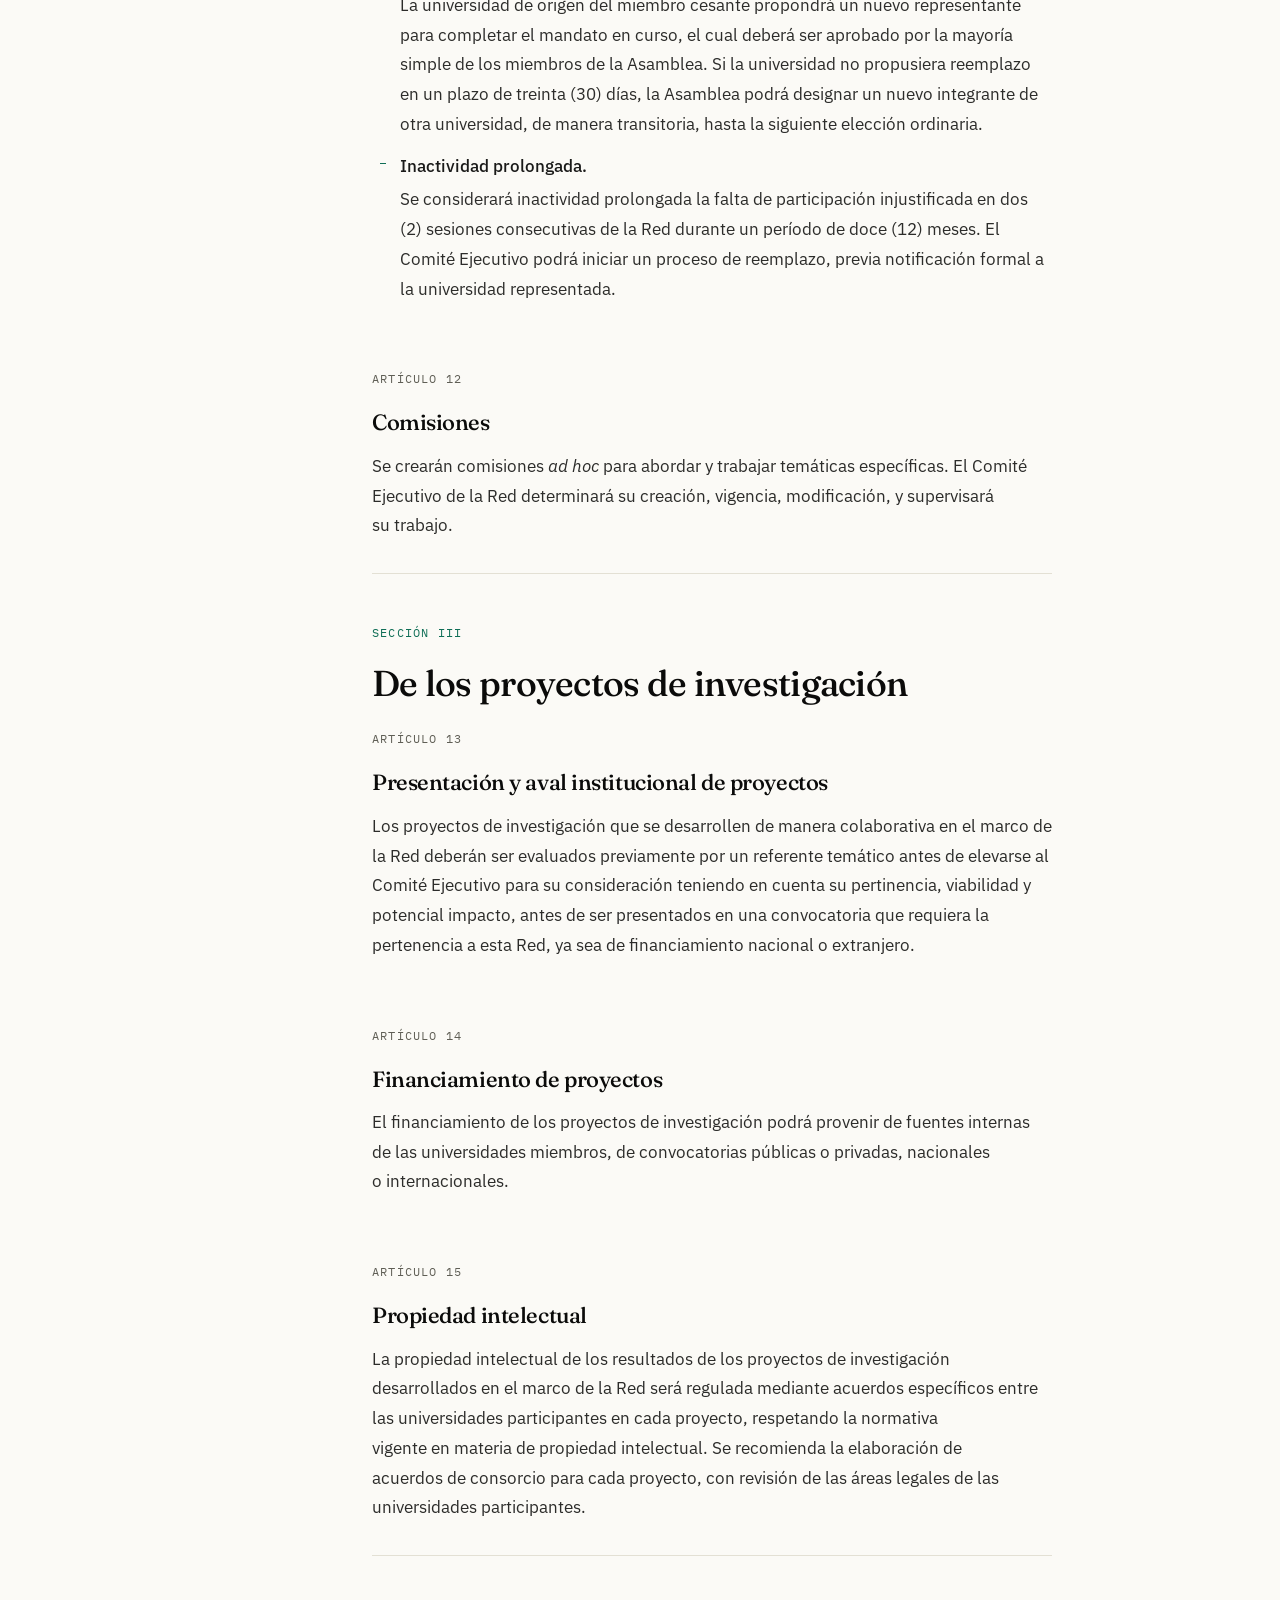
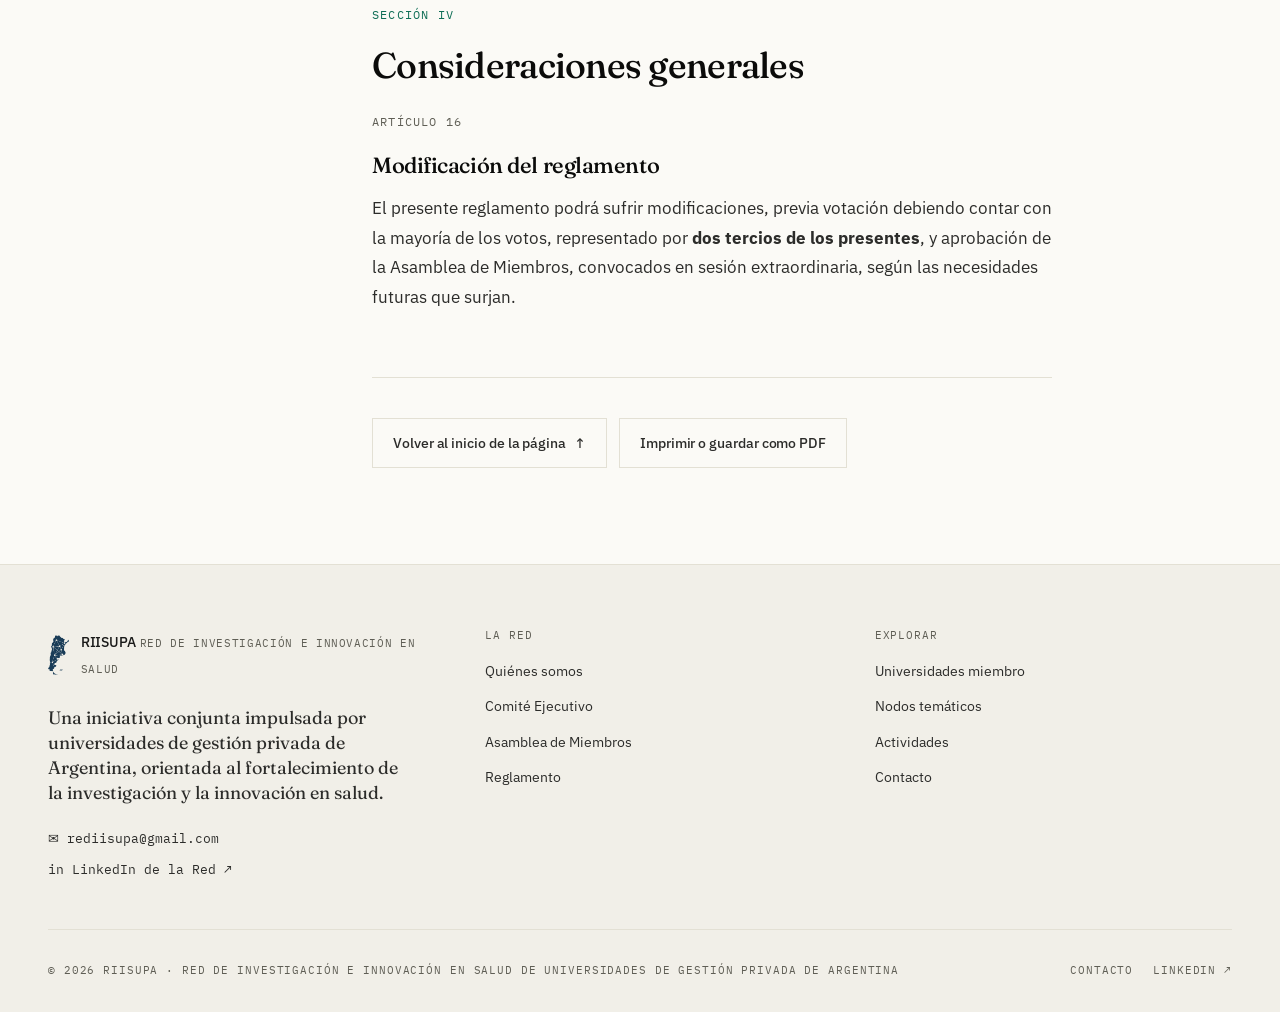
<file: reglamento.html>
<!doctype html>
<html lang="es-AR">
<head>
  <meta charset="UTF-8" />
  <meta name="viewport" content="width=device-width, initial-scale=1.0" />
  <link rel="icon" type="image/svg+xml" href="favicon.svg" />
  <meta name="theme-color" content="#0C447C" />
  <title>Reglamento Interno · RIISUPA</title>
  <meta name="description" content="Reglamento Interno de Funcionamiento de la Red de Investigación e Innovación en Salud de Universidades de gestión Privada de Argentina (RIISUPA)." />
  <meta name="author" content="RIISUPA" />

  <meta property="og:type" content="article" />
  <meta property="og:title" content="Reglamento Interno de RIISUPA" />
  <meta property="og:description" content="Reglamento Interno de Funcionamiento de la Red. 16 artículos que rigen la gobernanza, admisión, proyectos y modificaciones." />
  <meta property="og:locale" content="es_AR" />
  <meta property="og:site_name" content="RIISUPA" />

  <link rel="stylesheet" href="https://fonts.googleapis.com/css2?family=Fraunces:ital,opsz,wght@0,9..144,400;0,9..144,500;0,9..144,600;1,9..144,400&family=IBM+Plex+Mono:wght@400;500&family=IBM+Plex+Sans:ital,wght@0,400;0,500;0,600;1,400&display=swap" />
  <link rel="stylesheet" href="assets/css/riisupa.css" />

  <style>
    /* ----- Estilos específicos del reglamento ----- */

    .reglamento-wrap {
      display: grid;
      gap: 3rem;
      grid-template-columns: 1fr;
      padding: 3rem 0 6rem;
    }

    @media (min-width: 1024px) {
      .reglamento-wrap {
        grid-template-columns: 260px 1fr;
        gap: 4rem;
      }
    }

    .reglamento-toc {
      position: sticky;
      top: 5rem;
      align-self: start;
      max-height: calc(100vh - 6rem);
      overflow-y: auto;
      padding: 0 0.5rem 2rem 0;
    }

    .reglamento-toc h2 {
      font-family: var(--font-mono);
      font-size: 0.6875rem;
      text-transform: uppercase;
      letter-spacing: 0.08em;
      color: var(--ink-500);
      font-weight: 400;
      margin: 0 0 1rem;
    }

    .toc-section {
      margin-bottom: 1.25rem;
    }

    .toc-section-title {
      font-family: var(--font-mono);
      font-size: 0.6875rem;
      text-transform: uppercase;
      letter-spacing: 0.06em;
      color: var(--accent-600);
      margin: 0 0 0.375rem;
    }

    .reglamento-toc ul {
      list-style: none;
      padding: 0;
      margin: 0;
      display: flex;
      flex-direction: column;
      gap: 0.125rem;
    }

    .reglamento-toc a {
      display: flex;
      gap: 0.5rem;
      padding: 0.375rem 0.5rem;
      font-size: 0.8125rem;
      text-decoration: none;
      color: var(--ink-600);
      border-left: 2px solid transparent;
      transition: border-color 150ms ease, color 150ms ease, background 150ms ease;
    }

    .reglamento-toc a:hover {
      color: var(--ink-900);
      background: var(--surface-muted);
    }

    .reglamento-toc a.is-active {
      border-left-color: var(--primary-600);
      color: var(--primary-800);
      background: var(--primary-50);
    }

    .toc-num {
      font-family: var(--font-mono);
      font-size: 0.6875rem;
      color: var(--ink-400);
      min-width: 1.5rem;
    }

    .reglamento-toc a.is-active .toc-num {
      color: var(--primary-600);
    }

    .reglamento-body {
      max-width: 68ch;
      font-size: 1.0625rem;
      line-height: 1.75;
      color: var(--ink-700);
    }

    .reglamento-body p {
      margin: 0 0 1.25rem;
      text-wrap: pretty;
    }

    .reglamento-body .chapter {
      padding-top: 3rem;
      margin-bottom: 2rem;
      border-top: 1px solid var(--ink-200);
    }

    .reglamento-body .chapter:first-child {
      padding-top: 0;
      border-top: 0;
    }

    .chapter-label {
      font-family: var(--font-mono);
      font-size: 0.75rem;
      text-transform: uppercase;
      letter-spacing: 0.1em;
      color: var(--accent-600);
      margin: 0 0 0.75rem;
    }

    .chapter-title {
      font-family: var(--font-serif);
      font-size: clamp(1.625rem, 3vw, 2.25rem);
      line-height: 1.15;
      letter-spacing: -0.02em;
      color: var(--ink-900);
      margin: 0 0 1.5rem;
      font-weight: 500;
    }

    .article {
      padding-top: 2rem;
      margin-top: 2rem;
      scroll-margin-top: 5rem;
    }

    .article:first-of-type {
      padding-top: 0;
      margin-top: 0;
    }

    .article-number {
      font-family: var(--font-mono);
      font-size: 0.75rem;
      text-transform: uppercase;
      letter-spacing: 0.1em;
      color: var(--ink-500);
      margin: 0;
    }

    .article-title {
      font-family: var(--font-serif);
      font-size: 1.375rem;
      line-height: 1.2;
      letter-spacing: -0.02em;
      color: var(--ink-900);
      margin: 0.375rem 0 1rem;
      font-weight: 500;
      display: flex;
      align-items: baseline;
      gap: 0.5rem;
    }

    .article-anchor {
      opacity: 0;
      transition: opacity 150ms ease;
      font-family: var(--font-mono);
      font-size: 0.875rem;
      color: var(--ink-400);
      text-decoration: none;
    }

    .article:hover .article-anchor,
    .article-title:hover .article-anchor {
      opacity: 1;
    }

    .article-anchor:hover { color: var(--primary-600); }

    .reglamento-body ul {
      margin: 0.75rem 0 1.5rem;
      padding: 0 0 0 1.25rem;
      list-style: none;
    }

    .reglamento-body ul li {
      position: relative;
      padding-left: 0.5rem;
      margin-bottom: 0.75rem;
      text-wrap: pretty;
    }

    .reglamento-body ul li::before {
      content: "";
      position: absolute;
      left: -0.75rem;
      top: 0.7rem;
      width: 0.375rem;
      height: 1px;
      background: var(--accent-600);
    }

    .reglamento-body ul li strong {
      display: block;
      font-weight: 500;
      color: var(--ink-800);
      margin-bottom: 0.25rem;
    }

    .drop-cap::first-letter {
      font-family: var(--font-serif);
      font-size: 3.5em;
      line-height: 0.85;
      float: left;
      padding: 0.25rem 0.5rem 0 0;
      font-weight: 500;
      color: var(--primary-800);
    }

    .fundamentacion {
      background: var(--surface-muted);
      border-left: 3px solid var(--accent-600);
      padding: 2rem;
      margin: 0 0 3rem;
      font-family: var(--font-serif);
      font-size: 1.0625rem;
      line-height: 1.65;
      color: var(--ink-800);
    }

    .fundamentacion p {
      font-family: var(--font-serif);
      margin: 0 0 1rem;
    }

    .fundamentacion p:last-child { margin-bottom: 0; }

    .callout {
      background: var(--primary-50);
      border-left: 3px solid var(--primary-600);
      padding: 1.25rem 1.5rem;
      margin: 1.5rem 0;
      font-family: var(--font-sans);
      font-size: 0.9375rem;
      line-height: 1.65;
      color: var(--primary-900);
    }

    .callout strong {
      color: var(--primary-800);
      font-weight: 500;
    }

    .callout p { margin: 0; }

    .metadata-row {
      margin: 3rem 0;
      padding: 1.5rem;
      background: white;
      border: 1px solid var(--ink-200);
      display: grid;
      gap: 1.25rem;
      grid-template-columns: repeat(auto-fit, minmax(140px, 1fr));
    }

    .metadata-row dt {
      font-family: var(--font-mono);
      font-size: 0.6875rem;
      text-transform: uppercase;
      letter-spacing: 0.08em;
      color: var(--ink-500);
      margin: 0;
    }

    .metadata-row dd {
      margin: 0.25rem 0 0;
      font-size: 0.9375rem;
      color: var(--ink-800);
    }

    .reglamento-actions {
      margin-top: 4rem;
      padding-top: 2.5rem;
      border-top: 1px solid var(--ink-200);
      display: flex;
      gap: 0.75rem;
      flex-wrap: wrap;
    }

    @media print {
      .site-header,
      .site-footer,
      .reglamento-toc,
      .reglamento-actions,
      .skip-link { display: none !important; }

      .reglamento-wrap {
        grid-template-columns: 1fr;
        padding: 0;
      }

      .reglamento-body { max-width: none; font-size: 11pt; line-height: 1.5; }
      .chapter { page-break-before: always; }
      .article { page-break-inside: avoid; }
    }
  </style>
</head>
<body>

  <a href="#main" class="skip-link">Saltar al contenido principal</a>

  <div data-slot="header"></div>

  <main id="main">

    <header class="page-header">
      <div class="container">
        <p class="eyebrow">Documento fundacional</p>
        <h1 class="display-lg text-balance">Reglamento Interno de Funcionamiento</h1>
        <p class="lead" style="max-width: 760px;">
          Norma que rige el funcionamiento de la Red de Investigación e Innovación en Salud de Universidades de gestión Privada de Argentina. Establece su denominación, objetivos, autoridades, mecanismos de admisión y baja, proyectos de investigación y el procedimiento para modificar el propio reglamento.
        </p>

        <dl class="metadata-row">
          <div>
            <dt>Versión vigente</dt>
            <dd>1.0</dd>
          </div>
          <div>
            <dt>Aprobado por</dt>
            <dd>Asamblea de Miembros</dd>
          </div>
          <div>
            <dt>Estructura</dt>
            <dd>4 secciones · 16 artículos</dd>
          </div>
          <div>
            <dt>Modificación</dt>
            <dd>Art. 16 — 2/3 de los presentes</dd>
          </div>
        </dl>
      </div>
    </header>

    <div class="container">
      <div class="reglamento-wrap">

        <aside class="reglamento-toc" aria-label="Índice del reglamento">
          <h2>Índice</h2>

          <div class="toc-section">
            <p class="toc-section-title">Fundamentación</p>
            <ul>
              <li><a href="#fundamentacion"><span class="toc-num">—</span><span>Propósito</span></a></li>
            </ul>
          </div>

          <div class="toc-section">
            <p class="toc-section-title">I · Disposiciones generales</p>
            <ul>
              <li><a href="#articulo-1"><span class="toc-num">Art. 1</span><span>Denominación</span></a></li>
              <li><a href="#articulo-2"><span class="toc-num">Art. 2</span><span>Domicilio</span></a></li>
              <li><a href="#articulo-3"><span class="toc-num">Art. 3</span><span>Objetivos</span></a></li>
            </ul>
          </div>

          <div class="toc-section">
            <p class="toc-section-title">II · Autoridades y miembros</p>
            <ul>
              <li><a href="#articulo-4"><span class="toc-num">Art. 4</span><span>Autoridades</span></a></li>
              <li><a href="#articulo-5"><span class="toc-num">Art. 5</span><span>Asamblea de Miembros</span></a></li>
              <li><a href="#articulo-6"><span class="toc-num">Art. 6</span><span>Comité Ejecutivo</span></a></li>
              <li><a href="#articulo-7"><span class="toc-num">Art. 7</span><span>Categorías de miembros</span></a></li>
              <li><a href="#articulo-8"><span class="toc-num">Art. 8</span><span>Condiciones para la incorporación</span></a></li>
              <li><a href="#articulo-9"><span class="toc-num">Art. 9</span><span>Derechos de los miembros</span></a></li>
              <li><a href="#articulo-10"><span class="toc-num">Art. 10</span><span>Baja de miembros</span></a></li>
              <li><a href="#articulo-11"><span class="toc-num">Art. 11</span><span>Renovación y reemplazo</span></a></li>
              <li><a href="#articulo-12"><span class="toc-num">Art. 12</span><span>Comisiones</span></a></li>
            </ul>
          </div>

          <div class="toc-section">
            <p class="toc-section-title">III · Proyectos de investigación</p>
            <ul>
              <li><a href="#articulo-13"><span class="toc-num">Art. 13</span><span>Presentación y aval</span></a></li>
              <li><a href="#articulo-14"><span class="toc-num">Art. 14</span><span>Financiamiento</span></a></li>
              <li><a href="#articulo-15"><span class="toc-num">Art. 15</span><span>Propiedad intelectual</span></a></li>
            </ul>
          </div>

          <div class="toc-section">
            <p class="toc-section-title">IV · Consideraciones generales</p>
            <ul>
              <li><a href="#articulo-16"><span class="toc-num">Art. 16</span><span>Modificación del reglamento</span></a></li>
            </ul>
          </div>
        </aside>

        <article class="reglamento-body">

          <section id="fundamentacion" class="chapter" style="padding-top: 0; border-top: 0;">
            <p class="chapter-label">Fundamentación</p>
            <h2 class="chapter-title">Conformación de la Red</h2>

            <div class="fundamentacion">
              <p class="drop-cap">Se propone la conformación de una "Red de Investigación e Innovación en Salud de Universidades de gestión privada de Argentina" con el objeto de potenciar el trabajo colaborativo entre las instituciones que la integren, que apunte a contribuir a generar evidencia y soluciones a los problemas que el campo de la salud demande, y fortalezca la colaboración institucional.</p>
              <p>La complejidad de los escenarios socioculturales influye en la conformación de fenómenos en el campo de la salud, que exigen estrategias de abordaje que articulen perspectivas, instituciones, recursos, y producción de evidencia científica e innovación tecnológica. La solución de problemas complejos requiere de mayores niveles de organización en redes institucionales. En ese sentido, la conformación de esta Red busca promover un trabajo sinérgico en pos del diseño y aplicación de líneas de acción significativas para los diversos contextos en los que se asientan las universidades integrantes.</p>
              <p>La conformación de una Red permitirá establecer un sistema de alta interacción entre las instituciones, potenciando la colaboración, la creatividad, y la innovación.</p>
              <p>Las redes favorecen enfoques multidimensionales y diversas perspectivas, lo que genera vínculos organizacionales que amplían las capacidades y el alcance de cada institución integrante. Como sistema abierto y dinámico, la Red facilita el intercambio continuo entre sus miembros, promoviendo el uso compartido de recursos y el desarrollo de soluciones innovadoras frente a los desafíos del campo de la salud.</p>
              <p>La esfera universitaria como tal atraviesa diversos retos y se presenta como una plaza con capacidad innovadora para la contribución científico-tecnológica en el país. El impacto que tienen no es solo formativo para los individuos, sino también para el compromiso de contribución hacia la sociedad, su entorno y sus instituciones. Las universidades son claves para generar y sostener en el tiempo comunidades académicas y de investigación.</p>
              <p>La "Red de Investigación e Innovación en Salud de Universidades de gestión privada de Argentina" es una iniciativa conjunta impulsada por varias universidades privadas del país, orientada al fortalecimiento de la investigación y la innovación. Su creación tiene como propósito facilitar una colaboración más estrecha entre instituciones en sus distintas áreas de actividad. Surge a partir de coincidir que su conformación contribuirá a mejorar el nivel de institucionalización de la investigación, lograr un acercamiento entre los distintos actores que desarrollan sus actividades vinculadas a las ciencias de la salud, con el objeto de orientar prioridades para el trabajo colaborativo y a potenciar la investigación misma como resultado de la colaboración interinstitucional.</p>
            </div>
          </section>

          <section class="chapter">
            <p class="chapter-label">Sección I</p>
            <h2 class="chapter-title">Disposiciones generales</h2>

            <div id="articulo-1" class="article">
              <p class="article-number">Artículo 1</p>
              <h3 class="article-title">
                Denominación
                <a href="#articulo-1" class="article-anchor" aria-label="Enlace permanente al artículo 1">#</a>
              </h3>
              <p>La presente red se denominará <strong>"Red de Investigación e Innovación en Salud de Universidades de gestión Privada de Argentina" – RIISUPA</strong> (en adelante, "la Red"). Constituye una asociación voluntaria de universidades de gestión privadas de la República Argentina, sin fines de lucro, cuyo objetivo principal es fomentar y fortalecer la investigación en salud. Se constituye con respeto al principio de autonomía universitaria considerando la libertad individual de cada universidad para tomar sus propias decisiones.</p>
            </div>

            <div id="articulo-2" class="article">
              <p class="article-number">Artículo 2</p>
              <h3 class="article-title">
                Domicilio
                <a href="#articulo-2" class="article-anchor" aria-label="Enlace permanente al artículo 2">#</a>
              </h3>
              <p>La Red no tendrá un domicilio único. Cada universidad participante conservará su domicilio legal y su autonomía. La coordinación general de la Red se establecerá en la universidad que ostente la presidencia <em>pro tempore</em>, según lo estipulado en el presente reglamento.</p>
            </div>

            <div id="articulo-3" class="article">
              <p class="article-number">Artículo 3</p>
              <h3 class="article-title">
                Objetivos
                <a href="#articulo-3" class="article-anchor" aria-label="Enlace permanente al artículo 3">#</a>
              </h3>
              <p>La Red tendrá como objeto primordial impulsar la investigación en salud en el ámbito académico, promoviendo la colaboración interinstitucional, la optimización de recursos y la transferencia de conocimiento, en el marco de iniciativas colaborativas.</p>

              <p><strong>Sus objetivos específicos son:</strong></p>
              <ul>
                <li>Generar conocimiento científico de alto impacto que permita desarrollar y ejecutar proyectos de investigación colaborativos que aborden desafíos de salud relevantes a nivel local y regional.</li>
                <li>Fomentar la investigación interdisciplinaria para abordar problemas de salud complejos desde múltiples perspectivas.</li>
                <li>Impulsar la cooperación científica entre investigadores, grupos y centros de investigación de universidades privadas, promoviendo proyectos colaborativos, consolidación de líneas de investigación y realización de publicaciones conjuntas.</li>
                <li>Fortalecer la producción científica en salud desde las universidades privadas, promoviendo la articulación interinstitucional, la cooperación académica y el desarrollo de investigaciones con impacto social y territorial.</li>
                <li>Promover la visibilidad, difusión y aplicación del conocimiento generado, mediante estrategias compartidas de publicación científica, vinculación con el sistema de salud y transferencia de resultados a la comunidad científica, el sector público, a los ámbitos de toma de decisión y a la sociedad en general.</li>
                <li>Impulsar la participación en convocatorias de financiamiento nacional e internacional de manera conjunta, favoreciendo el acceso a recursos para la ejecución de proyectos de investigación conjuntos.</li>
                <li>Fortalecer las capacidades de investigación de las universidades miembros a través del intercambio de experiencias, conocimientos, la optimización de recursos y el acceso a infraestructuras compartidas.</li>
                <li>Establecer mecanismos de intercambio de información, bases de datos y recursos bibliográficos, recursos tecnológicos, entre otros, entre los miembros.</li>
                <li>Integrarse a otras redes existentes locales, regionales y/o internacionales que tengan objetivos afines y permitan escalar su alcance.</li>
                <li>Promover la innovación en salud como eje para mejorar la calidad de vida humana y generar un impacto positivo en la sociedad.</li>
              </ul>
            </div>
          </section>

          <section class="chapter">
            <p class="chapter-label">Sección II</p>
            <h2 class="chapter-title">Autoridades y miembros</h2>

            <div id="articulo-4" class="article">
              <p class="article-number">Artículo 4</p>
              <h3 class="article-title">
                Autoridades
                <a href="#articulo-4" class="article-anchor" aria-label="Enlace permanente al artículo 4">#</a>
              </h3>
              <p>Los órganos que coordinen el funcionamiento de la Red serán:</p>
              <ul>
                <li>La Asamblea de Miembros.</li>
                <li>El Comité Ejecutivo.</li>
              </ul>
            </div>

            <div id="articulo-5" class="article">
              <p class="article-number">Artículo 5</p>
              <h3 class="article-title">
                La Asamblea de Miembros
                <a href="#articulo-5" class="article-anchor" aria-label="Enlace permanente al artículo 5">#</a>
              </h3>
              <p>La Asamblea de Miembros de la Red estará integrada por un representante titular y un suplente por cada universidad miembro, que se desempeñen en las áreas de Investigación, Ciencia y Tecnología de la institución, con experiencia en investigación o en gestión de ciencia, tecnología e innovación.</p>

              <p><strong>Son funciones de la Asamblea de Miembros:</strong></p>
              <ul>
                <li>Definir los lineamientos generales y estratégicos de la Red.</li>
                <li>Aprobar el plan de trabajo anual de la Red elaborado por el Comité Ejecutivo.</li>
                <li>Elegir y remover a los miembros del Comité Ejecutivo.</li>
                <li>Modificar el presente reglamento, en caso de ser necesario, debiendo contar con la mayoría de los votos, representado por dos tercios de los presentes.</li>
                <li>Aprobar la admisión de nuevos miembros y la baja de los existentes.</li>
                <li>Resolver todas aquellas cuestiones que no estén en el presente reglamento y necesiten una intervención extraordinaria.</li>
              </ul>

              <p>La Asamblea de Miembros se reunirá en sesión ordinaria, al menos, dos (2) veces al año. Podrá reunirse en sesión extraordinaria por decisión del Comité Ejecutivo o a solicitud de los miembros de la Red.</p>
            </div>

            <div id="articulo-6" class="article">
              <p class="article-number">Artículo 6</p>
              <h3 class="article-title">
                El Comité Ejecutivo
                <a href="#articulo-6" class="article-anchor" aria-label="Enlace permanente al artículo 6">#</a>
              </h3>
              <p>El Comité Ejecutivo es el órgano de administración y representación de la Red. Estará integrado por un Presidente, un Vicepresidente y un Secretario, de diferentes universidades, que tendrán una duración de dos (2) años en sus funciones. Los miembros del Comité Ejecutivo deberán ser representantes de las universidades miembro. Al finalizar los dos (2) años de mandato, se convocará una elección para renovar todos los cargos del Comité Ejecutivo. Los miembros salientes no podrán ser reelegidos en el mismo cargo en el período inmediato siguiente, pero sí en otros cargos o en ciclos posteriores.</p>

              <p><strong>Son funciones del Comité Ejecutivo:</strong></p>
              <ul>
                <li>Ejecutar las políticas y decisiones de la Asamblea de Miembros.</li>
                <li>Elaborar el plan de trabajo anual y presentarlo a la Asamblea de Miembros para su aprobación.</li>
                <li>Representar a la Red ante terceros.</li>
                <li>Avalar las propuestas de presentación de proyectos de financiamiento en el marco de la Red.</li>
                <li>Convocar a la Asamblea de Miembros.</li>
                <li>Informar periódicamente a los miembros sobre las actividades de la Red.</li>
                <li>Resolver las cuestiones de índole operativa y administrativa de la Red.</li>
                <li>El Presidente del Comité Ejecutivo ejercerá la representación de la Red.</li>
              </ul>
            </div>

            <div id="articulo-7" class="article">
              <p class="article-number">Artículo 7</p>
              <h3 class="article-title">
                Categorías de miembros
                <a href="#articulo-7" class="article-anchor" aria-label="Enlace permanente al artículo 7">#</a>
              </h3>
              <p>La Red estará conformada por universidades privadas de Argentina, integrantes de la Unidad de Vinculación Académica de Ciencia y Técnica del Consejo de Rectores de las Universidades Privadas (CRUP), que expresamente lo deseen, <strong>sin membresías ni cuotas</strong>, y serán consideradas miembros de pleno derecho desde el momento de su incorporación y mientras cumplan con los requisitos establecidos en este reglamento. Se establecerá una única categoría de miembros activos.</p>
            </div>

            <div id="articulo-8" class="article">
              <p class="article-number">Artículo 8</p>
              <h3 class="article-title">
                Condiciones para la incorporación
                <a href="#articulo-8" class="article-anchor" aria-label="Enlace permanente al artículo 8">#</a>
              </h3>
              <p>Para incorporación de nuevos miembros a la Red, las universidades deberán cumplir con los siguientes requisitos:</p>
              <ul>
                <li>Ser una universidad de gestión privada con personería jurídica reconocida por el Ministerio de Educación de la Nación Argentina.</li>
                <li>Contar con trayectoria y capacidad institucional demostrable en investigación en temas vinculados a ciencias de la salud.</li>
                <li>Ser miembro del CRUP (Consejo de Rectores de Universidades Privadas).</li>
                <li>Manifestar formalmente su voluntad de adherirse a la Red mediante una nota que deberá estar firmada por la máxima autoridad académica o, en su defecto, por el representante legal.</li>
                <li>Comprometerse a cumplir con los principios y disposiciones de este reglamento.</li>
              </ul>

            </div>

            <div id="articulo-9" class="article">
              <p class="article-number">Artículo 9</p>
              <h3 class="article-title">
                Derechos de los miembros
                <a href="#articulo-9" class="article-anchor" aria-label="Enlace permanente al artículo 9">#</a>
              </h3>
              <p>Las universidades miembros de la Red accederán a los siguientes derechos:</p>
              <ul>
                <li>Participar en las actividades organizadas por la Red.</li>
                <li>Postular proyectos de investigación conjuntos, según interés y líneas de investigación, y acceder a las oportunidades de financiamiento que la Red gestione y/o proponga.</li>
                <li>Visibilizar el nombre y la imagen de la Red en actividades relacionadas con sus objetivos.</li>
                <li>Proponer iniciativas y proyectos al Comité Ejecutivo.</li>
                <li>Acceder a la información y recursos compartidos por la Red.</li>
              </ul>
            </div>

            <div id="articulo-10" class="article">
              <p class="article-number">Artículo 10</p>
              <h3 class="article-title">
                Baja de miembros
                <a href="#articulo-10" class="article-anchor" aria-label="Enlace permanente al artículo 10">#</a>
              </h3>
              <p>Las universidades miembros pueden solicitar su baja o perder su condición de miembro debido a alguna de las causas que se detallan:</p>
              <ul>
                <li>Renuncia voluntaria, notificada formalmente por escrito al Comité Ejecutivo.</li>
                <li>Pérdida de la personería jurídica como universidad de gestión privada en Argentina.</li>
                <li>Situaciones no contempladas en este reglamento que se resolverán en Asamblea convocada para tal fin.</li>
              </ul>
            </div>

            <div id="articulo-11" class="article">
              <p class="article-number">Artículo 11</p>
              <h3 class="article-title">
                Renovación y reemplazo de autoridades
                <a href="#articulo-11" class="article-anchor" aria-label="Enlace permanente al artículo 11">#</a>
              </h3>
              <p>En caso de renuncia, impedimento, cese de funciones institucionales o inactividad prolongada de alguno de los miembros del Comité Ejecutivo, se procederá de la siguiente manera:</p>
              <ul>
                <li><strong>Renuncia o cese de funciones institucionales.</strong> La universidad de origen del miembro cesante propondrá un nuevo representante para completar el mandato en curso, el cual deberá ser aprobado por la mayoría simple de los miembros de la Asamblea. Si la universidad no propusiera reemplazo en un plazo de treinta (30) días, la Asamblea podrá designar un nuevo integrante de otra universidad, de manera transitoria, hasta la siguiente elección ordinaria.</li>
                <li><strong>Inactividad prolongada.</strong> Se considerará inactividad prolongada la falta de participación injustificada en dos (2) sesiones consecutivas de la Red durante un período de doce (12) meses. El Comité Ejecutivo podrá iniciar un proceso de reemplazo, previa notificación formal a la universidad representada.</li>
              </ul>
            </div>

            <div id="articulo-12" class="article">
              <p class="article-number">Artículo 12</p>
              <h3 class="article-title">
                Comisiones
                <a href="#articulo-12" class="article-anchor" aria-label="Enlace permanente al artículo 12">#</a>
              </h3>
              <p>Se crearán comisiones <em>ad hoc</em> para abordar y trabajar temáticas específicas. El Comité Ejecutivo de la Red determinará su creación, vigencia, modificación, y supervisará su trabajo.</p>
            </div>
          </section>

          <section class="chapter">
            <p class="chapter-label">Sección III</p>
            <h2 class="chapter-title">De los proyectos de investigación</h2>

            <div id="articulo-13" class="article">
              <p class="article-number">Artículo 13</p>
              <h3 class="article-title">
                Presentación y aval institucional de proyectos
                <a href="#articulo-13" class="article-anchor" aria-label="Enlace permanente al artículo 13">#</a>
              </h3>
              <p>Los proyectos de investigación que se desarrollen de manera colaborativa en el marco de la Red deberán ser evaluados previamente por un referente temático antes de elevarse al Comité Ejecutivo para su consideración teniendo en cuenta su pertinencia, viabilidad y potencial impacto, antes de ser presentados en una convocatoria que requiera la pertenencia a esta Red, ya sea de financiamiento nacional o extranjero.</p>
            </div>

            <div id="articulo-14" class="article">
              <p class="article-number">Artículo 14</p>
              <h3 class="article-title">
                Financiamiento de proyectos
                <a href="#articulo-14" class="article-anchor" aria-label="Enlace permanente al artículo 14">#</a>
              </h3>
              <p>El financiamiento de los proyectos de investigación podrá provenir de fuentes internas de las universidades miembros, de convocatorias públicas o privadas, nacionales o internacionales.</p>
            </div>

            <div id="articulo-15" class="article">
              <p class="article-number">Artículo 15</p>
              <h3 class="article-title">
                Propiedad intelectual
                <a href="#articulo-15" class="article-anchor" aria-label="Enlace permanente al artículo 15">#</a>
              </h3>
              <p>La propiedad intelectual de los resultados de los proyectos de investigación desarrollados en el marco de la Red será regulada mediante acuerdos específicos entre las universidades participantes en cada proyecto, respetando la normativa vigente en materia de propiedad intelectual. Se recomienda la elaboración de acuerdos de consorcio para cada proyecto, con revisión de las áreas legales de las universidades participantes.</p>
            </div>
          </section>

          <section class="chapter">
            <p class="chapter-label">Sección IV</p>
            <h2 class="chapter-title">Consideraciones generales</h2>

            <div id="articulo-16" class="article">
              <p class="article-number">Artículo 16</p>
              <h3 class="article-title">
                Modificación del reglamento
                <a href="#articulo-16" class="article-anchor" aria-label="Enlace permanente al artículo 16">#</a>
              </h3>
              <p>El presente reglamento podrá sufrir modificaciones, previa votación debiendo contar con la mayoría de los votos, representado por <strong>dos tercios de los presentes</strong>, y aprobación de la Asamblea de Miembros, convocados en sesión extraordinaria, según las necesidades futuras que surjan.</p>

            </div>
          </section>

          <div class="reglamento-actions">
            <a href="#main" class="btn btn-ghost">
              Volver al inicio de la página
              <span aria-hidden="true">↑</span>
            </a>
            <button type="button" class="btn btn-ghost" onclick="window.print();">
              Imprimir o guardar como PDF
            </button>
          </div>

        </article>
      </div>
    </div>

  </main>

  <div data-slot="footer"></div>

  <script src="assets/js/data.js"></script>
  <script src="assets/js/riisupa.js"></script>
  <script>
    RIISUPA_UI.mount('reglamento');

    /* -----------------------------------------------------------------
       Scroll-spy: resaltar en el TOC el artículo visible en pantalla
       ----------------------------------------------------------------- */
    (function () {
      const articulos = document.querySelectorAll('.article, #fundamentacion');
      const tocLinks = document.querySelectorAll('.reglamento-toc a');
      const tocById = new Map();
      tocLinks.forEach((a) => {
        const id = a.getAttribute('href').slice(1);
        if (id) tocById.set(id, a);
      });

      if (!('IntersectionObserver' in window)) return;

      const observer = new IntersectionObserver((entries) => {
        entries.forEach((entry) => {
          if (entry.isIntersecting) {
            const id = entry.target.id;
            const link = tocById.get(id);
            if (link) {
              tocLinks.forEach((a) => a.classList.remove('is-active'));
              link.classList.add('is-active');
            }
          }
        });
      }, {
        rootMargin: '-80px 0px -60% 0px',
        threshold: 0,
      });

      articulos.forEach((a) => observer.observe(a));
    })();

    /* Scroll suave a anchor al cargar */
    if (window.location.hash) {
      setTimeout(() => {
        const target = document.querySelector(window.location.hash);
        if (target) target.scrollIntoView({ behavior: 'smooth', block: 'start' });
      }, 120);
    }
  </script>
</body>
</html>
</file>
<file: assets/css/riisupa.css>
/* -----------------------------------------------------------------------
   RIISUPA — estilos compartidos
   Red de Investigación e Innovación en Salud de Universidades
   de gestión Privada de Argentina
   ----------------------------------------------------------------------- */

:root {
  --surface: #FBFAF6;
  --surface-raised: #FFFFFF;
  --surface-muted: #F1EFE8;
  --ink-900: #0B0B0A;
  --ink-800: #1A1A19;
  --ink-700: #2C2C2A;
  --ink-600: #444442;
  --ink-500: #5F5E55;
  --ink-400: #8F8C7F;
  --ink-300: #C9C5B4;
  --ink-200: #E3E0D4;
  --ink-100: #F1EFE8;

  --primary-900: #042C53;
  --primary-800: #0C447C;
  --primary-600: #185FA5;
  --primary-400: #378ADD;
  --primary-200: #85B7EB;
  --primary-100: #B5D4F4;
  --primary-50:  #E6F1FB;

  --accent-800: #085041;
  --accent-600: #0F6E56;
  --accent-400: #1D9E75;
  --accent-100: #9FE1CB;
  --accent-50:  #E1F5EE;

  --amber-800: #854F0B;
  --amber-600: #BA7517;
  --amber-50:  #FAEEDA;

  --coral-800: #712B13;
  --coral-50:  #FAECE7;

  --rule: #E3E0D4;

  --radius-sm: 4px;
  --radius-md: 8px;
  --radius-lg: 12px;

  --font-serif: "Fraunces", "Georgia", ui-serif, serif;
  --font-sans: "IBM Plex Sans", ui-sans-serif, system-ui, -apple-system, sans-serif;
  --font-mono: "IBM Plex Mono", ui-monospace, "SF Mono", Menlo, monospace;

  --container: 1280px;
  --container-narrow: 760px;
}

* { box-sizing: border-box; }

[hidden] { display: none !important; }

html {
  font-family: var(--font-sans);
  color: var(--ink-800);
  background: var(--surface);
  -webkit-font-smoothing: antialiased;
  -moz-osx-font-smoothing: grayscale;
  text-rendering: optimizeLegibility;
  scroll-behavior: smooth;
}

body {
  margin: 0;
  line-height: 1.6;
  font-size: 16px;
  min-height: 100vh;
  display: flex;
  flex-direction: column;
}

main { flex: 1; }

h1, h2, h3, h4 {
  font-family: var(--font-serif);
  letter-spacing: -0.02em;
  font-weight: 500;
  color: var(--ink-900);
  margin: 0;
  line-height: 1.1;
}

p { margin: 0; }

a {
  color: var(--primary-800);
  text-decoration: underline;
  text-decoration-thickness: 1px;
  text-underline-offset: 3px;
  transition: color 180ms ease;
}

a:hover { color: var(--accent-600); }

button, select, input, textarea {
  font-family: inherit;
  font-size: inherit;
}

::selection {
  background: var(--accent-50);
  color: var(--accent-800);
}

/* -----------------------------------------------------------------------
   Skip link & accesibilidad
   ----------------------------------------------------------------------- */

.skip-link {
  position: absolute;
  left: -9999px;
  top: 0;
  background: var(--primary-800);
  color: white;
  padding: 0.75rem 1rem;
  z-index: 100;
  text-decoration: none;
}

.skip-link:focus {
  left: 1rem;
  top: 1rem;
}

/* -----------------------------------------------------------------------
   Header
   ----------------------------------------------------------------------- */

/* El header se inserta dentro de <div data-slot="header">; sin esto, ese
   div limita el "sticky" y el header se va con el scroll. */
[data-slot="header"] { display: contents; }

.site-header {
  position: sticky;
  top: 0;
  z-index: 40;
  border-bottom: 1px solid var(--ink-200);
  background: rgba(251, 250, 246, 0.88);
  backdrop-filter: saturate(180%) blur(12px);
  -webkit-backdrop-filter: saturate(180%) blur(12px);
}

.header-inner {
  max-width: var(--container);
  margin: 0 auto;
  padding: 0 1.5rem;
  height: 4rem;
  display: flex;
  align-items: center;
  justify-content: space-between;
  gap: 2rem;
}

.brand {
  display: flex;
  align-items: center;
  gap: 0.75rem;
  text-decoration: none;
  color: inherit;
}

.brand:hover { color: inherit; }

.brand-mark {
  display: block;
  height: 40px;
  width: auto;
  flex-shrink: 0;
}

.brand-name {
  font-size: 0.875rem;
  font-weight: 500;
  letter-spacing: -0.01em;
  color: var(--ink-800);
  line-height: 1.2;
}

.brand-tagline {
  font-family: var(--font-mono);
  font-size: 0.6875rem;
  text-transform: uppercase;
  letter-spacing: 0.06em;
  color: var(--ink-500);
  line-height: 1.3;
}

.brand-text { display: block; }

.brand-text .brand-tagline { display: none; }

@media (min-width: 768px) {
  .brand-text .brand-tagline { display: inline; }
}

.main-nav {
  display: none;
}

@media (min-width: 1024px) {
  .main-nav {
    display: flex;
    gap: 0.25rem;
    align-items: center;
  }
}

.main-nav a {
  display: block;
  padding: 0.5rem 0.625rem;
  font-size: 0.875rem;
  color: var(--ink-500);
  text-decoration: none;
  letter-spacing: -0.01em;
  transition: color 150ms ease;
  white-space: nowrap;
}

.main-nav a:hover,
.main-nav a[aria-current="page"] {
  color: var(--ink-800);
}

.main-nav a[aria-current="page"] {
  position: relative;
}

.main-nav a[aria-current="page"]::after {
  content: "";
  position: absolute;
  left: 0.75rem;
  right: 0.75rem;
  bottom: 0.2rem;
  height: 1px;
  background: var(--accent-600);
}

.header-actions {
  display: none;
  align-items: center;
  gap: 0.75rem;
}

@media (min-width: 1024px) {
  .header-actions { display: flex; }
}

.menu-toggle {
  display: inline-flex;
  align-items: center;
  justify-content: center;
  width: 40px;
  height: 40px;
  background: transparent;
  border: 0;
  cursor: pointer;
  color: var(--ink-800);
}

@media (min-width: 1024px) {
  .menu-toggle { display: none; }
}

.mobile-nav {
  display: none;
  border-top: 1px solid var(--ink-200);
  padding: 1rem 1.5rem;
}

.mobile-nav.is-open { display: block; }

@media (min-width: 1024px) {
  .mobile-nav.is-open { display: none; }
}

.mobile-nav ul {
  list-style: none;
  padding: 0;
  margin: 0;
  display: flex;
  flex-direction: column;
  gap: 0.25rem;
}

.mobile-nav a {
  display: block;
  padding: 0.5rem 0;
  color: var(--ink-700);
  text-decoration: none;
  font-size: 0.9375rem;
}

.mobile-nav a[aria-current="page"] { color: var(--primary-800); }

/* -----------------------------------------------------------------------
   Contenedores
   ----------------------------------------------------------------------- */

.container {
  max-width: var(--container);
  margin: 0 auto;
  padding: 0 1.5rem;
}

@media (min-width: 768px) {
  .container { padding: 0 2rem; }
}

@media (min-width: 1024px) {
  .container { padding: 0 3rem; }
}

.container-narrow {
  max-width: var(--container-narrow);
  margin: 0 auto;
  padding: 0 1.5rem;
}

/* -----------------------------------------------------------------------
   Tipografía editorial
   ----------------------------------------------------------------------- */

.display-xl {
  font-family: var(--font-serif);
  font-size: clamp(2.75rem, 6vw, 5rem);
  line-height: 0.98;
  letter-spacing: -0.035em;
  font-weight: 500;
  margin: 0;
}

.display-lg {
  font-family: var(--font-serif);
  font-size: clamp(2rem, 4.5vw, 3.5rem);
  line-height: 1.05;
  letter-spacing: -0.03em;
  font-weight: 500;
  margin: 0;
}

.display-md {
  font-family: var(--font-serif);
  font-size: clamp(1.625rem, 3vw, 2.25rem);
  line-height: 1.15;
  letter-spacing: -0.02em;
  font-weight: 500;
  margin: 0;
}

.eyebrow {
  font-family: var(--font-mono);
  font-size: 0.75rem;
  text-transform: uppercase;
  letter-spacing: 0.12em;
  color: var(--accent-600);
  margin: 0;
}

.metadata {
  font-family: var(--font-mono);
  font-size: 0.6875rem;
  text-transform: uppercase;
  letter-spacing: 0.08em;
  color: var(--ink-500);
  margin: 0;
}

.lead {
  font-family: var(--font-serif);
  font-size: 1.25rem;
  line-height: 1.45;
  color: var(--ink-700);
  text-wrap: pretty;
}

.italic-accent {
  font-style: italic;
  color: var(--accent-600);
}

/* -----------------------------------------------------------------------
   Hero (home)
   ----------------------------------------------------------------------- */

.hero {
  border-bottom: 1px solid var(--ink-200);
  padding: 6rem 0;
  position: relative;
  overflow: hidden;
}

.hero-inner { max-width: 900px; }

.hero-cta {
  display: flex;
  flex-wrap: wrap;
  gap: 0.75rem;
  margin-top: 2.5rem;
}

.stats-grid {
  margin-top: 4rem;
  padding-top: 2.5rem;
  border-top: 1px solid var(--ink-200);
  display: grid;
  gap: 2rem;
  grid-template-columns: repeat(auto-fit, minmax(200px, 1fr));
}

.stat-number {
  font-family: var(--font-serif);
  font-size: clamp(2rem, 4.5vw, 3rem);
  color: var(--primary-800);
  font-weight: 500;
  letter-spacing: -0.03em;
  line-height: 1;
}

.stat-label {
  margin-top: 0.5rem;
  font-family: var(--font-mono);
  font-size: 0.75rem;
  text-transform: uppercase;
  letter-spacing: 0.08em;
  color: var(--ink-500);
}

/* -----------------------------------------------------------------------
   Secciones
   ----------------------------------------------------------------------- */

.section {
  padding: 5rem 0;
  border-bottom: 1px solid var(--ink-200);
}

.section-dark {
  background: var(--primary-900);
  color: var(--primary-50);
  border-bottom: 0;
}

.section-dark .eyebrow { color: var(--accent-100); }
.section-dark h2 { color: white; }
.section-dark p { color: var(--primary-100); }

.section-header {
  display: flex;
  align-items: flex-end;
  justify-content: space-between;
  gap: 1.5rem;
  margin-bottom: 2.5rem;
  flex-wrap: wrap;
}

.section-link {
  font-family: var(--font-mono);
  font-size: 0.75rem;
  text-transform: uppercase;
  letter-spacing: 0.08em;
  color: var(--ink-500);
  text-decoration: none;
}

.section-link:hover { color: var(--primary-800); }

.page-header {
  border-bottom: 1px solid var(--ink-200);
  padding: 4rem 0 3rem;
}

.page-header .eyebrow { margin-bottom: 1rem; }
.page-header .lead { margin-top: 1.5rem; max-width: 720px; }

/* -----------------------------------------------------------------------
   Grids de cards
   ----------------------------------------------------------------------- */

.grid {
  display: grid;
  gap: 1rem;
  grid-template-columns: 1fr;
}

@media (min-width: 640px) {
  .grid { grid-template-columns: repeat(2, 1fr); }
}

@media (min-width: 1024px) {
  .grid { grid-template-columns: repeat(3, 1fr); }
}

.grid-two {
  display: grid;
  gap: 3rem;
  grid-template-columns: 1fr;
}

@media (min-width: 1024px) {
  .grid-two { grid-template-columns: 1fr 2fr; }
}

/* -----------------------------------------------------------------------
   Cards
   ----------------------------------------------------------------------- */

.card {
  background: var(--surface-raised);
  border: 1px solid var(--rule);
  padding: 1.5rem;
  text-decoration: none;
  color: inherit;
  display: block;
  transition: border-color 180ms ease, transform 180ms ease;
}

.card:hover {
  border-color: var(--primary-400);
  color: inherit;
}

.card.as-link:hover { cursor: pointer; }

.card-head {
  display: flex;
  align-items: flex-start;
  justify-content: space-between;
  gap: 1rem;
}

.card-title {
  font-family: var(--font-serif);
  font-size: 1.25rem;
  line-height: 1.2;
  letter-spacing: -0.02em;
  color: var(--ink-900);
  margin: 0.5rem 0 0;
}

.card-description {
  margin-top: 0.75rem;
  font-size: 0.9375rem;
  line-height: 1.55;
  color: var(--ink-600);
  display: -webkit-box;
  -webkit-line-clamp: 3;
  -webkit-box-orient: vertical;
  overflow: hidden;
}

.card-meta {
  margin-top: 1.25rem;
  padding-top: 1rem;
  border-top: 1px solid var(--rule);
  display: grid;
  grid-template-columns: 1fr 1fr;
  gap: 0.75rem 1rem;
}

.card-meta dt {
  font-family: var(--font-mono);
  font-size: 0.6875rem;
  text-transform: uppercase;
  letter-spacing: 0.08em;
  color: var(--ink-500);
  margin: 0;
}

.card-meta dd {
  margin: 0.125rem 0 0;
  font-size: 0.875rem;
  color: var(--ink-700);
}

.card-avatar {
  width: 56px;
  height: 56px;
  border-radius: 50%;
  background: var(--primary-50);
  color: var(--primary-800);
  display: flex;
  align-items: center;
  justify-content: center;
  font-family: var(--font-serif);
  font-size: 1.125rem;
  font-weight: 500;
  flex-shrink: 0;
}

.card-tags {
  margin-top: 1rem;
  display: flex;
  flex-wrap: wrap;
  gap: 0.375rem;
}

/* -----------------------------------------------------------------------
   Tags / pills
   ----------------------------------------------------------------------- */

.tag {
  display: inline-flex;
  align-items: center;
  gap: 0.375rem;
  background: var(--surface-raised);
  border: 1px solid var(--ink-200);
  padding: 0.125rem 0.625rem;
  font-family: var(--font-mono);
  font-size: 0.6875rem;
  text-transform: uppercase;
  letter-spacing: 0.06em;
  color: var(--ink-600);
  border-radius: 999px;
}

.tag-primary {
  background: var(--primary-50);
  border-color: var(--primary-100);
  color: var(--primary-800);
}

.tag-accent {
  background: var(--accent-50);
  border-color: var(--accent-100);
  color: var(--accent-800);
}

.tag-amber {
  background: var(--amber-50);
  color: var(--amber-800);
  border-color: rgba(186, 117, 23, 0.3);
}

.tag-coral {
  background: var(--coral-50);
  color: var(--coral-800);
  border-color: rgba(216, 90, 48, 0.3);
}

/* -----------------------------------------------------------------------
   Botones
   ----------------------------------------------------------------------- */

.btn {
  display: inline-flex;
  align-items: center;
  gap: 0.5rem;
  padding: 0.75rem 1.25rem;
  font-size: 0.875rem;
  font-weight: 500;
  letter-spacing: -0.005em;
  text-decoration: none;
  border: 1px solid transparent;
  cursor: pointer;
  transition: background 150ms ease, color 150ms ease, border-color 150ms ease;
  white-space: nowrap;
}

.btn-primary {
  background: var(--primary-800);
  color: var(--primary-50);
}

.btn-primary:hover {
  background: var(--primary-900);
  color: white;
}

.btn-ghost {
  background: transparent;
  color: var(--ink-700);
  border-color: var(--ink-200);
}

.btn-ghost:hover {
  color: var(--ink-900);
  border-color: var(--ink-400);
}

.btn-light {
  background: var(--primary-50);
  color: var(--primary-800);
}

.btn-light:hover {
  background: white;
  color: var(--primary-900);
}

/* -----------------------------------------------------------------------
   Filtros
   ----------------------------------------------------------------------- */

.filters {
  background: var(--surface-raised);
  border-top: 1px solid var(--ink-200);
  border-bottom: 1px solid var(--ink-200);
  padding: 1.5rem 0;
  z-index: 30;
}

/* En pantallas chicas los filtros no quedan fijos: taparían media pantalla */
@media (min-width: 768px) {
  .filters {
    position: sticky;
    top: 4rem;
  }
}

.filters-inner {
  display: grid;
  gap: 1rem;
  align-items: end;
  grid-template-columns: 1fr;
}

@media (min-width: 768px) {
  .filters-inner {
    grid-template-columns: 1fr repeat(var(--filter-count, 3), minmax(150px, 1fr)) auto;
  }
}

.filter-field {
  display: flex;
  flex-direction: column;
  gap: 0.375rem;
}

.filter-field label {
  font-family: var(--font-mono);
  font-size: 0.6875rem;
  text-transform: uppercase;
  letter-spacing: 0.08em;
  color: var(--ink-500);
}

.filter-field select,
.filter-field input[type="search"] {
  width: 100%;
  padding: 0.625rem 0.875rem;
  font-size: 0.9375rem;
  background: var(--surface);
  border: 1px solid var(--ink-200);
  color: var(--ink-800);
  border-radius: var(--radius-sm);
  transition: border-color 150ms ease, box-shadow 150ms ease;
}

.filter-field select:focus,
.filter-field input[type="search"]:focus {
  outline: none;
  border-color: var(--primary-600);
  box-shadow: 0 0 0 3px var(--primary-50);
}

.filter-reset {
  background: transparent;
  border: 1px solid var(--ink-200);
  padding: 0.625rem 1rem;
  font-size: 0.875rem;
  color: var(--ink-600);
  cursor: pointer;
  border-radius: var(--radius-sm);
  transition: border-color 150ms ease, color 150ms ease;
}

.filter-reset:hover {
  border-color: var(--ink-400);
  color: var(--ink-800);
}

.results-meta {
  padding: 1rem 0;
  font-family: var(--font-mono);
  font-size: 0.75rem;
  text-transform: uppercase;
  letter-spacing: 0.08em;
  color: var(--ink-500);
}

.results-meta strong {
  color: var(--ink-800);
  font-weight: 500;
}

.empty-state {
  padding: 4rem 1rem;
  text-align: center;
  background: var(--surface-raised);
  border: 1px dashed var(--ink-200);
}

.empty-state p {
  font-family: var(--font-serif);
  font-size: 1.25rem;
  color: var(--ink-600);
}

/* -----------------------------------------------------------------------
   Footer
   ----------------------------------------------------------------------- */

.site-footer {
  background: var(--ink-100);
  border-top: 1px solid var(--ink-200);
  padding: 4rem 0 2rem;
}

.footer-grid {
  display: grid;
  gap: 3rem;
  grid-template-columns: 1fr;
}

@media (min-width: 1024px) {
  .footer-grid { grid-template-columns: 1fr 2fr; gap: 4rem; }
}

.footer-cols {
  display: grid;
  gap: 2rem;
  grid-template-columns: repeat(2, 1fr);
}

@media (min-width: 768px) {
  .footer-cols { grid-template-columns: repeat(2, 1fr); }
}

.footer-col h3 {
  font-family: var(--font-mono);
  font-size: 0.6875rem;
  text-transform: uppercase;
  letter-spacing: 0.08em;
  color: var(--ink-500);
  font-weight: 400;
  margin: 0 0 1rem;
}

.footer-col ul {
  list-style: none;
  padding: 0;
  margin: 0;
  display: flex;
  flex-direction: column;
  gap: 0.625rem;
}

.footer-col a {
  font-size: 0.875rem;
  color: var(--ink-700);
  text-decoration: none;
}

.footer-col a:hover { color: var(--primary-800); }

.footer-bottom {
  margin-top: 3rem;
  padding-top: 2rem;
  border-top: 1px solid var(--ink-200);
  display: flex;
  flex-wrap: wrap;
  justify-content: space-between;
  gap: 1rem;
  align-items: center;
}

.footer-bottom p,
.footer-bottom a {
  font-family: var(--font-mono);
  font-size: 0.6875rem;
  text-transform: uppercase;
  letter-spacing: 0.08em;
  color: var(--ink-500);
  text-decoration: none;
  margin: 0;
}

.footer-bottom a:hover { color: var(--ink-800); }

.footer-links {
  display: flex;
  flex-wrap: wrap;
  gap: 1.25rem;
}

.status-link {
  display: inline-flex;
  align-items: center;
  gap: 0.5rem;
}

.status-dot {
  width: 8px;
  height: 8px;
  border-radius: 50%;
  background: var(--accent-400);
}

.header-link {
  font-family: var(--font-mono);
  font-size: 0.75rem;
  text-transform: uppercase;
  letter-spacing: 0.06em;
  color: var(--ink-500);
  text-decoration: none;
}

.header-link:hover { color: var(--primary-800); }

.footer-contacto {
  margin-top: 1.5rem;
  display: flex;
  flex-direction: column;
  gap: 0.625rem;
}

.footer-contacto a {
  font-family: var(--font-mono);
  font-size: 0.8125rem;
  color: var(--ink-700);
  text-decoration: none;
  display: inline-flex;
  align-items: center;
  gap: 0.5rem;
}

.footer-contacto a:hover { color: var(--primary-800); }

.footer-tagline {
  font-family: var(--font-serif);
  font-size: 1.125rem;
  line-height: 1.4;
  color: var(--ink-700);
  margin-top: 1.5rem;
  max-width: 360px;
}

/* -----------------------------------------------------------------------
   Página individual (universidad, investigador, proyecto)
   ----------------------------------------------------------------------- */

.entity-header {
  padding: 4rem 0 3rem;
  border-bottom: 1px solid var(--ink-200);
}

.entity-dl {
  margin-top: 2.5rem;
  padding-top: 2rem;
  border-top: 1px solid var(--ink-200);
  display: grid;
  gap: 1.5rem;
  grid-template-columns: repeat(auto-fit, minmax(160px, 1fr));
}

.entity-dl dt {
  font-family: var(--font-mono);
  font-size: 0.6875rem;
  text-transform: uppercase;
  letter-spacing: 0.08em;
  color: var(--ink-500);
  margin: 0;
}

.entity-dl dd {
  margin: 0.375rem 0 0;
  font-family: var(--font-serif);
  font-size: 1.125rem;
  color: var(--ink-800);
  line-height: 1.3;
}

.entity-dl dd small {
  display: block;
  font-family: var(--font-sans);
  font-size: 0.8125rem;
  color: var(--ink-500);
  margin-top: 0.125rem;
}

/* -----------------------------------------------------------------------
   Mission / vision / values
   ----------------------------------------------------------------------- */

.mvv {
  display: grid;
  gap: 2rem;
  grid-template-columns: 1fr;
  margin-top: 2.5rem;
}

@media (min-width: 640px) {
  .mvv { grid-template-columns: repeat(2, 1fr); }
}

.mvv > :last-child { grid-column: 1 / -1; }

@media (min-width: 640px) {
  .mvv > :last-child {
    grid-column: 1 / -1;
  }
}

/* -----------------------------------------------------------------------
   Utilidades
   ----------------------------------------------------------------------- */

.sr-only {
  position: absolute;
  width: 1px; height: 1px;
  padding: 0; margin: -1px;
  overflow: hidden;
  clip: rect(0,0,0,0);
  border: 0;
}

.text-balance { text-wrap: balance; }
.text-pretty { text-wrap: pretty; }

.divider {
  height: 1px;
  background: var(--ink-200);
  border: 0;
  margin: 0;
}

@media (prefers-reduced-motion: reduce) {
  *, *::before, *::after {
    animation-duration: 0.01ms !important;
    transition-duration: 0.01ms !important;
    scroll-behavior: auto !important;
  }
}

/* -----------------------------------------------------------------------
   Nodos temáticos (portada)
   ----------------------------------------------------------------------- */

.section-intro {
  max-width: 720px;
  margin: -1rem 0 2rem;
  font-size: 1.0625rem;
  line-height: 1.6;
  color: var(--ink-600);
}

.nodos-grid {
  list-style: none;
  margin: 0;
  padding: 0;
  display: grid;
  gap: 1rem;
  grid-template-columns: 1fr;
}

@media (min-width: 640px) {
  .nodos-grid { grid-template-columns: repeat(2, 1fr); }
}

@media (min-width: 1024px) {
  .nodos-grid { grid-template-columns: repeat(4, 1fr); }
}

.nodo-card {
  background: var(--surface-raised);
  border: 1px solid var(--rule);
  border-top: 3px solid var(--primary-800);
  padding: 1.25rem 1.5rem 1.5rem;
  display: flex;
  flex-direction: column;
  gap: 0.75rem;
}

.nodo-num {
  font-family: var(--font-mono);
  font-size: 0.75rem;
  letter-spacing: 0.08em;
  color: var(--accent-600);
}

.nodo-nombre {
  font-family: var(--font-serif);
  font-size: 1.1875rem;
  line-height: 1.25;
  letter-spacing: -0.015em;
  font-weight: 500;
  color: var(--ink-900);
  margin: 0;
  text-wrap: balance;
}

/* -----------------------------------------------------------------------
   Mensaje de lista vacía (agenda, calendario)
   ----------------------------------------------------------------------- */

.lista-vacia {
  padding: 2rem;
  text-align: center;
  color: var(--ink-500);
  font-family: var(--font-serif);
  font-size: 1.0625rem;
  background: var(--surface-raised);
  border: 1px dashed var(--ink-200);
}

/* -----------------------------------------------------------------------
   Actividades (portada y página de actividades)
   ----------------------------------------------------------------------- */

.evento-card {
  background: var(--surface-raised);
  border: 1px solid var(--rule);
  padding: 1.75rem;
  display: grid;
  gap: 1.5rem;
  grid-template-columns: auto 1fr;
  text-decoration: none;
  color: inherit;
  transition: border-color 180ms ease;
  align-items: start;
}

.evento-card { scroll-margin-top: 5rem; }

.evento-card:hover {
  border-color: var(--primary-400);
  color: inherit;
}

.evento-fecha-block {
  display: flex;
  flex-direction: column;
  align-items: center;
  padding: 0.875rem 1rem;
  background: var(--primary-50);
  min-width: 80px;
  text-align: center;
}

.evento-fecha-block.pasado {
  background: var(--surface-muted);
}

.evento-fecha-dia {
  font-family: var(--font-serif);
  font-size: 2rem;
  font-weight: 500;
  color: var(--primary-800);
  line-height: 1;
  letter-spacing: -0.03em;
}

.evento-fecha-block.pasado .evento-fecha-dia {
  color: var(--ink-500);
}

.evento-fecha-mes {
  font-family: var(--font-mono);
  font-size: 0.6875rem;
  text-transform: uppercase;
  letter-spacing: 0.08em;
  color: var(--primary-600);
  margin-top: 0.25rem;
}

.evento-fecha-block.pasado .evento-fecha-mes {
  color: var(--ink-500);
}

.evento-fecha-anio {
  font-family: var(--font-mono);
  font-size: 0.625rem;
  color: var(--ink-500);
  margin-top: 0.125rem;
}

.evento-body-head {
  display: flex;
  gap: 0.5rem;
  flex-wrap: wrap;
  align-items: center;
  margin-bottom: 0.75rem;
}

.evento-titulo {
  font-family: var(--font-serif);
  font-size: 1.25rem;
  line-height: 1.2;
  letter-spacing: -0.02em;
  color: var(--ink-900);
  margin: 0 0 0.75rem;
  font-weight: 500;
}

.evento-resumen {
  font-size: 0.9375rem;
  line-height: 1.55;
  color: var(--ink-600);
  margin: 0;
  display: -webkit-box;
  -webkit-line-clamp: 3;
  -webkit-box-orient: vertical;
  overflow: hidden;
}

.evento-meta {
  margin-top: 1rem;
  padding-top: 0.875rem;
  border-top: 1px solid var(--rule);
  display: flex;
  gap: 1.25rem;
  flex-wrap: wrap;
  align-items: center;
}

.evento-meta-item {
  display: flex;
  align-items: center;
  gap: 0.375rem;
  font-family: var(--font-mono);
  font-size: 0.6875rem;
  text-transform: uppercase;
  letter-spacing: 0.06em;
  color: var(--ink-500);
}

.evento-expositores {
  margin-top: 1rem;
  font-size: 0.875rem;
  color: var(--ink-700);
}

.dias-restantes {
  background: var(--accent-50);
  color: var(--accent-800);
  padding: 0.25rem 0.625rem;
  border-radius: 999px;
  font-family: var(--font-mono);
  font-size: 0.6875rem;
  font-weight: 500;
  letter-spacing: 0.02em;
}

.dias-restantes.urgente {
  background: var(--amber-50);
  color: var(--amber-800);
}

.section-divider-eventos {
  margin: 3rem 0 2rem;
  padding-bottom: 0.75rem;
  border-bottom: 1px solid var(--ink-200);
  display: flex;
  align-items: baseline;
  justify-content: space-between;
  gap: 1rem;
  flex-wrap: wrap;
}

.section-divider-eventos h2 {
  font-family: var(--font-serif);
  font-size: 1.5rem;
  font-weight: 500;
  letter-spacing: -0.02em;
  margin: 0;
}

@media (max-width: 479px) {
  .evento-card { padding: 1.25rem; gap: 1rem; }
  .evento-fecha-block { min-width: 64px; padding: 0.75rem; }
  .evento-fecha-dia { font-size: 1.625rem; }
}
</file>
